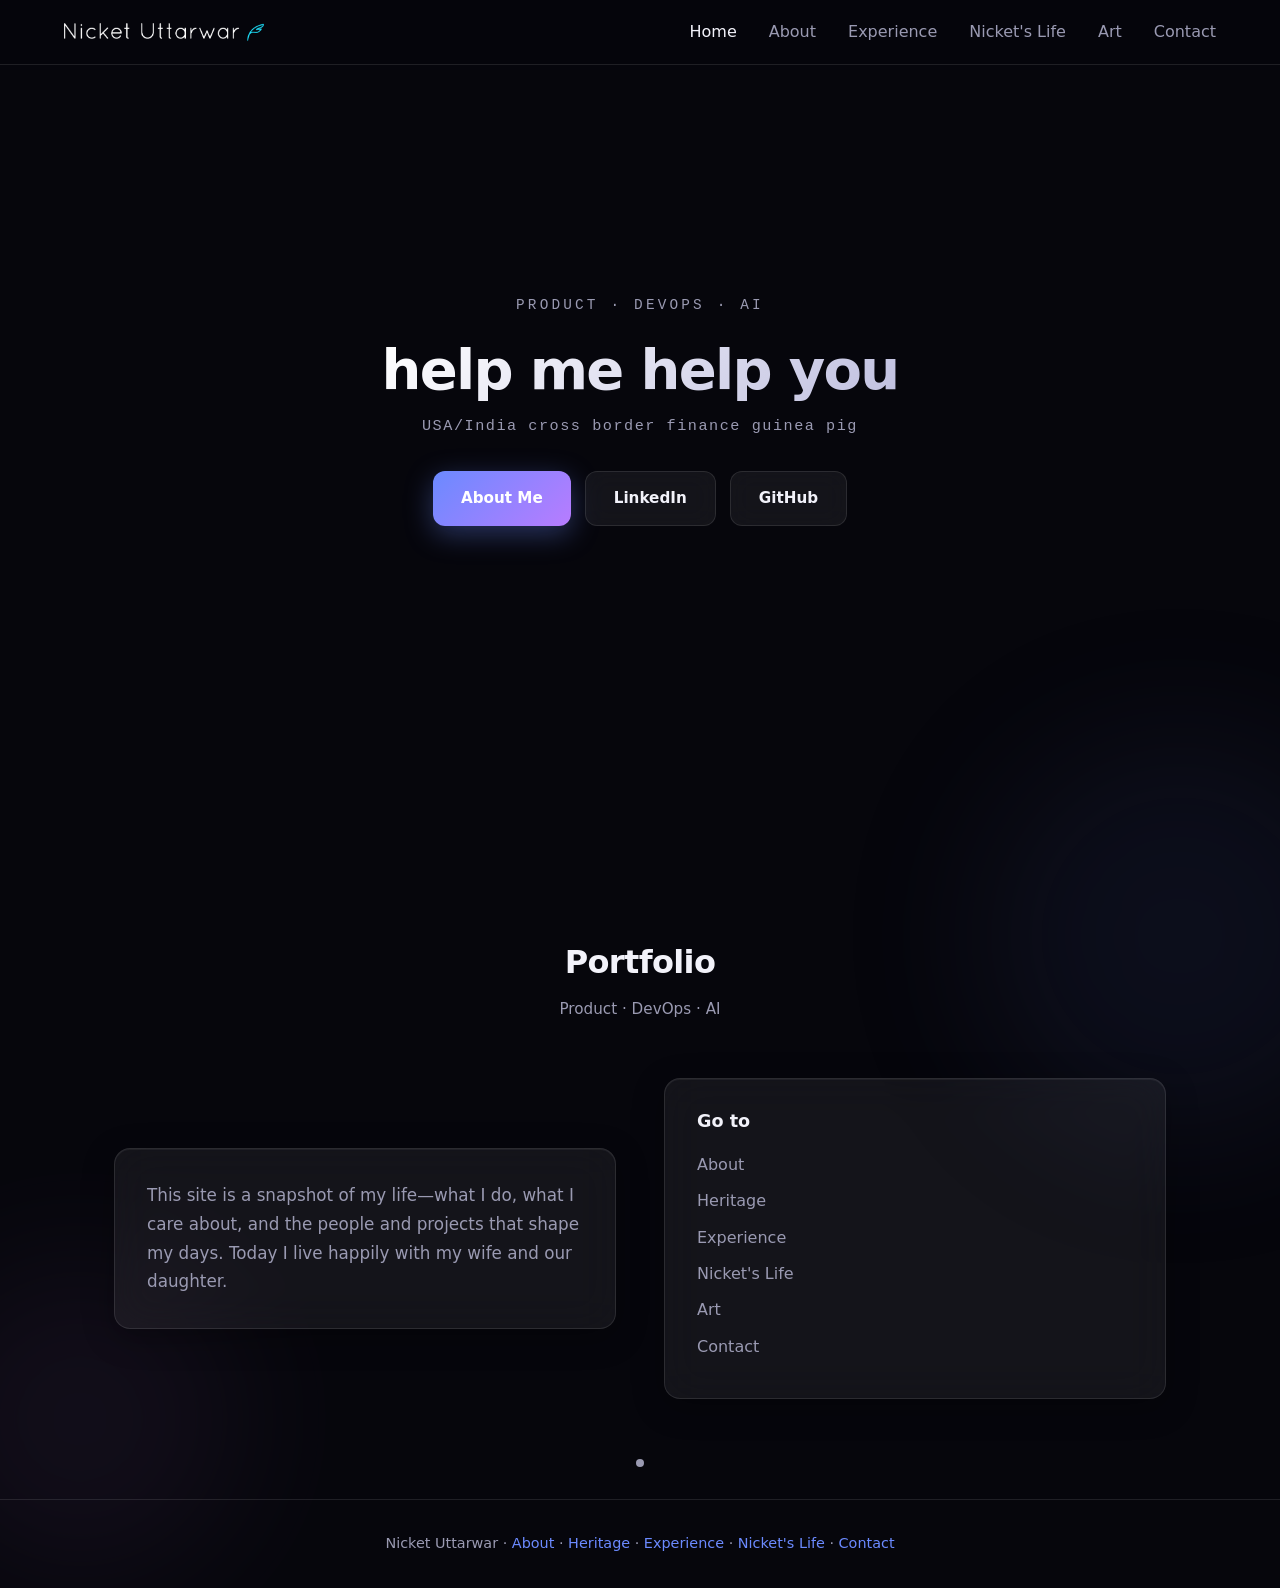
<file: combined/index.html>
<!DOCTYPE html>
<html lang="en">
<head>
	<meta charset="utf-8">
	<meta name="viewport" content="width=device-width, initial-scale=1, viewport-fit=cover">
	<meta name="theme-color" content="#06060c">
	<meta name="description" content="Nicket Uttarwar — Product, DevOps, AI. Head of Sales at PIAS. Portfolio.">
	<meta name="robots" content="index, follow, max-image-preview:large">
	<link rel="canonical" href="https://nicketuttarwar.com/">
	<meta property="og:type" content="website">
	<meta property="og:url" content="https://nicketuttarwar.com/">
	<meta property="og:title" content="Nicket Uttarwar — Product · DevOps · AI">
	<meta property="og:description" content="Nicket Uttarwar — Product, DevOps, AI. Head of Sales at PIAS. Portfolio.">
	<meta property="og:image" content="https://nicketuttarwar.com/images/logo.png">
	<meta property="og:locale" content="en_US">
	<meta name="twitter:card" content="summary">
	<meta name="twitter:title" content="Nicket Uttarwar — Product · DevOps · AI">
	<meta name="twitter:description" content="Nicket Uttarwar — Product, DevOps, AI. Head of Sales at PIAS. Portfolio.">
	<title>Nicket Uttarwar — Product · DevOps · AI</title>
	<link href="css/style.css" rel="stylesheet">
	<script type="application/ld+json">
	{"@context":"https://schema.org","@graph":[{"@type":"WebSite","@id":"https://nicketuttarwar.com/#website","name":"Nicket Uttarwar","url":"https://nicketuttarwar.com/","description":"Personal portfolio: product, DevOps, AI, career, life, and art.","inLanguage":"en-US","publisher":{"@id":"https://nicketuttarwar.com/#person"}},{"@type":"Person","@id":"https://nicketuttarwar.com/#person","name":"Nicket Uttarwar","url":"https://nicketuttarwar.com/","email":"mailto:nicket@uttarwar.com","sameAs":["https://www.linkedin.com/in/nicket-uttarwar/","https://github.com/NicketUttarwar"],"jobTitle":"Head of Sales","worksFor":{"@type":"Organization","name":"PIAS"}}]}
	</script>
</head>
<body>
	<a class="skip-link" href="#main-content">Skip to main content</a>
	<header class="main-nav">
		<nav class="nav-inner">
			<input type="checkbox" id="nav-toggle" class="nav-check" hidden aria-hidden="true">
			<a href="./" class="nav-logo"><img src="images/logo.png" alt="Nicket Uttarwar" class="nav-logo-img"></a>
			<ul class="nav-links">
				<li><a href="./" class="nav-active" aria-current="page">Home</a></li>
				<li><a href="about/">About</a></li>
				<li><a href="experience/">Experience</a></li>
				<li><a href="life/">Nicket's Life</a></li>
				<li><a href="art/">Art</a></li>
				<li><a href="contact/">Contact</a></li>
			</ul>
			<label for="nav-toggle" class="nav-toggle" aria-label="Toggle menu">
				<span></span><span></span><span></span>
			</label>
		</nav>
	</header>

	<main id="main-content" tabindex="-1">
		<section class="hero" id="home">
			<div class="hero-content">
				<p class="hero-label">Product · DevOps · AI</p>
				<h1 class="hero-title">help me help you</h1>
				<p class="hero-subtitle">USA/India cross border finance guinea pig</p>
				<div class="hero-actions">
					<a href="about/" class="btn btn-primary">About Me</a>
					<a href="https://www.linkedin.com/in/nicket-uttarwar/" target="_blank" rel="noopener" class="btn btn-glass">LinkedIn</a>
					<a href="https://github.com/NicketUttarwar" target="_blank" rel="noopener" class="btn btn-glass">GitHub</a>
				</div>
			</div>
			<div class="scroll-hint">
				<span class="scroll-dot"></span>
			</div>
		</section>

		<section class="section intro-section" id="intro">
			<div class="blob blob-1"></div>
			<div class="blob blob-2"></div>
			<div class="container">
				<div class="section-header">
					<h2>Portfolio</h2>
					<p>Product · DevOps · AI</p>
				</div>
				<div class="intro-grid intro-grid--compact">
					<div class="intro-text glass-panel">
						<p>This site is a snapshot of my life—what I do, what I care about, and the people and projects that shape my days. Today I live happily with my wife and our daughter.</p>
					</div>
					<div class="intro-links glass-panel">
						<h3>Go to</h3>
						<ul class="page-links">
							<li><a href="about/">About</a></li>
							<li><a href="about/#heritage">Heritage</a></li>
							<li><a href="experience/">Experience</a></li>
							<li><a href="life/">Nicket's Life</a></li>
							<li><a href="art/">Art</a></li>
							<li><a href="contact/">Contact</a></li>
						</ul>
					</div>
				</div>
			</div>
		</section>
	</main>

	<footer class="main-footer">
		<div class="container">
			<p>Nicket Uttarwar · <a href="about/">About</a> · <a href="about/#heritage">Heritage</a> · <a href="experience/">Experience</a> · <a href="life/">Nicket's Life</a> · <a href="contact/">Contact</a></p>
		</div>
	</footer>
	<script defer src="js/portfolio-images.js"></script>
</body>
</html>
</file>
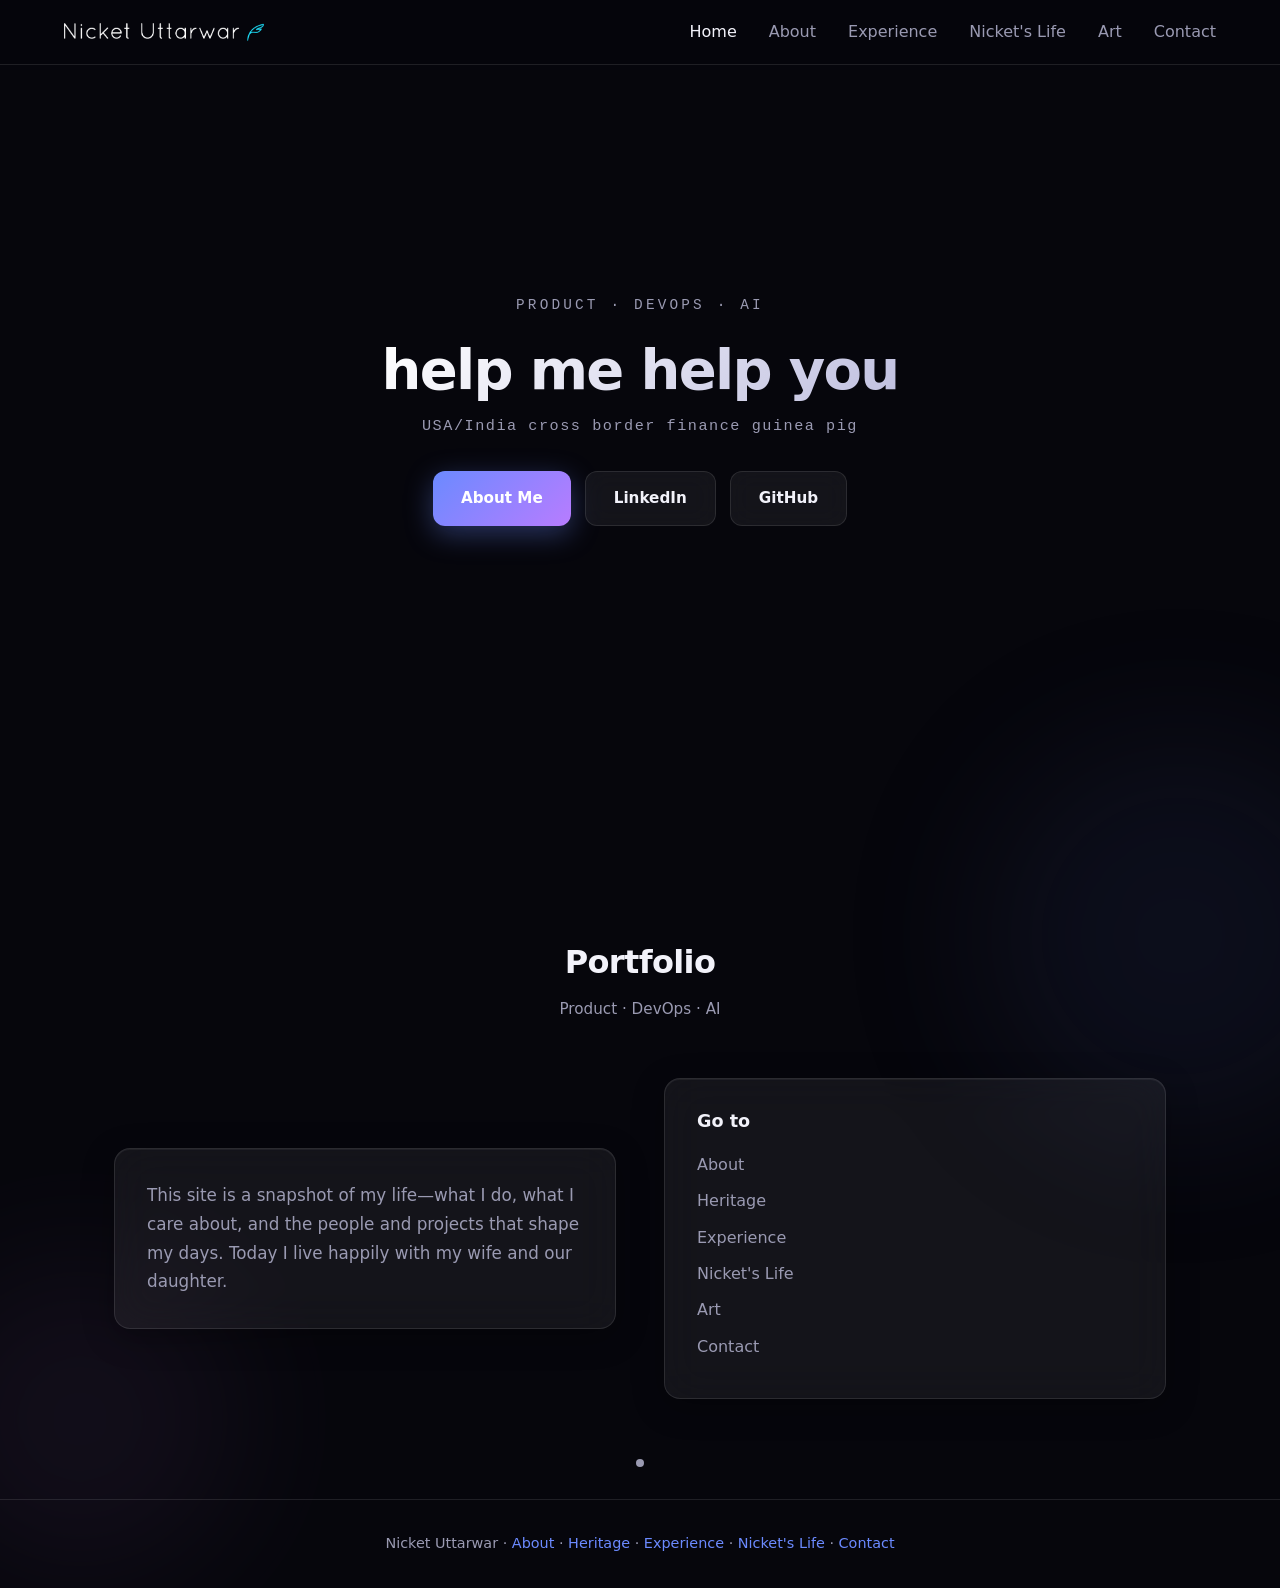
<file: nicketuttarwar.com/index.html>
<!DOCTYPE html>
<html lang="en">
<head>
	<meta charset="utf-8">
	<meta name="viewport" content="width=device-width, initial-scale=1, viewport-fit=cover">
	<meta name="theme-color" content="#06060c">
	<meta name="description" content="Nicket Uttarwar — Product, DevOps, AI. Head of Sales at PIAS. Portfolio.">
	<title>Nicket Uttarwar — Product · DevOps · AI</title>
	<link href="css/style.css" rel="stylesheet">
</head>
<body>
	<header class="main-nav">
		<nav class="nav-inner">
			<input type="checkbox" id="nav-toggle" class="nav-check" hidden aria-hidden="true">
			<a href="./" class="nav-logo"><img src="images/logo.png" alt="Nicket Uttarwar" class="nav-logo-img"></a>
			<ul class="nav-links">
				<li><a href="./" class="nav-active">Home</a></li>
				<li><a href="about/">About</a></li>
				<li><a href="experience/">Experience</a></li>
				<li><a href="life/">Nicket's Life</a></li>
				<li><a href="art/">Art</a></li>
				<li><a href="contact/">Contact</a></li>
			</ul>
			<label for="nav-toggle" class="nav-toggle" aria-label="Toggle menu">
				<span></span><span></span><span></span>
			</label>
		</nav>
	</header>

	<main>
		<section class="hero" id="home">
			<div class="hero-content">
				<p class="hero-label">Product · DevOps · AI</p>
				<h1 class="hero-title">help me help you</h1>
				<p class="hero-subtitle">USA/India cross border finance guinea pig</p>
				<div class="hero-actions">
					<a href="about/" class="btn btn-primary">About Me</a>
					<a href="https://www.linkedin.com/in/nicket-uttarwar/" target="_blank" rel="noopener" class="btn btn-glass">LinkedIn</a>
					<a href="https://github.com/NicketUttarwar" target="_blank" rel="noopener" class="btn btn-glass">GitHub</a>
				</div>
			</div>
			<div class="scroll-hint">
				<span class="scroll-dot"></span>
			</div>
		</section>

		<section class="section intro-section" id="intro">
			<div class="blob blob-1"></div>
			<div class="blob blob-2"></div>
			<div class="container">
				<div class="section-header">
					<h2>Portfolio</h2>
					<p>Product · DevOps · AI</p>
				</div>
				<div class="intro-grid intro-grid--compact">
					<div class="intro-text glass-panel">
						<p>This site is a snapshot of my life—what I do, what I care about, and the people and projects that shape my days. Today I live happily with my wife and our daughter.</p>
					</div>
					<div class="intro-links glass-panel">
						<h3>Go to</h3>
						<ul class="page-links">
							<li><a href="about/">About</a></li>
							<li><a href="about/#heritage">Heritage</a></li>
							<li><a href="experience/">Experience</a></li>
							<li><a href="life/">Nicket's Life</a></li>
							<li><a href="art/">Art</a></li>
							<li><a href="contact/">Contact</a></li>
						</ul>
					</div>
				</div>
			</div>
		</section>
	</main>

	<footer class="main-footer">
		<div class="container">
			<p>Nicket Uttarwar · <a href="about/">About</a> · <a href="about/#heritage">Heritage</a> · <a href="experience/">Experience</a> · <a href="life/">Nicket's Life</a> · <a href="contact/">Contact</a></p>
		</div>
	</footer>
</body>
</html>
</file>
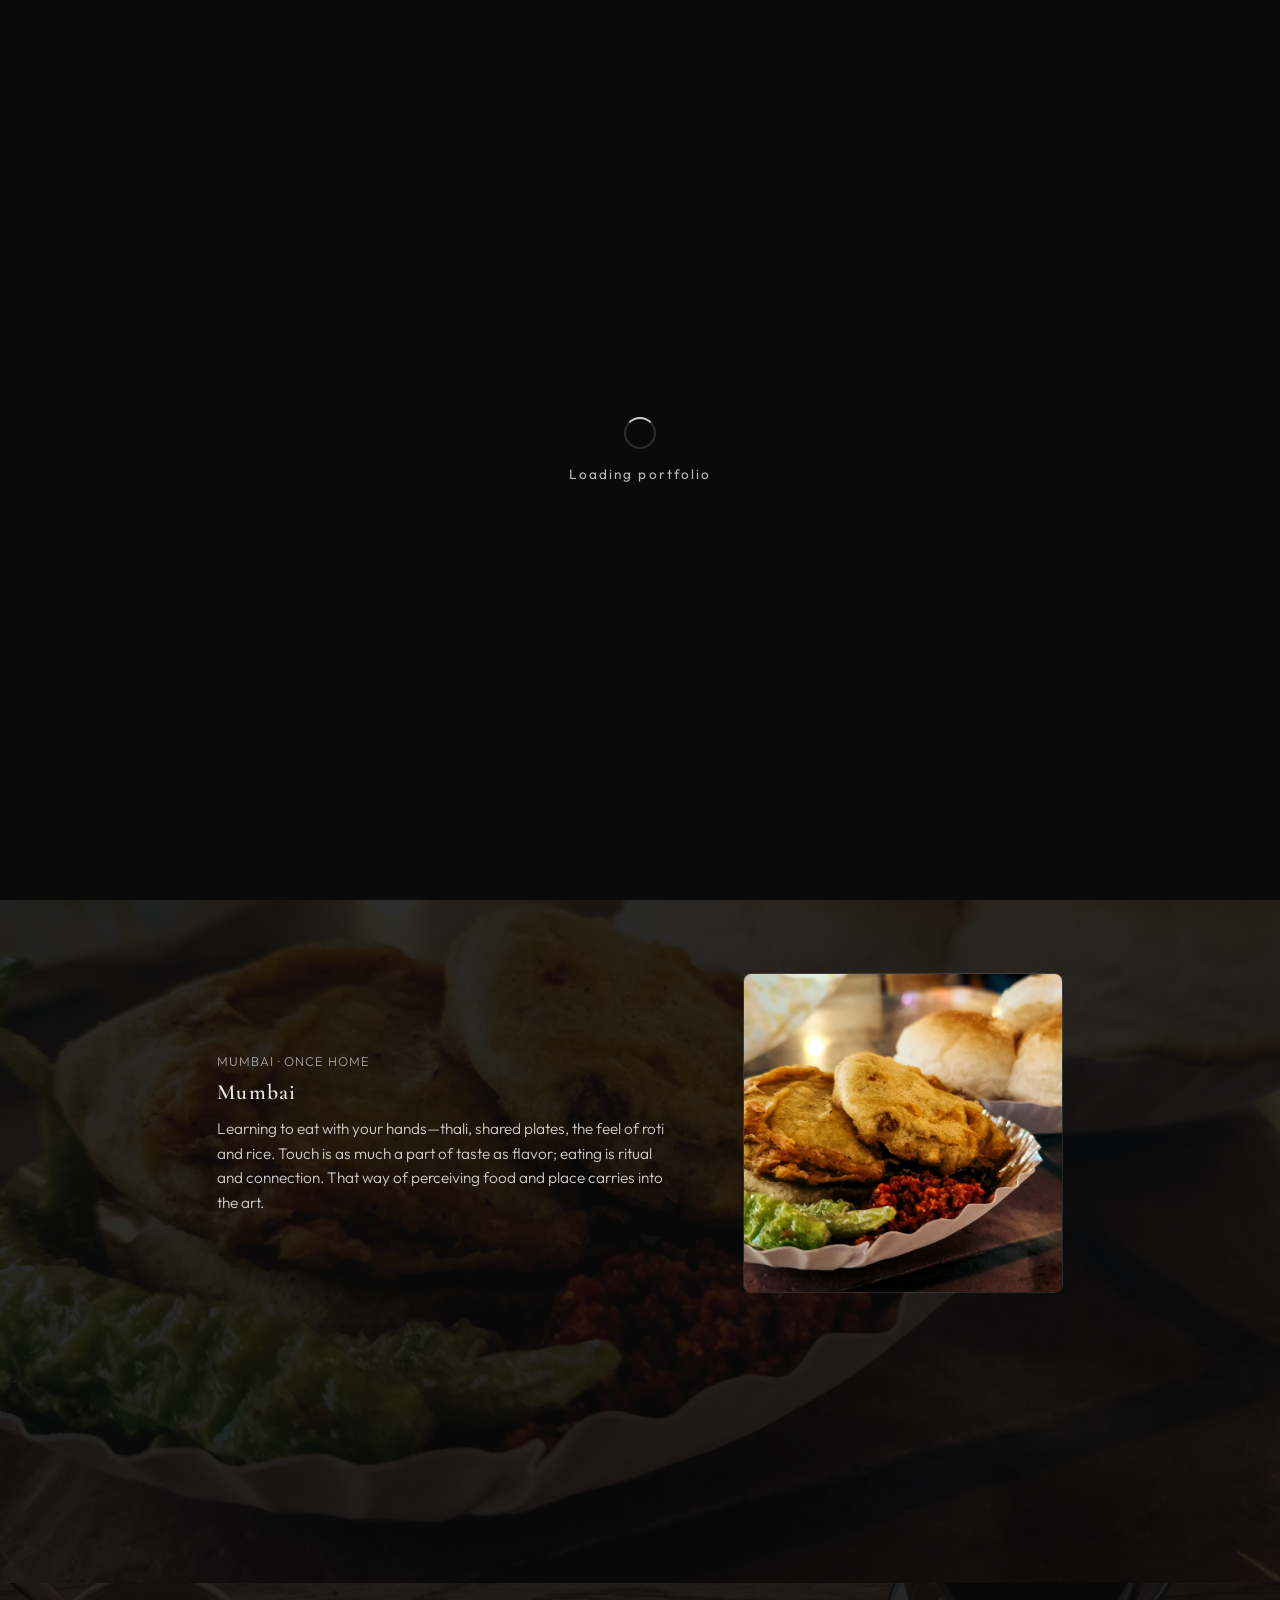
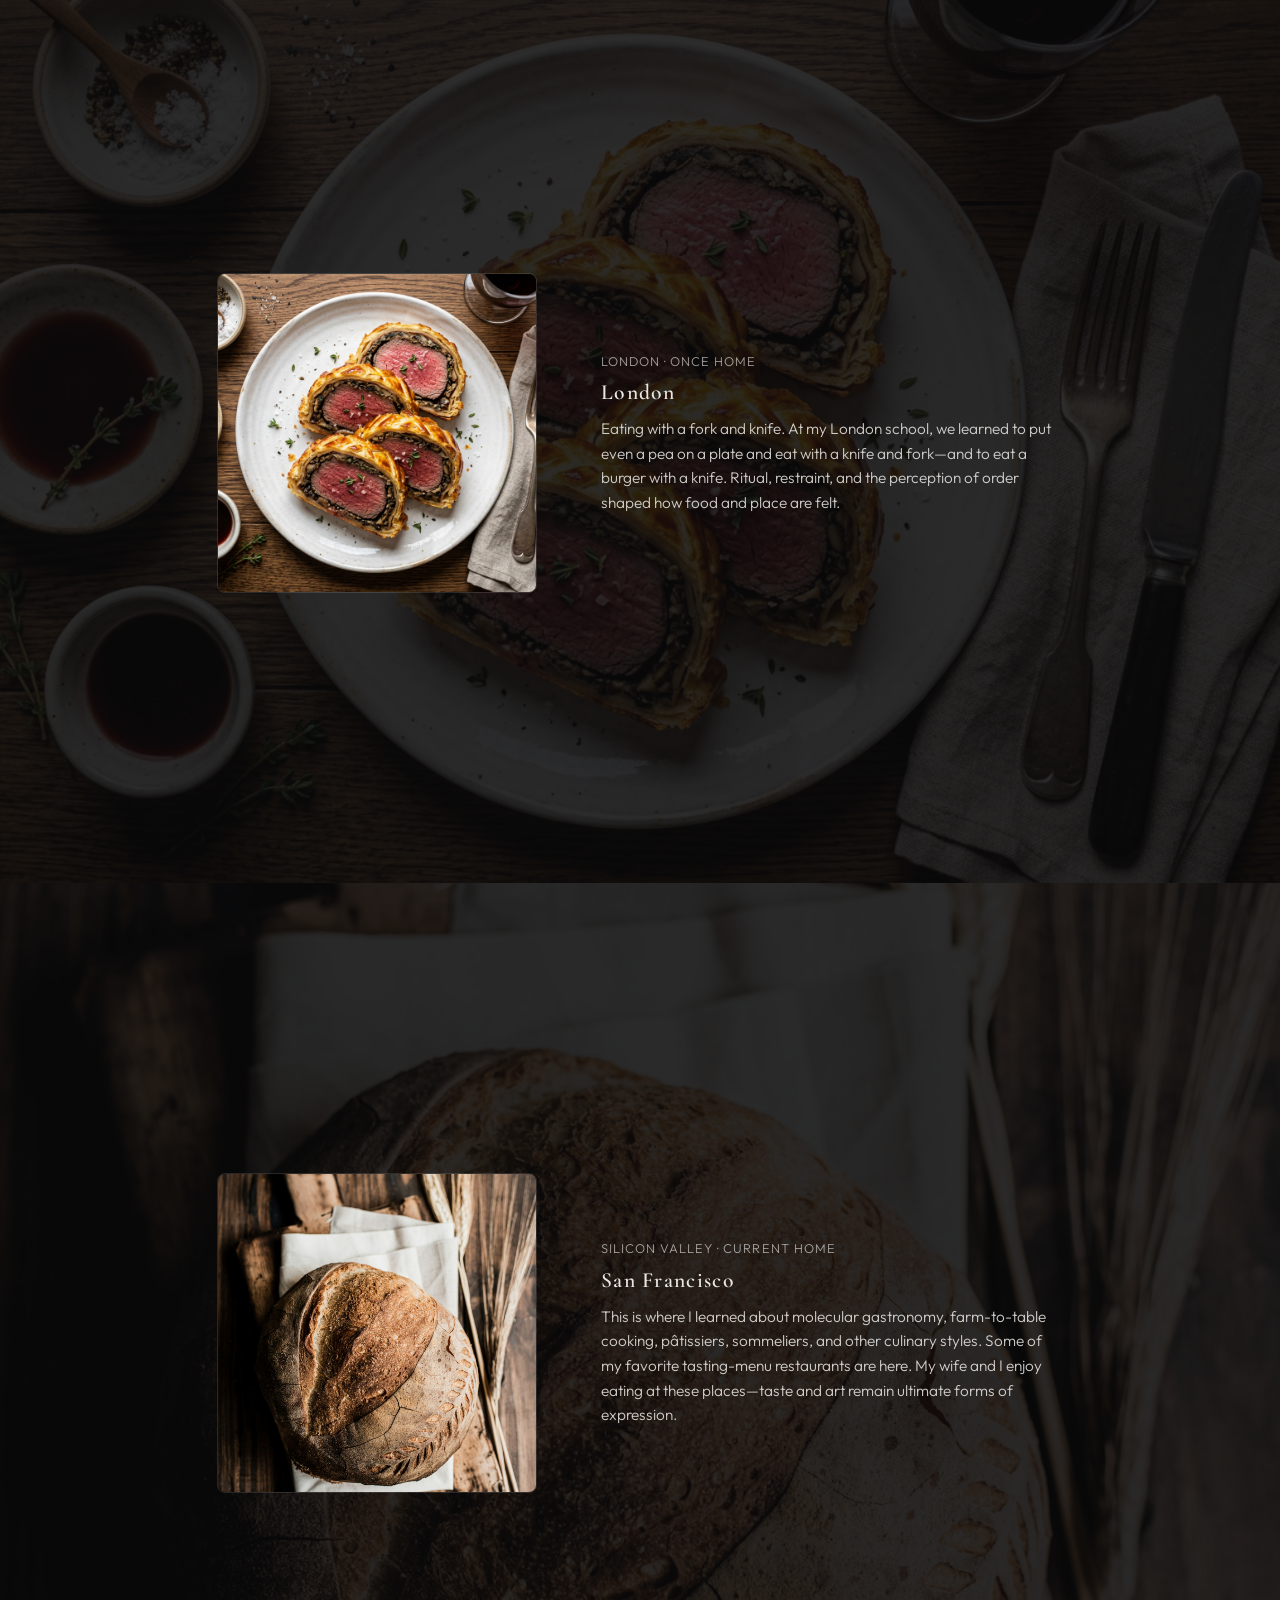
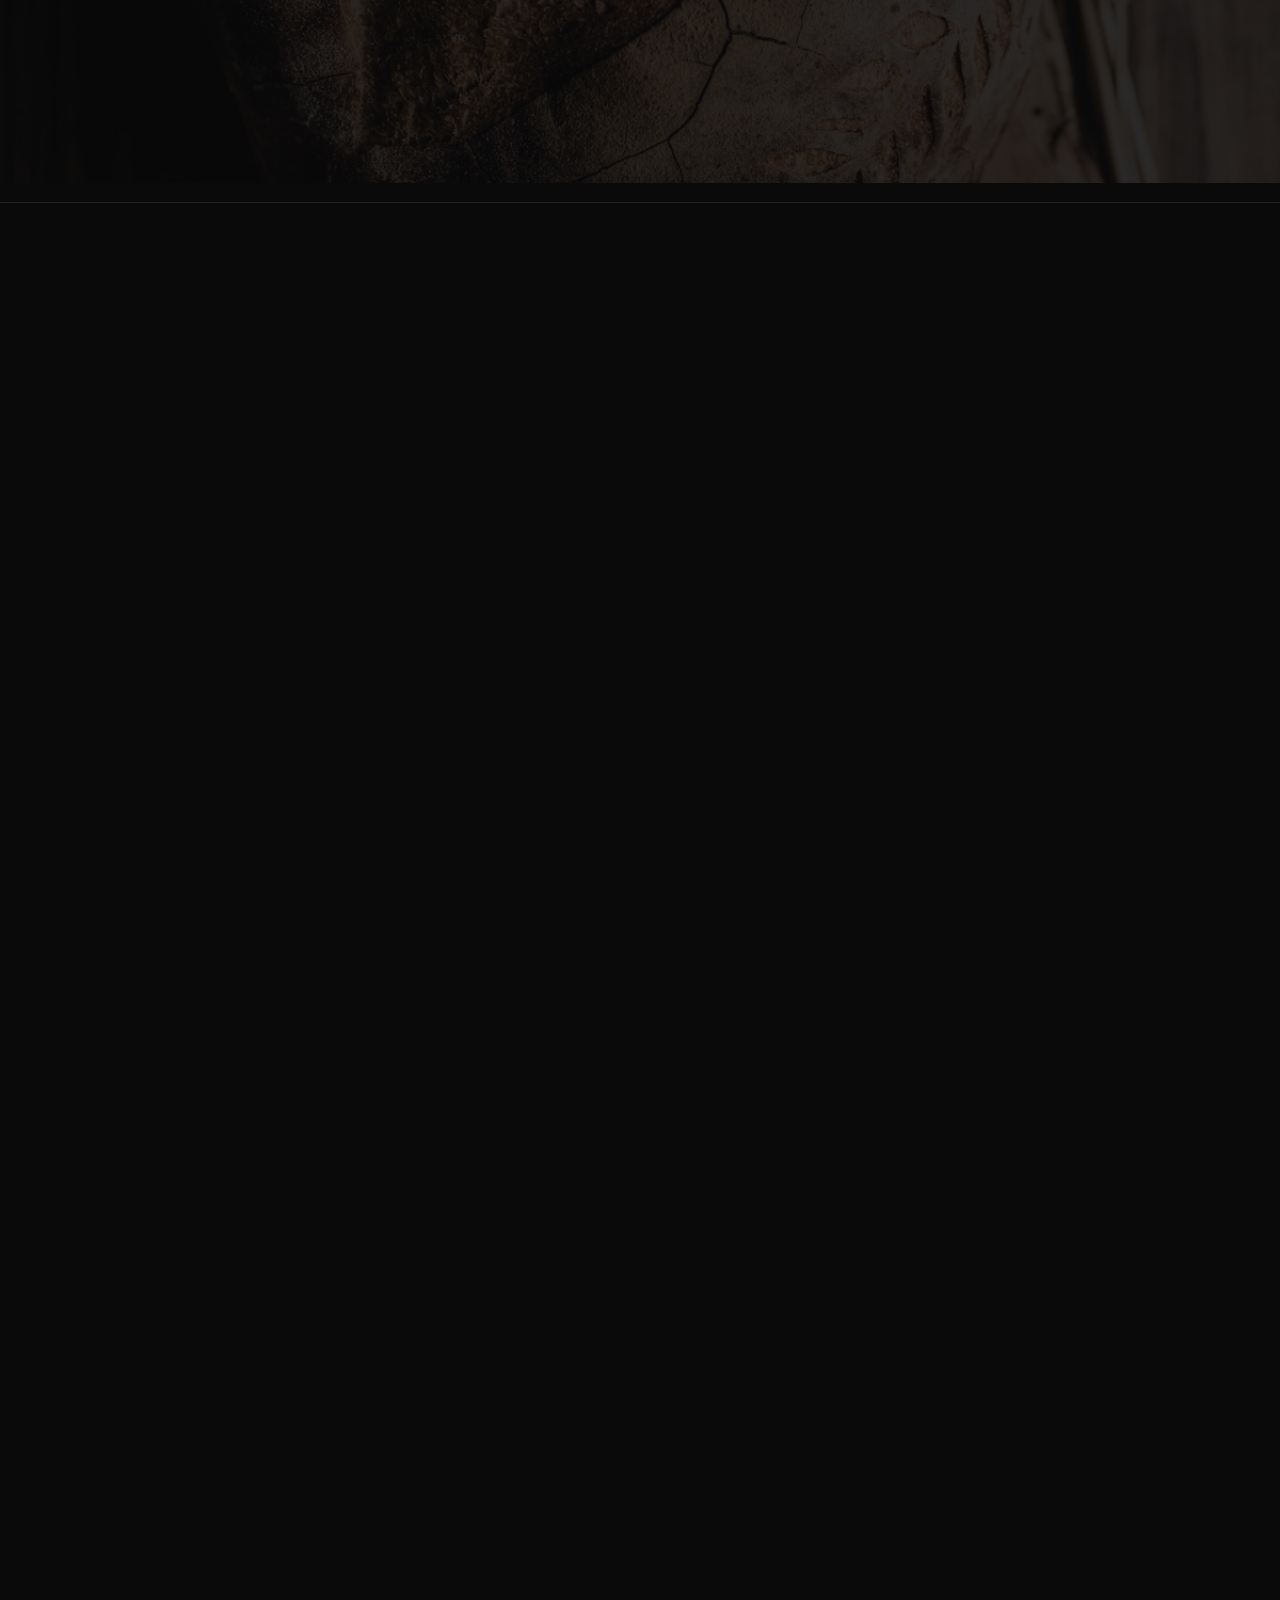
<file: uttarwarart.com/index.html>
<!DOCTYPE html>
<html lang="en">
<head>
  <meta charset="UTF-8" />
  <meta name="viewport" content="width=device-width, initial-scale=1.0" />
  <title>Uttarwar Art — Portfolio</title>
  <link rel="preconnect" href="https://fonts.googleapis.com" />
  <link rel="preconnect" href="https://fonts.gstatic.com" crossorigin />
  <link href="https://fonts.googleapis.com/css2?family=Cormorant+Garamond:ital,wght@0,400;0,600;1,400&family=Outfit:wght@300;500&display=swap" rel="stylesheet" />
  <style>
    * {
      margin: 0;
      padding: 0;
      box-sizing: border-box;
    }
    html {
      scroll-behavior: smooth;
    }
    body {
      font-family: 'Outfit', sans-serif;
      background: #0a0a0b;
      color: #e8e6e3;
      overflow-x: hidden;
    }
    #canvas-wrap {
      position: fixed;
      inset: 0;
      z-index: 0;
    }
    #canvas-wrap canvas {
      display: block;
      width: 100%;
      height: 100%;
    }
    #scroll-spacer {
      height: 300vh;
      pointer-events: none;
      position: relative;
      z-index: 1;
    }
    .title-overlay {
      position: fixed;
      left: 0;
      right: 0;
      top: 0;
      z-index: 2;
      padding: clamp(1rem, 3vw, 2rem) clamp(1.5rem, 5vw, 3rem);
      display: flex;
      justify-content: space-between;
      align-items: center;
      background: linear-gradient(to bottom, rgba(10,10,11,0.85) 0%, transparent 100%);
      pointer-events: none;
    }
    .title-overlay h1 {
      font-family: 'Cormorant Garamond', serif;
      font-weight: 600;
      font-size: clamp(1.25rem, 2.5vw, 1.75rem);
      letter-spacing: 0.12em;
      text-transform: uppercase;
    }
    .title-overlay .hint {
      font-size: 0.75rem;
      font-weight: 300;
      letter-spacing: 0.2em;
      opacity: 0.7;
    }
    .progress-dots {
      display: flex;
      flex-direction: column;
      gap: 0.75rem;
      pointer-events: none;
    }
    .progress-dots {
      transition: opacity 0.4s ease;
    }
    .progress-dots .dot {
      width: 6px;
      height: 6px;
      border-radius: 50%;
      background: rgba(255,255,255,0.25);
      transition: background 0.3s ease, transform 0.3s ease;
    }
    .progress-dots .dot.active {
      background: rgba(255,255,255,0.95);
      transform: scale(1.4);
    }
    /* ——— Right-side scroll section: progress bar + artwork navigation ——— */
    .scroll-progress-wrap {
      position: fixed;
      right: clamp(1rem, 3vw, 2rem);
      top: 50%;
      transform: translateY(-50%);
      z-index: 2;
      display: flex;
      flex-direction: column;
      align-items: center;
      gap: 0.5rem;
      pointer-events: none;
      padding: 1rem 0.75rem;
      background: rgba(10, 10, 11, 0.6);
      border: 1px solid rgba(232, 230, 227, 0.15);
      border-radius: 12px;
      box-shadow: 0 4px 24px rgba(0, 0, 0, 0.3);
    }
    .scroll-progress-wrap .scroll-section-label {
      font-size: 0.55rem;
      font-weight: 500;
      letter-spacing: 0.25em;
      text-transform: uppercase;
      color: rgba(232, 230, 227, 0.45);
      margin-bottom: 0.25rem;
    }
    .scroll-progress-wrap .scroll-section-dots {
      display: flex;
      flex-direction: column;
      align-items: center;
      gap: 0.35rem;
    }
    .scroll-progress-wrap .scroll-progress-about,
    .scroll-progress-wrap .scroll-progress-artworks {
      font-size: 0.6rem;
      font-weight: 500;
      letter-spacing: 0.15em;
      text-transform: uppercase;
      opacity: 0.6;
    }
    .scroll-progress-wrap .progress-dots {
      margin-top: 0;
    }
    /* Current artwork label (updates when scrolling through artworks) */
    .piece-label-wrap {
      position: fixed;
      bottom: clamp(1rem, 3vw, 2rem);
      left: clamp(1.5rem, 5vw, 3rem);
      z-index: 2;
      pointer-events: none;
    }
    .piece-label-wrap .piece-label-doc {
      font-size: 0.55rem;
      font-weight: 500;
      letter-spacing: 0.2em;
      text-transform: uppercase;
      color: rgba(232, 230, 227, 0.5);
      margin-bottom: 0.2rem;
    }
    .piece-label {
      transition: opacity 0.4s ease;
      font-family: 'Cormorant Garamond', serif;
      font-size: clamp(0.9rem, 1.5vw, 1.1rem);
      font-weight: 400;
      letter-spacing: 0.08em;
      opacity: 0.85;
    }
    #loading {
      position: fixed;
      inset: 0;
      z-index: 10;
      background: #0a0a0b;
      display: flex;
      align-items: center;
      justify-content: center;
      flex-direction: column;
      gap: 1rem;
      transition: opacity 0.5s ease;
    }
    #loading.hidden {
      opacity: 0;
      pointer-events: none;
    }
    #loading .spinner {
      width: 32px;
      height: 32px;
      border: 2px solid rgba(255,255,255,0.15);
      border-top-color: rgba(255,255,255,0.8);
      border-radius: 50%;
      animation: spin 0.8s linear infinite;
    }
    @keyframes spin { to { transform: rotate(360deg); } }
    #loading .text { font-size: 0.85rem; letter-spacing: 0.15em; opacity: 0.8; }

    /* ——— Culinary carousel: edge-to-edge, continuous scroll ——— */
    #culinary-carousel {
      position: relative;
      z-index: 1;
      padding-top: clamp(4.5rem, 14vh, 7rem);
      padding-bottom: clamp(1.5rem, 4vw, 2.5rem);
      padding-left: 0;
      padding-right: 0;
      width: 100vw;
      margin-left: calc(-50vw + 50%);
      background: linear-gradient(to bottom, rgba(10,10,11,0.4) 0%, rgba(10,10,11,0.75) 100%);
      border-bottom: 1px solid rgba(232, 230, 227, 0.1);
      overflow: hidden;
    }
    #culinary-carousel .carousel-inner {
      width: 100%;
      max-width: none;
      overflow: hidden;
    }
    #culinary-carousel .carousel-track {
      display: flex;
      width: 200%;
      animation: culinary-scroll 60s linear infinite;
    }
    @keyframes culinary-scroll {
      0% { transform: translateX(0); }
      100% { transform: translateX(-50%); }
    }
    #culinary-carousel .carousel-slide {
      flex: 0 0 8.333%;
      position: relative;
      height: 100px;
    }
    #culinary-carousel .carousel-slide .slide-icon {
      position: absolute;
      inset: 0;
      display: flex;
      align-items: center;
      justify-content: center;
      padding: 1.5rem;
    }
    #culinary-carousel .carousel-slide .slide-icon svg {
      width: 100%;
      height: 100%;
      object-fit: contain;
      display: block;
    }
    #culinary-carousel .carousel-slide .slide-caption {
      position: absolute;
      bottom: 0;
      left: 0;
      right: 0;
      padding: 1rem 1.25rem;
      background: linear-gradient(to top, rgba(0,0,0,0.85), transparent);
      font-size: 0.7rem;
      font-weight: 500;
      letter-spacing: 0.2em;
      text-transform: uppercase;
      color: rgba(232, 230, 227, 0.9);
    }

    /* About section: intro (50vh) + 3 culture blocks (100vh each) = 350vh */
    /* ——— Above section: About (intro + culture blocks) ——— */
    #about {
      min-height: 350vh;
      position: relative;
      z-index: 1;
      border-bottom: 1px solid rgba(232, 230, 227, 0.12);
    }
    #about .section-badge {
      position: sticky;
      top: clamp(4rem, 12vh, 6rem);
      left: clamp(1.5rem, 5vw, 3rem);
      z-index: 2;
      font-size: 0.6rem;
      font-weight: 500;
      letter-spacing: 0.2em;
      text-transform: uppercase;
      color: rgba(232, 230, 227, 0.5);
      margin-bottom: -2rem;
      pointer-events: none;
    }
    #about .about-intro {
      min-height: 50vh;
      display: flex;
      flex-direction: column;
      align-items: center;
      justify-content: center;
      text-align: center;
      padding: clamp(2rem, 6vw, 4rem) clamp(1.5rem, 5vw, 3rem);
    }
    #about .about-heading {
      font-family: 'Cormorant Garamond', serif;
      font-weight: 600;
      font-size: clamp(1.5rem, 3vw, 2rem);
      letter-spacing: 0.06em;
      color: #e8e6e3;
      margin-bottom: clamp(1rem, 2vw, 1.5rem);
    }
    #about .about-text {
      font-size: clamp(0.9rem, 1.4vw, 1.05rem);
      font-weight: 300;
      line-height: 1.65;
      color: rgba(232, 230, 227, 0.9);
      max-width: 48ch;
    }
    #about .culture-block {
      min-height: 100vh;
      display: flex;
      align-items: center;
      justify-content: center;
      gap: clamp(2rem, 5vw, 4rem);
      padding: clamp(2rem, 5vw, 3rem) clamp(1.5rem, 5vw, 3rem);
      position: relative;
      overflow: hidden;
    }
    #about .culture-block::before {
      content: '';
      position: absolute;
      inset: 0;
      background-image: var(--bg-image);
      background-size: cover;
      background-position: center;
      opacity: 0.14;
      z-index: 0;
    }
    #about .culture-block > * {
      position: relative;
      z-index: 1;
    }
    #about .culture-block:nth-child(2) { flex-direction: row; }
    #about .culture-block:nth-child(3) { flex-direction: row-reverse; }
    #about .culture-block:nth-child(4) { flex-direction: row; }
    #about .culture-image-wrap {
      flex-shrink: 0;
      will-change: transform;
    }
    #about .culture-image-wrap img {
      width: clamp(180px, 28vw, 320px);
      height: clamp(180px, 28vw, 320px);
      object-fit: cover;
      border-radius: 8px;
      border: 1px solid rgba(255,255,255,0.12);
      display: block;
    }
    #about .culture-text {
      max-width: 42ch;
    }
    #about .culture-text h3 {
      font-family: 'Cormorant Garamond', serif;
      font-weight: 600;
      font-size: clamp(1.1rem, 2vw, 1.35rem);
      letter-spacing: 0.06em;
      margin-bottom: 0.75rem;
      color: #e8e6e3;
    }
    #about .culture-text p {
      font-size: clamp(0.85rem, 1.2vw, 1rem);
      font-weight: 300;
      line-height: 1.6;
      color: rgba(232, 230, 227, 0.88);
    }
    #about .culture-text .home-note {
      font-size: clamp(0.75rem, 1vw, 0.85rem);
      letter-spacing: 0.08em;
      text-transform: uppercase;
      opacity: 0.75;
      margin-bottom: 0.5rem;
    }
  </style>
</head>
<body>
  <div id="loading">
    <div class="spinner" aria-hidden="true"></div>
    <span class="text">Loading portfolio</span>
  </div>

  <section id="culinary-carousel" aria-label="Culinary journey: kitchen tools">
    <div class="carousel-inner">
      <div class="carousel-track" id="carousel-track">
        <div class="carousel-slide">
          <div class="slide-icon" aria-hidden="true"><svg viewBox="0 0 64 64" fill="none" xmlns="http://www.w3.org/2000/svg" stroke="rgba(232,230,227,0.9)" stroke-width="1.5" stroke-linecap="round" stroke-linejoin="round"><path d="M32 8v48M28 12h8M26 20h12M24 28h16M22 36h20M24 44h16"/><ellipse cx="32" cy="54" rx="6" ry="2"/></svg></div>
          <span class="slide-caption">Whisk</span>
        </div>
        <div class="carousel-slide">
          <div class="slide-icon" aria-hidden="true"><svg viewBox="0 0 64 64" fill="none" xmlns="http://www.w3.org/2000/svg" stroke="rgba(232,230,227,0.9)" stroke-width="1.5" stroke-linecap="round" stroke-linejoin="round"><rect x="20" y="44" width="24" height="4" rx="1"/><path d="M32 44V28M28 28h8"/><path d="M32 28l-4-8h8l-4 8"/><circle cx="32" cy="16" r="4"/><path d="M20 20h24M18 24h28"/><ellipse cx="32" cy="22" rx="8" ry="3"/></svg></div>
          <span class="slide-caption">Weight scale</span>
        </div>
        <div class="carousel-slide">
          <div class="slide-icon" aria-hidden="true"><svg viewBox="0 0 64 64" fill="none" xmlns="http://www.w3.org/2000/svg" stroke="rgba(232,230,227,0.9)" stroke-width="1.5" stroke-linecap="round" stroke-linejoin="round"><rect x="18" y="12" width="28" height="36" rx="2"/><path d="M32 12v-4M28 8h8"/><path d="M24 52h16M28 56h8"/><circle cx="32" cy="28" r="4"/></svg></div>
          <span class="slide-caption">Blender</span>
        </div>
        <div class="carousel-slide">
          <div class="slide-icon" aria-hidden="true"><svg viewBox="0 0 64 64" fill="none" xmlns="http://www.w3.org/2000/svg" stroke="rgba(232,230,227,0.9)" stroke-width="1.5" stroke-linecap="round" stroke-linejoin="round"><path d="M20 20v24M44 20v24M20 32c0 6 5 10 12 10s12-4 12-10M32 42v6M28 48h8"/></svg></div>
          <span class="slide-caption">Tongs</span>
        </div>
        <div class="carousel-slide">
          <div class="slide-icon" aria-hidden="true"><svg viewBox="0 0 64 64" fill="none" xmlns="http://www.w3.org/2000/svg" stroke="rgba(232,230,227,0.9)" stroke-width="1.5" stroke-linecap="round" stroke-linejoin="round"><path d="M18 18h28l-4 28H22L18 18z"/><path d="M22 18V14a4 4 0 0 1 4-4h12a4 4 0 0 1 4 4v4"/></svg></div>
          <span class="slide-caption">Spatula</span>
        </div>
        <div class="carousel-slide">
          <div class="slide-icon" aria-hidden="true"><svg viewBox="0 0 64 64" fill="none" xmlns="http://www.w3.org/2000/svg" stroke="rgba(232,230,227,0.9)" stroke-width="1.5" stroke-linecap="round" stroke-linejoin="round"><circle cx="32" cy="32" r="12"/><path d="M32 20v24M26 26h12M26 32h12M26 38h12"/><path d="M20 32c0-2 1-4 2-5M44 32c0 2-1 4-2 5"/></svg></div>
          <span class="slide-caption">Kitchen scissors</span>
        </div>
        <div class="carousel-slide">
          <div class="slide-icon" aria-hidden="true"><svg viewBox="0 0 64 64" fill="none" xmlns="http://www.w3.org/2000/svg" stroke="rgba(232,230,227,0.9)" stroke-width="1.5" stroke-linecap="round" stroke-linejoin="round"><path d="M32 8l4 44H28L32 8z"/><path d="M20 52h24M28 20l-8 32M36 20l8 32"/></svg></div>
          <span class="slide-caption">Knife</span>
        </div>
        <div class="carousel-slide">
          <div class="slide-icon" aria-hidden="true"><svg viewBox="0 0 64 64" fill="none" xmlns="http://www.w3.org/2000/svg" stroke="rgba(232,230,227,0.9)" stroke-width="1.5" stroke-linecap="round" stroke-linejoin="round"><path d="M28 14c-4 0-8 4-8 10v24h24V24c0-6-4-10-8-10M32 48v4M28 52h8"/><path d="M36 20l-4 20M32 24l-4 16"/></svg></div>
          <span class="slide-caption">Ladle & wooden spoon</span>
        </div>
        <div class="carousel-slide">
          <div class="slide-icon" aria-hidden="true"><svg viewBox="0 0 64 64" fill="none" xmlns="http://www.w3.org/2000/svg" stroke="rgba(232,230,227,0.9)" stroke-width="1.5" stroke-linecap="round" stroke-linejoin="round"><path d="M24 16h6l18 36H24L24 16z"/><path d="M30 16V12a3 3 0 0 1 6 0v4"/><path d="M26 24h14M24 32h18"/></svg></div>
          <span class="slide-caption">Peeler</span>
        </div>
        <div class="carousel-slide">
          <div class="slide-icon" aria-hidden="true"><svg viewBox="0 0 64 64" fill="none" xmlns="http://www.w3.org/2000/svg" stroke="rgba(232,230,227,0.9)" stroke-width="1.5" stroke-linecap="round" stroke-linejoin="round"><rect x="18" y="14" width="28" height="36" rx="1"/><path d="M22 22h4M22 28h4M22 34h4M22 40h4M34 22h4M34 28h4M34 34h4M34 40h4M26 22h4M26 28h4M26 34h4M26 40h4"/></svg></div>
          <span class="slide-caption">Grater</span>
        </div>
        <div class="carousel-slide">
          <div class="slide-icon" aria-hidden="true"><svg viewBox="0 0 64 64" fill="none" xmlns="http://www.w3.org/2000/svg" stroke="rgba(232,230,227,0.9)" stroke-width="1.5" stroke-linecap="round" stroke-linejoin="round"><ellipse cx="32" cy="32" rx="20" ry="8"/><path d="M12 32h40"/><path d="M20 24v16M44 24v16"/></svg></div>
          <span class="slide-caption">Rolling pin</span>
        </div>
        <div class="carousel-slide">
          <div class="slide-icon" aria-hidden="true"><svg viewBox="0 0 64 64" fill="none" xmlns="http://www.w3.org/2000/svg" stroke="rgba(232,230,227,0.9)" stroke-width="1.5" stroke-linecap="round" stroke-linejoin="round"><path d="M22 20h20l-2 32H24L22 20z"/><path d="M26 28h12M26 34h12M26 40h12"/><path d="M28 16V12M36 16V12"/></svg></div>
          <span class="slide-caption">Measuring cups</span>
        </div>
        <!-- Duplicated set for seamless infinite scroll -->
        <div class="carousel-slide">
          <div class="slide-icon" aria-hidden="true"><svg viewBox="0 0 64 64" fill="none" xmlns="http://www.w3.org/2000/svg" stroke="rgba(232,230,227,0.9)" stroke-width="1.5" stroke-linecap="round" stroke-linejoin="round"><path d="M32 8v48M28 12h8M26 20h12M24 28h16M22 36h20M24 44h16"/><ellipse cx="32" cy="54" rx="6" ry="2"/></svg></div>
          <span class="slide-caption">Whisk</span>
        </div>
        <div class="carousel-slide">
          <div class="slide-icon" aria-hidden="true"><svg viewBox="0 0 64 64" fill="none" xmlns="http://www.w3.org/2000/svg" stroke="rgba(232,230,227,0.9)" stroke-width="1.5" stroke-linecap="round" stroke-linejoin="round"><rect x="20" y="44" width="24" height="4" rx="1"/><path d="M32 44V28M28 28h8"/><path d="M32 28l-4-8h8l-4 8"/><circle cx="32" cy="16" r="4"/><path d="M20 20h24M18 24h28"/><ellipse cx="32" cy="22" rx="8" ry="3"/></svg></div>
          <span class="slide-caption">Weight scale</span>
        </div>
        <div class="carousel-slide">
          <div class="slide-icon" aria-hidden="true"><svg viewBox="0 0 64 64" fill="none" xmlns="http://www.w3.org/2000/svg" stroke="rgba(232,230,227,0.9)" stroke-width="1.5" stroke-linecap="round" stroke-linejoin="round"><rect x="18" y="12" width="28" height="36" rx="2"/><path d="M32 12v-4M28 8h8"/><path d="M24 52h16M28 56h8"/><circle cx="32" cy="28" r="4"/></svg></div>
          <span class="slide-caption">Blender</span>
        </div>
        <div class="carousel-slide">
          <div class="slide-icon" aria-hidden="true"><svg viewBox="0 0 64 64" fill="none" xmlns="http://www.w3.org/2000/svg" stroke="rgba(232,230,227,0.9)" stroke-width="1.5" stroke-linecap="round" stroke-linejoin="round"><path d="M20 20v24M44 20v24M20 32c0 6 5 10 12 10s12-4 12-10M32 42v6M28 48h8"/></svg></div>
          <span class="slide-caption">Tongs</span>
        </div>
        <div class="carousel-slide">
          <div class="slide-icon" aria-hidden="true"><svg viewBox="0 0 64 64" fill="none" xmlns="http://www.w3.org/2000/svg" stroke="rgba(232,230,227,0.9)" stroke-width="1.5" stroke-linecap="round" stroke-linejoin="round"><path d="M18 18h28l-4 28H22L18 18z"/><path d="M22 18V14a4 4 0 0 1 4-4h12a4 4 0 0 1 4 4v4"/></svg></div>
          <span class="slide-caption">Spatula</span>
        </div>
        <div class="carousel-slide">
          <div class="slide-icon" aria-hidden="true"><svg viewBox="0 0 64 64" fill="none" xmlns="http://www.w3.org/2000/svg" stroke="rgba(232,230,227,0.9)" stroke-width="1.5" stroke-linecap="round" stroke-linejoin="round"><circle cx="32" cy="32" r="12"/><path d="M32 20v24M26 26h12M26 32h12M26 38h12"/><path d="M20 32c0-2 1-4 2-5M44 32c0 2-1 4-2 5"/></svg></div>
          <span class="slide-caption">Kitchen scissors</span>
        </div>
        <div class="carousel-slide">
          <div class="slide-icon" aria-hidden="true"><svg viewBox="0 0 64 64" fill="none" xmlns="http://www.w3.org/2000/svg" stroke="rgba(232,230,227,0.9)" stroke-width="1.5" stroke-linecap="round" stroke-linejoin="round"><path d="M32 8l4 44H28L32 8z"/><path d="M20 52h24M28 20l-8 32M36 20l8 32"/></svg></div>
          <span class="slide-caption">Knife</span>
        </div>
        <div class="carousel-slide">
          <div class="slide-icon" aria-hidden="true"><svg viewBox="0 0 64 64" fill="none" xmlns="http://www.w3.org/2000/svg" stroke="rgba(232,230,227,0.9)" stroke-width="1.5" stroke-linecap="round" stroke-linejoin="round"><path d="M28 14c-4 0-8 4-8 10v24h24V24c0-6-4-10-8-10M32 48v4M28 52h8"/><path d="M36 20l-4 20M32 24l-4 16"/></svg></div>
          <span class="slide-caption">Ladle & wooden spoon</span>
        </div>
        <div class="carousel-slide">
          <div class="slide-icon" aria-hidden="true"><svg viewBox="0 0 64 64" fill="none" xmlns="http://www.w3.org/2000/svg" stroke="rgba(232,230,227,0.9)" stroke-width="1.5" stroke-linecap="round" stroke-linejoin="round"><path d="M24 16h6l18 36H24L24 16z"/><path d="M30 16V12a3 3 0 0 1 6 0v4"/><path d="M26 24h14M24 32h18"/></svg></div>
          <span class="slide-caption">Peeler</span>
        </div>
        <div class="carousel-slide">
          <div class="slide-icon" aria-hidden="true"><svg viewBox="0 0 64 64" fill="none" xmlns="http://www.w3.org/2000/svg" stroke="rgba(232,230,227,0.9)" stroke-width="1.5" stroke-linecap="round" stroke-linejoin="round"><rect x="18" y="14" width="28" height="36" rx="1"/><path d="M22 22h4M22 28h4M22 34h4M22 40h4M34 22h4M34 28h4M34 34h4M34 40h4M26 22h4M26 28h4M26 34h4M26 40h4"/></svg></div>
          <span class="slide-caption">Grater</span>
        </div>
        <div class="carousel-slide">
          <div class="slide-icon" aria-hidden="true"><svg viewBox="0 0 64 64" fill="none" xmlns="http://www.w3.org/2000/svg" stroke="rgba(232,230,227,0.9)" stroke-width="1.5" stroke-linecap="round" stroke-linejoin="round"><ellipse cx="32" cy="32" rx="20" ry="8"/><path d="M12 32h40"/><path d="M20 24v16M44 24v16"/></svg></div>
          <span class="slide-caption">Rolling pin</span>
        </div>
        <div class="carousel-slide">
          <div class="slide-icon" aria-hidden="true"><svg viewBox="0 0 64 64" fill="none" xmlns="http://www.w3.org/2000/svg" stroke="rgba(232,230,227,0.9)" stroke-width="1.5" stroke-linecap="round" stroke-linejoin="round"><path d="M22 20h20l-2 32H24L22 20z"/><path d="M26 28h12M26 34h12M26 40h12"/><path d="M28 16V12M36 16V12"/></svg></div>
          <span class="slide-caption">Measuring cups</span>
        </div>
      </div>
    </div>
  </section>

  <section id="about" aria-label="Culinary journey and the artist">
    <p class="section-badge" aria-hidden="true">Above: Culinary journey</p>
    <div class="about-intro">
      <h2 class="about-heading">Taste, flavor, perception</h2>
      <p class="about-text">
        The culinary journey above and the artwork below are one practice. Nicket’s life is grounded in food, ritual, and a holistic way of being—taste and flavor, street and ceremony, tradition and experiment, all felt through the senses and through spirit. That same attention—how we perceive place, memory, and the body—flows into the art and design you see here. Mumbai and London were once home; Silicon Valley is home now. This site is the bridge between that inner life and the work it makes visible.
      </p>
    </div>
    <div class="culture-block culture-block-mumbai" data-culture="0" style="--bg-image: url('data/static/vada-pav.jpg');">
      <div class="culture-image-wrap" id="about-img-mumbai" data-fly="left">
        <img src="data/static/vada-pav.jpg" alt="Vada pav — Mumbai street food" width="320" height="320" />
      </div>
      <div class="culture-text">
        <p class="home-note">Mumbai · once home</p>
        <h3>Mumbai</h3>
        <p>Learning to eat with your hands—thali, shared plates, the feel of roti and rice. Touch is as much a part of taste as flavor; eating is ritual and connection. That way of perceiving food and place carries into the art.</p>
      </div>
    </div>
    <div class="culture-block culture-block-london" data-culture="1" style="--bg-image: url('data/static/beef-wellington.jpg');">
      <div class="culture-image-wrap" id="about-img-london" data-fly="right">
        <img src="data/static/beef-wellington.jpg" alt="Beef Wellington — London" width="320" height="320" />
      </div>
      <div class="culture-text">
        <p class="home-note">London · once home</p>
        <h3>London</h3>
        <p>Eating with a fork and knife. At my London school, we learned to put even a pea on a plate and eat with a knife and fork—and to eat a burger with a knife. Ritual, restraint, and the perception of order shaped how food and place are felt.</p>
      </div>
    </div>
    <div class="culture-block culture-block-sf" data-culture="2" style="--bg-image: url('data/static/sourdough.jpg');">
      <div class="culture-image-wrap" id="about-img-sf" data-fly="left">
        <img src="data/static/sourdough.jpg" alt="Sourdough bread — San Francisco" width="320" height="320" />
      </div>
      <div class="culture-text">
        <p class="home-note">Silicon Valley · current home</p>
        <h3>San Francisco</h3>
        <p>This is where I learned about molecular gastronomy, farm-to-table cooking, pâtissiers, sommeliers, and other culinary styles. Some of my favorite tasting-menu restaurants are here. My wife and I enjoy eating at these places—taste and art remain ultimate forms of expression.</p>
      </div>
    </div>
  </section>

  <div id="canvas-wrap"></div>
  <div class="title-overlay">
    <h1>Uttarwar Art</h1>
    <span class="hint">Scroll</span>
  </div>
  <div class="scroll-progress-wrap" aria-label="Scroll position: About and Artworks">
    <span class="scroll-section-label">Scroll</span>
    <div class="scroll-section-dots">
      <span class="scroll-progress-about">About</span>
      <div class="progress-dots progress-dots-about" id="progress-dots-about" aria-hidden="true"></div>
    </div>
    <div class="scroll-section-dots">
      <span class="scroll-progress-artworks">Artworks</span>
      <div class="progress-dots progress-dots-artworks" id="progress-dots-artworks" aria-hidden="true"></div>
    </div>
  </div>
  <div class="piece-label-wrap">
    <p class="piece-label-doc">Current artwork</p>
    <div class="piece-label" id="piece-label"></div>
  </div>
  <div id="scroll-spacer"></div>

  <script type="importmap">
    {
      "imports": {
        "three": "https://esm.sh/three@0.160.0"
      }
    }
  </script>
  <script type="module" src="js/main.js"></script>
</body>
</html>
</file>
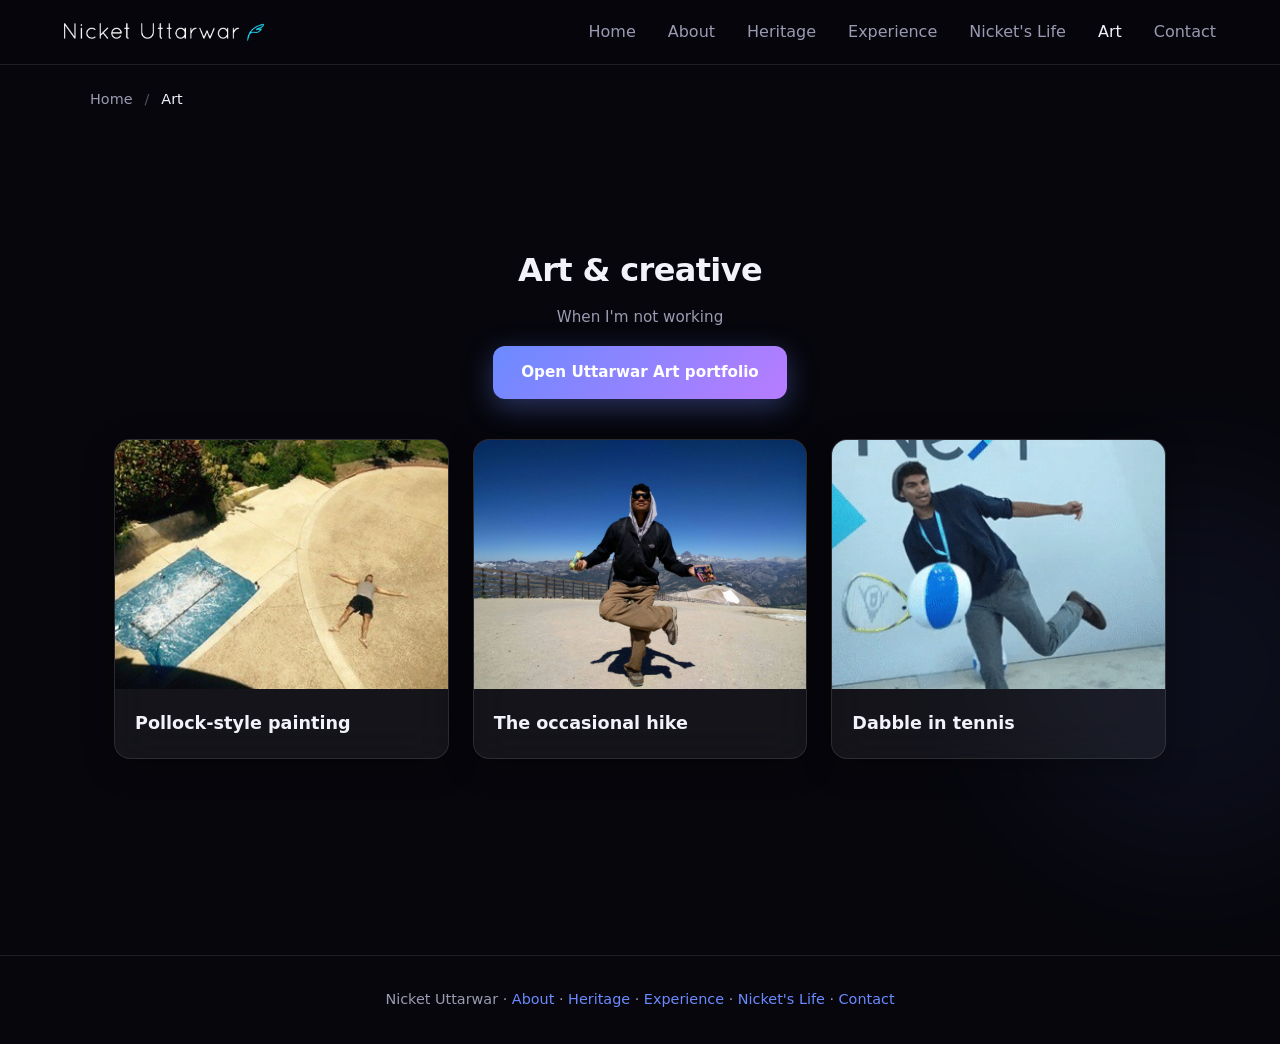
<file: combined/art/index.html>
<!DOCTYPE html>
<html lang="en">
<head>
	<meta charset="utf-8">
	<meta name="viewport" content="width=device-width, initial-scale=1, viewport-fit=cover">
	<meta name="theme-color" content="#06060c">
	<meta name="description" content="Nicket Uttarwar — Art and creative work.">
	<meta name="robots" content="index, follow, max-image-preview:large">
	<link rel="canonical" href="https://nicketuttarwar.com/art/">
	<meta property="og:type" content="website">
	<meta property="og:url" content="https://nicketuttarwar.com/art/">
	<meta property="og:title" content="Art — Nicket Uttarwar">
	<meta property="og:description" content="Nicket Uttarwar — Art and creative work.">
	<meta property="og:image" content="https://nicketuttarwar.com/images/logo.png">
	<meta property="og:locale" content="en_US">
	<meta name="twitter:card" content="summary">
	<meta name="twitter:title" content="Art — Nicket Uttarwar">
	<meta name="twitter:description" content="Nicket Uttarwar — Art and creative work.">
	<title>Art — Nicket Uttarwar</title>
	<link href="../css/style.css" rel="stylesheet">
	<script type="application/ld+json">
	{"@context":"https://schema.org","@type":"WebPage","name":"Art — Nicket Uttarwar","url":"https://nicketuttarwar.com/art/","description":"Nicket Uttarwar — Art and creative work.","isPartOf":{"@id":"https://nicketuttarwar.com/#website"},"about":{"@id":"https://nicketuttarwar.com/#person"},"breadcrumb":{"@type":"BreadcrumbList","itemListElement":[{"@type":"ListItem","position":1,"name":"Home","item":"https://nicketuttarwar.com/"},{"@type":"ListItem","position":2,"name":"Art","item":"https://nicketuttarwar.com/art/"}]}}
	</script>
</head>
<body class="page-inner">
	<a class="skip-link" href="#main-content">Skip to main content</a>
	<header class="main-nav">
		<nav class="nav-inner">
			<input type="checkbox" id="nav-toggle" class="nav-check" hidden aria-hidden="true">
			<a href="../" class="nav-logo"><img src="../images/logo.png" alt="Nicket Uttarwar" class="nav-logo-img"></a>
			<ul class="nav-links">
				<li><a href="../">Home</a></li>
				<li><a href="../about/">About</a></li>
				<li><a href="../about/#heritage">Heritage</a></li>
				<li><a href="../experience/">Experience</a></li>
				<li><a href="../life/">Nicket's Life</a></li>
				<li><a href="../art/" class="nav-active" aria-current="page">Art</a></li>
				<li><a href="../contact/">Contact</a></li>
			</ul>
			<label for="nav-toggle" class="nav-toggle" aria-label="Toggle menu">
				<span></span><span></span><span></span>
			</label>
		</nav>
	</header>

	<main id="main-content" tabindex="-1">
		<nav class="breadcrumb-wrap" aria-label="Breadcrumb">
			<div class="breadcrumb">
				<a href="../">Home</a>
				<span class="breadcrumb-sep">/</span>
				<span class="breadcrumb-current">Art</span>
			</div>
		</nav>

		<div class="page-content">
			<div class="blob blob-4"></div>

			<section class="section">
				<div class="section-header">
					<h1>Art &amp; creative</h1>
					<p>When I'm not working</p>
				</div>
				<p class="art-site-link">
					<a href="../uttarwarart/" class="btn btn-primary">Open Uttarwar Art portfolio</a>
				</p>
				<div class="art-grid">
					<article class="art-card glass-panel">
						<div class="art-card-image">
							<img src="../images/picofmepainting.jpg" alt="Painting" loading="lazy" onerror="this.parentElement.classList.add('no-img')">
						</div>
						<div class="art-card-body">
							<h3>Pollock-style painting</h3>
						</div>
					</article>
					<article class="art-card glass-panel">
						<div class="art-card-image">
							<img src="../images/picofme.jpg" alt="Hiking" loading="lazy" onerror="this.parentElement.classList.add('no-img')">
						</div>
						<div class="art-card-body">
							<h3>The occasional hike</h3>
						</div>
					</article>
					<article class="art-card glass-panel">
						<div class="art-card-image">
							<img src="../images/spin.gif" alt="Tennis" loading="lazy" onerror="this.parentElement.classList.add('no-img')">
						</div>
						<div class="art-card-body">
							<h3>Dabble in tennis</h3>
						</div>
					</article>
				</div>
			</section>
		</div>
	</main>

	<footer class="main-footer">
		<div class="container">
			<p>Nicket Uttarwar · <a href="../about/">About</a> · <a href="../about/#heritage">Heritage</a> · <a href="../experience/">Experience</a> · <a href="../life/">Nicket's Life</a> · <a href="../contact/">Contact</a></p>
		</div>
	</footer>
	<script defer src="../js/portfolio-images.js"></script>

</body>
</html>
</file>
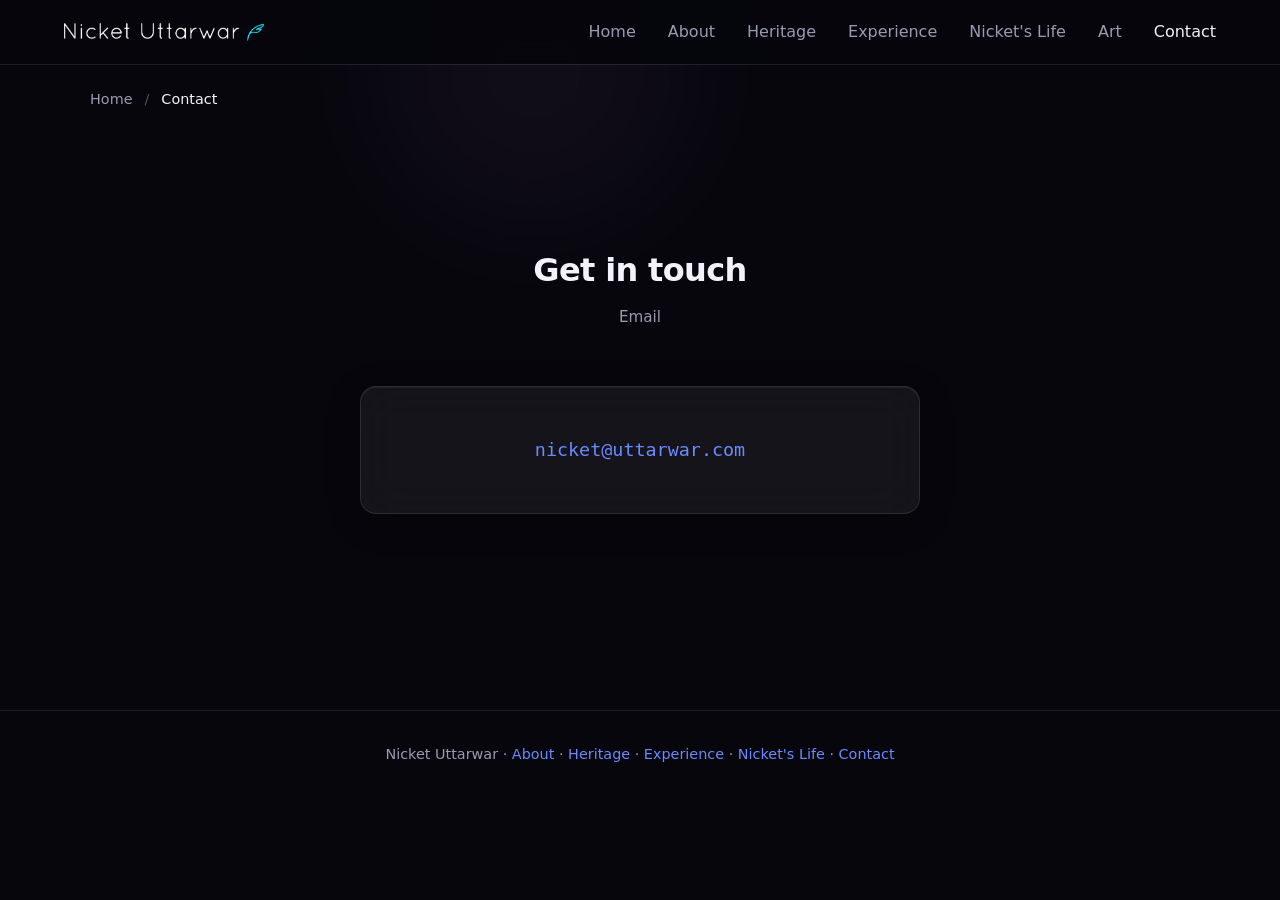
<file: combined/contact/index.html>
<!DOCTYPE html>
<html lang="en">
<head>
	<meta charset="utf-8">
	<meta name="viewport" content="width=device-width, initial-scale=1, viewport-fit=cover">
	<meta name="theme-color" content="#06060c">
	<meta name="description" content="Get in touch with Nicket Uttarwar — email.">
	<meta name="robots" content="index, follow, max-image-preview:large">
	<link rel="canonical" href="https://nicketuttarwar.com/contact/">
	<meta property="og:type" content="website">
	<meta property="og:url" content="https://nicketuttarwar.com/contact/">
	<meta property="og:title" content="Contact — Nicket Uttarwar">
	<meta property="og:description" content="Get in touch with Nicket Uttarwar — email.">
	<meta property="og:image" content="https://nicketuttarwar.com/images/logo.png">
	<meta property="og:locale" content="en_US">
	<meta name="twitter:card" content="summary">
	<meta name="twitter:title" content="Contact — Nicket Uttarwar">
	<meta name="twitter:description" content="Get in touch with Nicket Uttarwar — email.">
	<title>Contact — Nicket Uttarwar</title>
	<link href="../css/style.css" rel="stylesheet">
	<script type="application/ld+json">
	{"@context":"https://schema.org","@type":"ContactPage","name":"Contact — Nicket Uttarwar","url":"https://nicketuttarwar.com/contact/","description":"Get in touch with Nicket Uttarwar — email.","isPartOf":{"@id":"https://nicketuttarwar.com/#website"},"about":{"@id":"https://nicketuttarwar.com/#person"},"breadcrumb":{"@type":"BreadcrumbList","itemListElement":[{"@type":"ListItem","position":1,"name":"Home","item":"https://nicketuttarwar.com/"},{"@type":"ListItem","position":2,"name":"Contact","item":"https://nicketuttarwar.com/contact/"}]}}
	</script>
</head>
<body class="page-inner">
	<a class="skip-link" href="#main-content">Skip to main content</a>
	<header class="main-nav">
		<nav class="nav-inner">
			<input type="checkbox" id="nav-toggle" class="nav-check" hidden aria-hidden="true">
			<a href="../" class="nav-logo"><img src="../images/logo.png" alt="Nicket Uttarwar" class="nav-logo-img"></a>
			<ul class="nav-links">
				<li><a href="../">Home</a></li>
				<li><a href="../about/">About</a></li>
				<li><a href="../about/#heritage">Heritage</a></li>
				<li><a href="../experience/">Experience</a></li>
				<li><a href="../life/">Nicket's Life</a></li>
				<li><a href="../art/">Art</a></li>
				<li><a href="../contact/" class="nav-active" aria-current="page">Contact</a></li>
			</ul>
			<label for="nav-toggle" class="nav-toggle" aria-label="Toggle menu">
				<span></span><span></span><span></span>
			</label>
		</nav>
	</header>

	<main id="main-content" tabindex="-1">
		<nav class="breadcrumb-wrap" aria-label="Breadcrumb">
			<div class="breadcrumb">
				<a href="../">Home</a>
				<span class="breadcrumb-sep">/</span>
				<span class="breadcrumb-current">Contact</span>
			</div>
		</nav>

		<div class="page-content">
			<div class="blob blob-5"></div>

			<section class="section contact-section">
				<div class="section-header">
					<h1>Get in touch</h1>
					<p>Email</p>
				</div>
				<div class="contact-block glass-panel">
					<p class="contact-detail">
						<a href="mailto:nicket@uttarwar.com" class="contact-email">nicket@uttarwar.com</a>
					</p>
				</div>
			</section>
		</div>
	</main>

	<footer class="main-footer">
		<div class="container">
			<p>Nicket Uttarwar · <a href="../about/">About</a> · <a href="../about/#heritage">Heritage</a> · <a href="../experience/">Experience</a> · <a href="../life/">Nicket's Life</a> · <a href="../contact/">Contact</a></p>
		</div>
	</footer>
	<script defer src="../js/portfolio-images.js"></script>

</body>
</html>
</file>
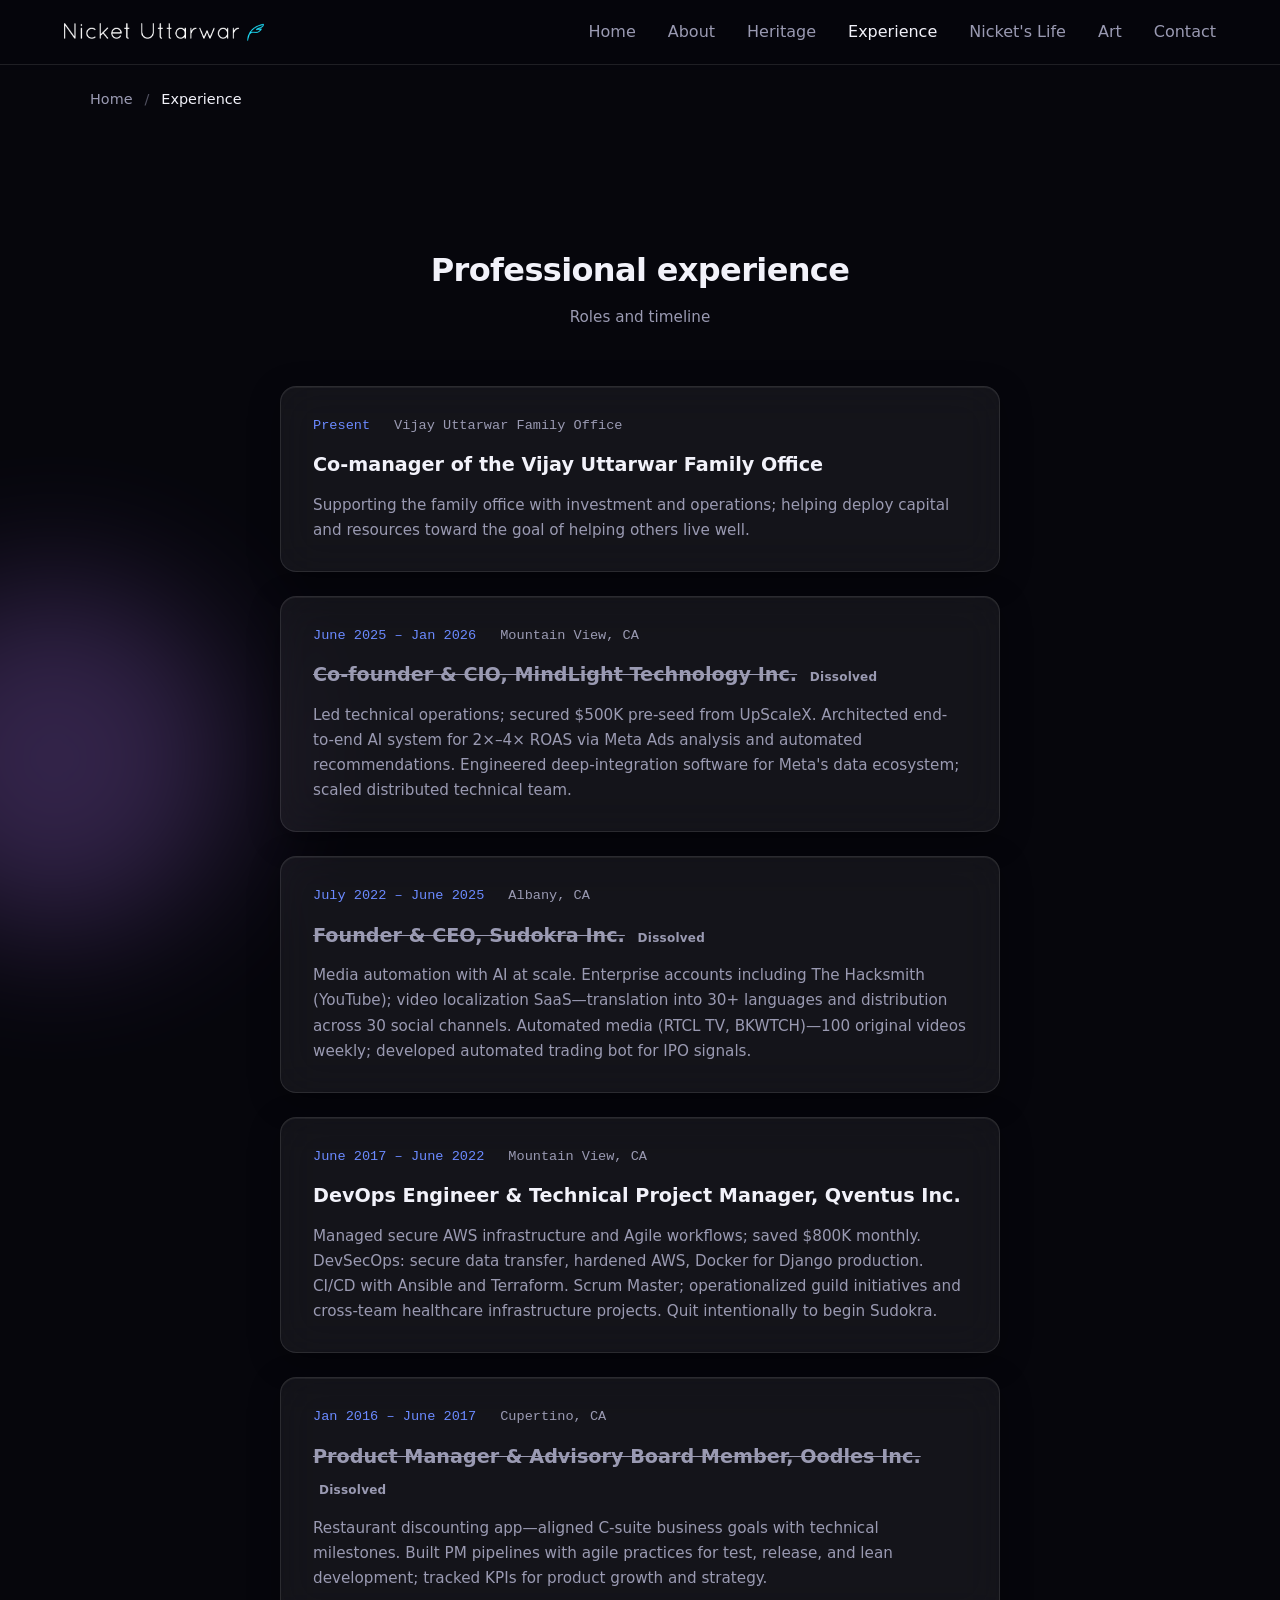
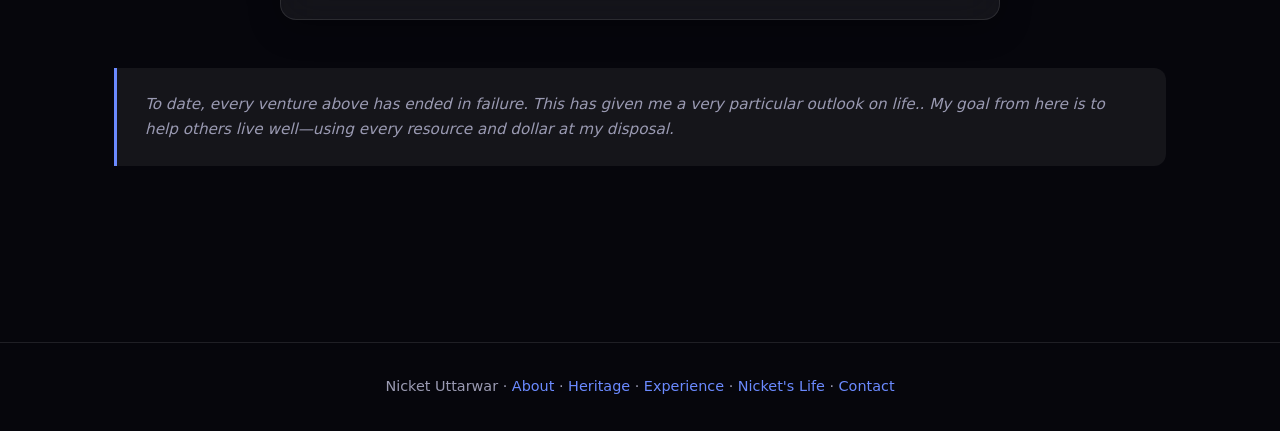
<file: combined/experience/index.html>
<!DOCTYPE html>
<html lang="en">
<head>
	<meta charset="utf-8">
	<meta name="viewport" content="width=device-width, initial-scale=1, viewport-fit=cover">
	<meta name="theme-color" content="#06060c">
	<meta name="description" content="Nicket Uttarwar — Professional experience: MindLight, Sudokra, Qventus, Oodles.">
	<meta name="robots" content="index, follow, max-image-preview:large">
	<link rel="canonical" href="https://nicketuttarwar.com/experience/">
	<meta property="og:type" content="website">
	<meta property="og:url" content="https://nicketuttarwar.com/experience/">
	<meta property="og:title" content="Experience — Nicket Uttarwar">
	<meta property="og:description" content="Nicket Uttarwar — Professional experience: MindLight, Sudokra, Qventus, Oodles.">
	<meta property="og:image" content="https://nicketuttarwar.com/images/logo.png">
	<meta property="og:locale" content="en_US">
	<meta name="twitter:card" content="summary">
	<meta name="twitter:title" content="Experience — Nicket Uttarwar">
	<meta name="twitter:description" content="Nicket Uttarwar — Professional experience: MindLight, Sudokra, Qventus, Oodles.">
	<title>Experience — Nicket Uttarwar</title>
	<link href="../css/style.css" rel="stylesheet">
	<script type="application/ld+json">
	{"@context":"https://schema.org","@type":"WebPage","name":"Experience — Nicket Uttarwar","url":"https://nicketuttarwar.com/experience/","description":"Nicket Uttarwar — Professional experience: MindLight, Sudokra, Qventus, Oodles.","isPartOf":{"@id":"https://nicketuttarwar.com/#website"},"about":{"@id":"https://nicketuttarwar.com/#person"},"breadcrumb":{"@type":"BreadcrumbList","itemListElement":[{"@type":"ListItem","position":1,"name":"Home","item":"https://nicketuttarwar.com/"},{"@type":"ListItem","position":2,"name":"Experience","item":"https://nicketuttarwar.com/experience/"}]}}
	</script>
</head>
<body class="page-inner">
	<a class="skip-link" href="#main-content">Skip to main content</a>
	<header class="main-nav">
		<nav class="nav-inner">
			<input type="checkbox" id="nav-toggle" class="nav-check" hidden aria-hidden="true">
			<a href="../" class="nav-logo"><img src="../images/logo.png" alt="Nicket Uttarwar" class="nav-logo-img"></a>
			<ul class="nav-links">
				<li><a href="../">Home</a></li>
				<li><a href="../about/">About</a></li>
				<li><a href="../about/#heritage">Heritage</a></li>
				<li><a href="../experience/" class="nav-active" aria-current="page">Experience</a></li>
				<li><a href="../life/">Nicket's Life</a></li>
				<li><a href="../art/">Art</a></li>
				<li><a href="../contact/">Contact</a></li>
			</ul>
			<label for="nav-toggle" class="nav-toggle" aria-label="Toggle menu">
				<span></span><span></span><span></span>
			</label>
		</nav>
	</header>

	<main id="main-content" tabindex="-1">
		<nav class="breadcrumb-wrap" aria-label="Breadcrumb">
			<div class="breadcrumb">
				<a href="../">Home</a>
				<span class="breadcrumb-sep">/</span>
				<span class="breadcrumb-current">Experience</span>
			</div>
		</nav>

		<div class="page-content">
			<div class="blob blob-3"></div>

			<section class="section experience-section">
				<div class="section-header">
					<h1>Professional experience</h1>
					<p>Roles and timeline</p>
				</div>
				<div class="timeline">
					<article class="timeline-item glass-panel">
						<div class="timeline-meta">
							<span class="timeline-date">Present</span>
							<span class="timeline-loc">Vijay Uttarwar Family Office</span>
						</div>
						<h3>Co-manager of the Vijay Uttarwar Family Office</h3>
						<p>Supporting the family office with investment and operations; helping deploy capital and resources toward the goal of helping others live well.</p>
					</article>
					<article class="timeline-item glass-panel dissolved">
						<div class="timeline-meta">
							<span class="timeline-date">June 2025 – Jan 2026</span>
							<span class="timeline-loc">Mountain View, CA</span>
						</div>
						<h3><span class="timeline-item-title">Co-founder &amp; CIO, MindLight Technology Inc.</span> <span class="dissolved-badge">Dissolved</span></h3>
						<p>Led technical operations; secured $500K pre-seed from UpScaleX. Architected end-to-end AI system for 2×–4× ROAS via Meta Ads analysis and automated recommendations. Engineered deep-integration software for Meta's data ecosystem; scaled distributed technical team.</p>
					</article>
					<article class="timeline-item glass-panel dissolved">
						<div class="timeline-meta">
							<span class="timeline-date">July 2022 – June 2025</span>
							<span class="timeline-loc">Albany, CA</span>
						</div>
						<h3><span class="timeline-item-title">Founder &amp; CEO, Sudokra Inc.</span> <span class="dissolved-badge">Dissolved</span></h3>
						<p>Media automation with AI at scale. Enterprise accounts including The Hacksmith (YouTube); video localization SaaS—translation into 30+ languages and distribution across 30 social channels. Automated media (RTCL TV, BKWTCH)—100 original videos weekly; developed automated trading bot for IPO signals.</p>
					</article>
					<article class="timeline-item glass-panel">
						<div class="timeline-meta">
							<span class="timeline-date">June 2017 – June 2022</span>
							<span class="timeline-loc">Mountain View, CA</span>
						</div>
						<h3>DevOps Engineer &amp; Technical Project Manager, Qventus Inc.</h3>
						<p>Managed secure AWS infrastructure and Agile workflows; saved $800K monthly. DevSecOps: secure data transfer, hardened AWS, Docker for Django production. CI/CD with Ansible and Terraform. Scrum Master; operationalized guild initiatives and cross-team healthcare infrastructure projects. Quit intentionally to begin Sudokra.</p>
					</article>
					<article class="timeline-item glass-panel dissolved">
						<div class="timeline-meta">
							<span class="timeline-date">Jan 2016 – June 2017</span>
							<span class="timeline-loc">Cupertino, CA</span>
						</div>
						<h3><span class="timeline-item-title">Product Manager &amp; Advisory Board Member, Oodles Inc.</span> <span class="dissolved-badge">Dissolved</span></h3>
						<p>Restaurant discounting app—aligned C-suite business goals with technical milestones. Built PM pipelines with agile practices for test, release, and lean development; tracked KPIs for product growth and strategy.</p>
					</article>
				</div>
				<div class="experience-note">
					<p>To date, every venture above has ended in failure. This has given me a very particular outlook on life.. My goal from here is to help others live well—using every resource and dollar at my disposal.</p>
				</div>
			</section>
		</div>
	</main>

	<footer class="main-footer">
		<div class="container">
			<p>Nicket Uttarwar · <a href="../about/">About</a> · <a href="../about/#heritage">Heritage</a> · <a href="../experience/">Experience</a> · <a href="../life/">Nicket's Life</a> · <a href="../contact/">Contact</a></p>
		</div>
	</footer>
	<script defer src="../js/portfolio-images.js"></script>

</body>
</html>
</file>
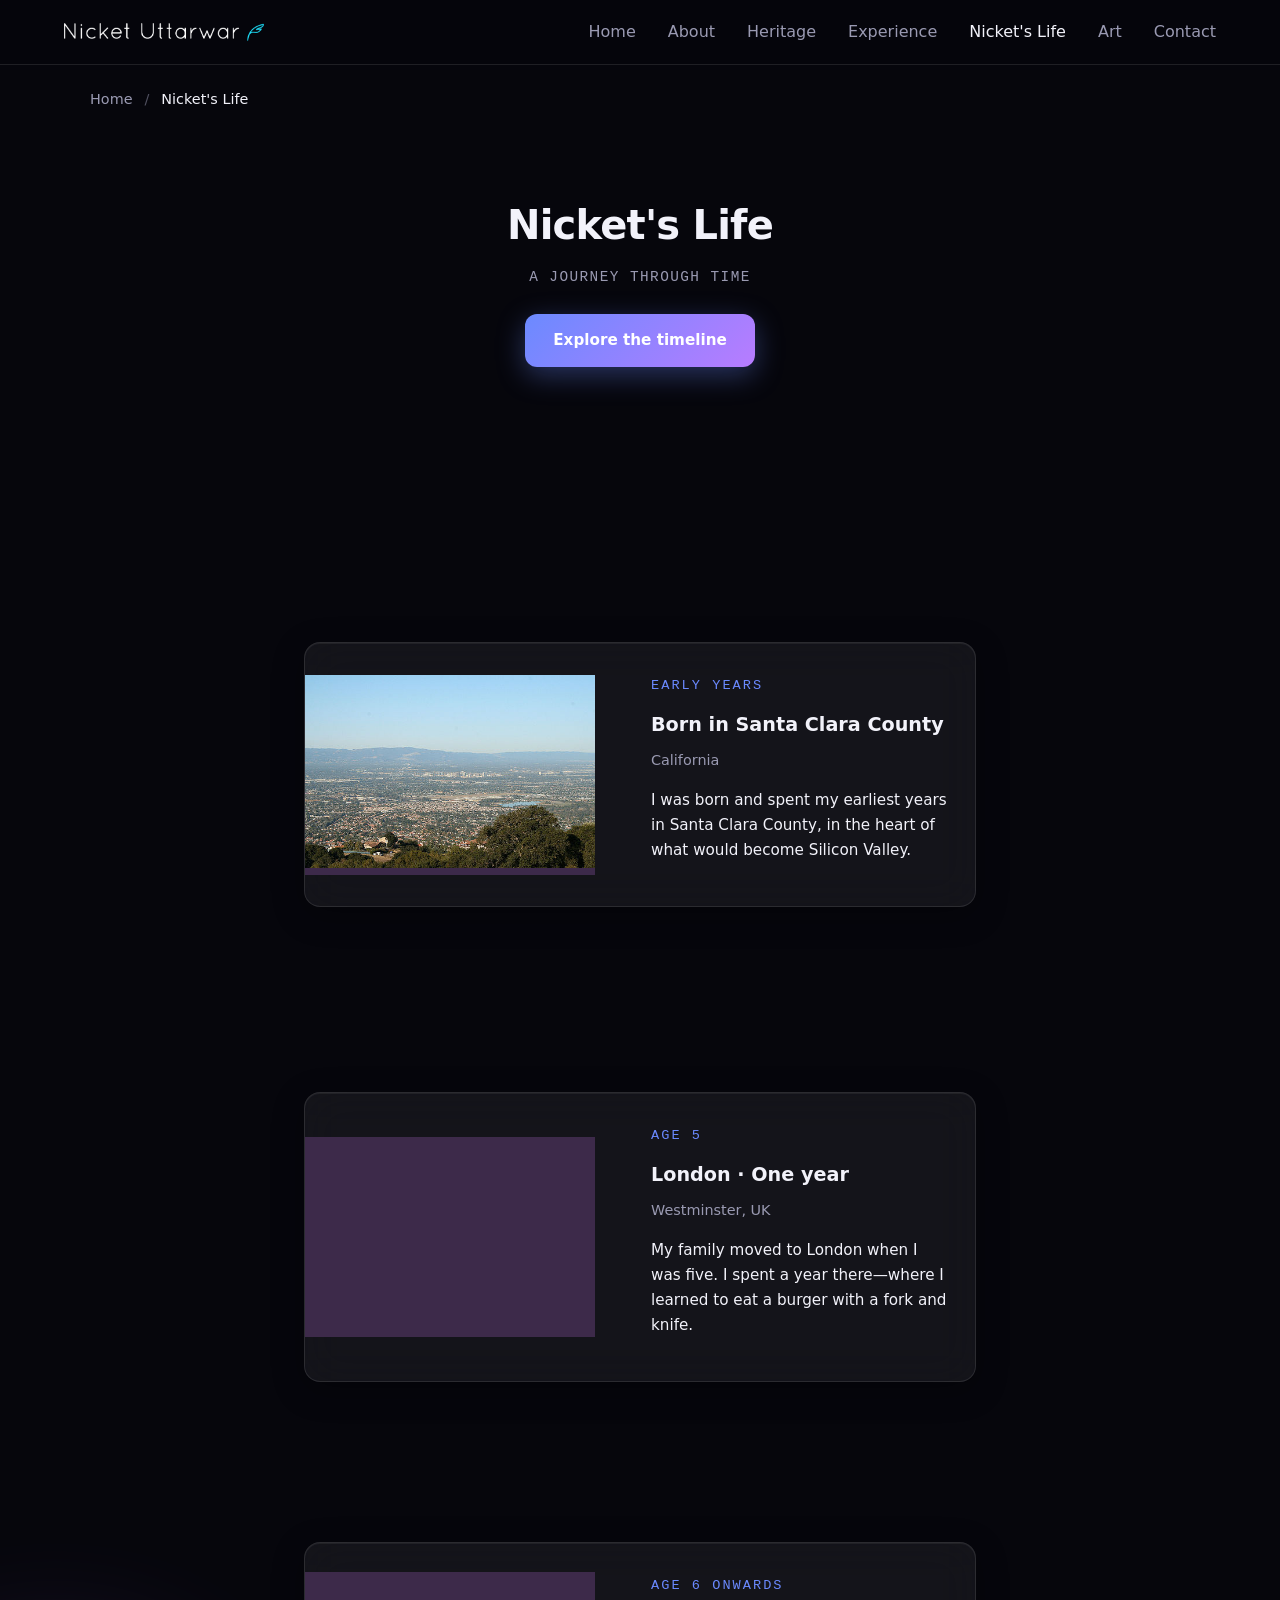
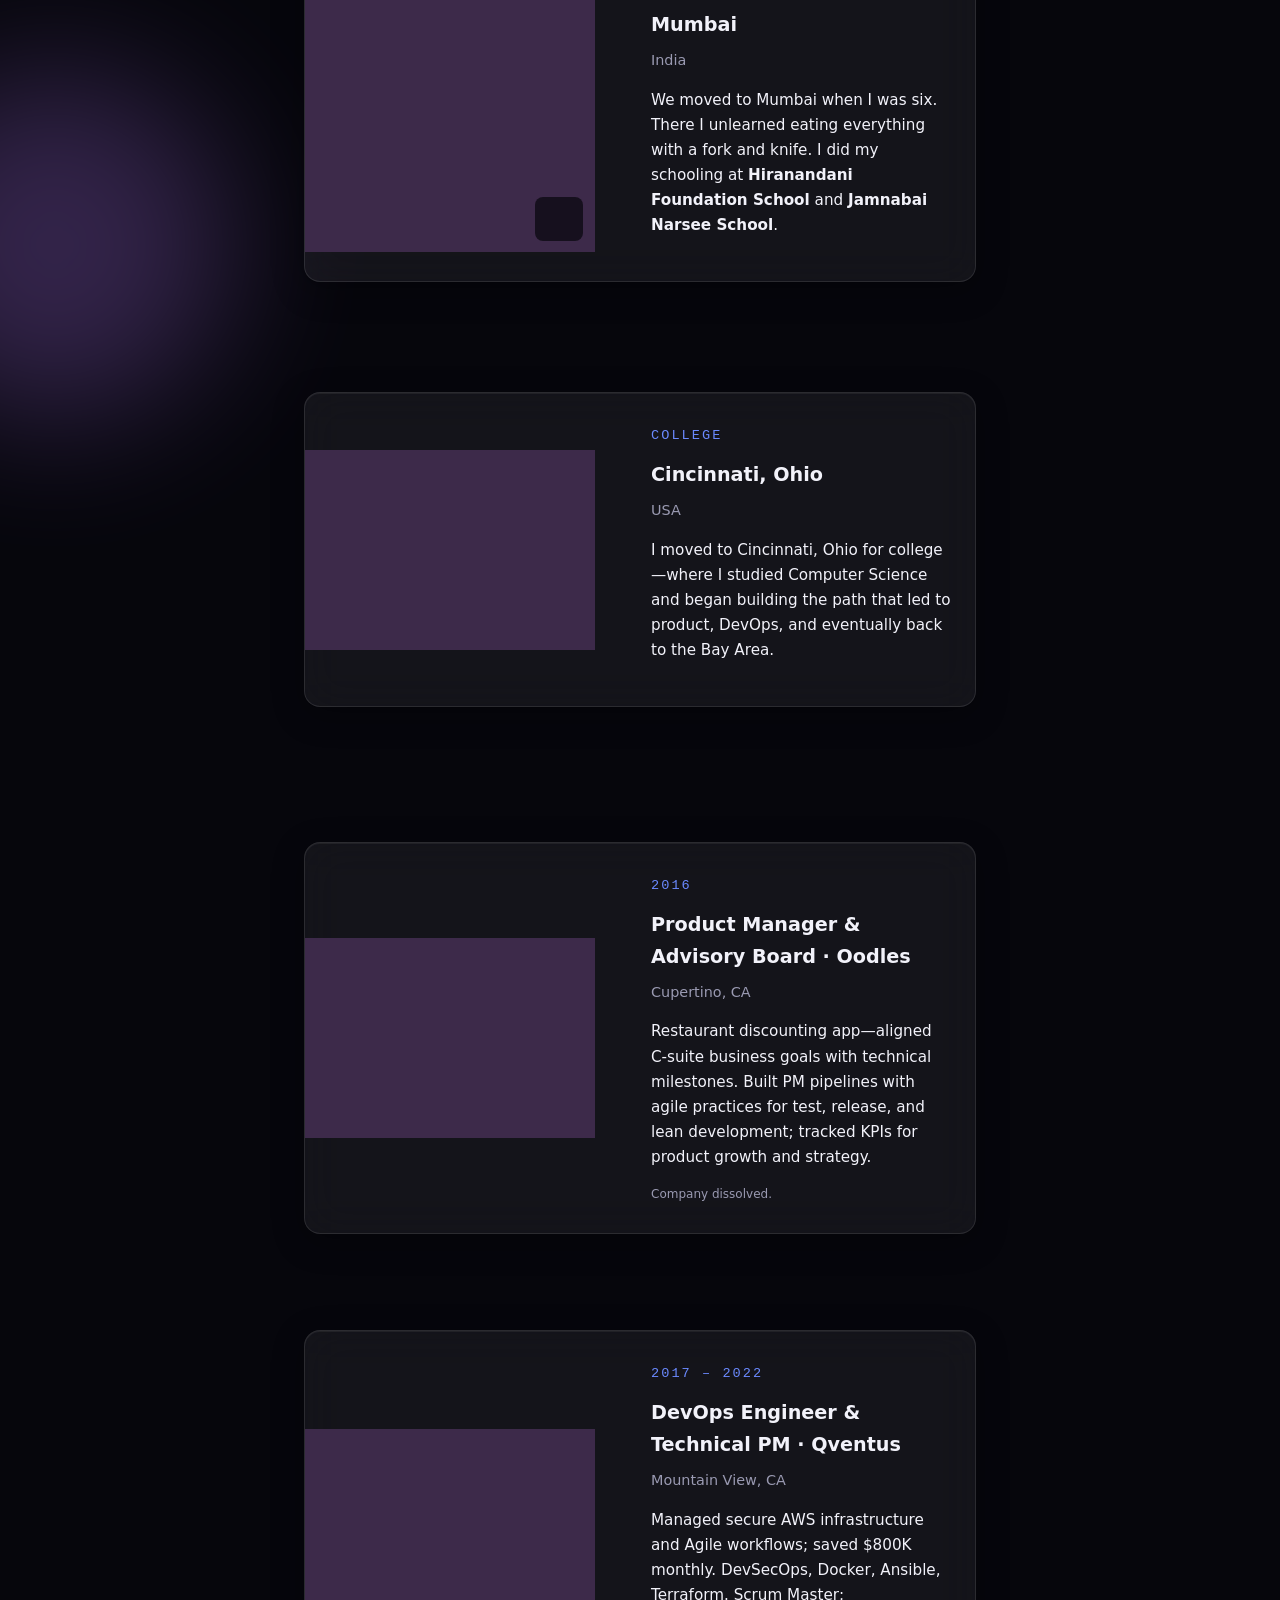
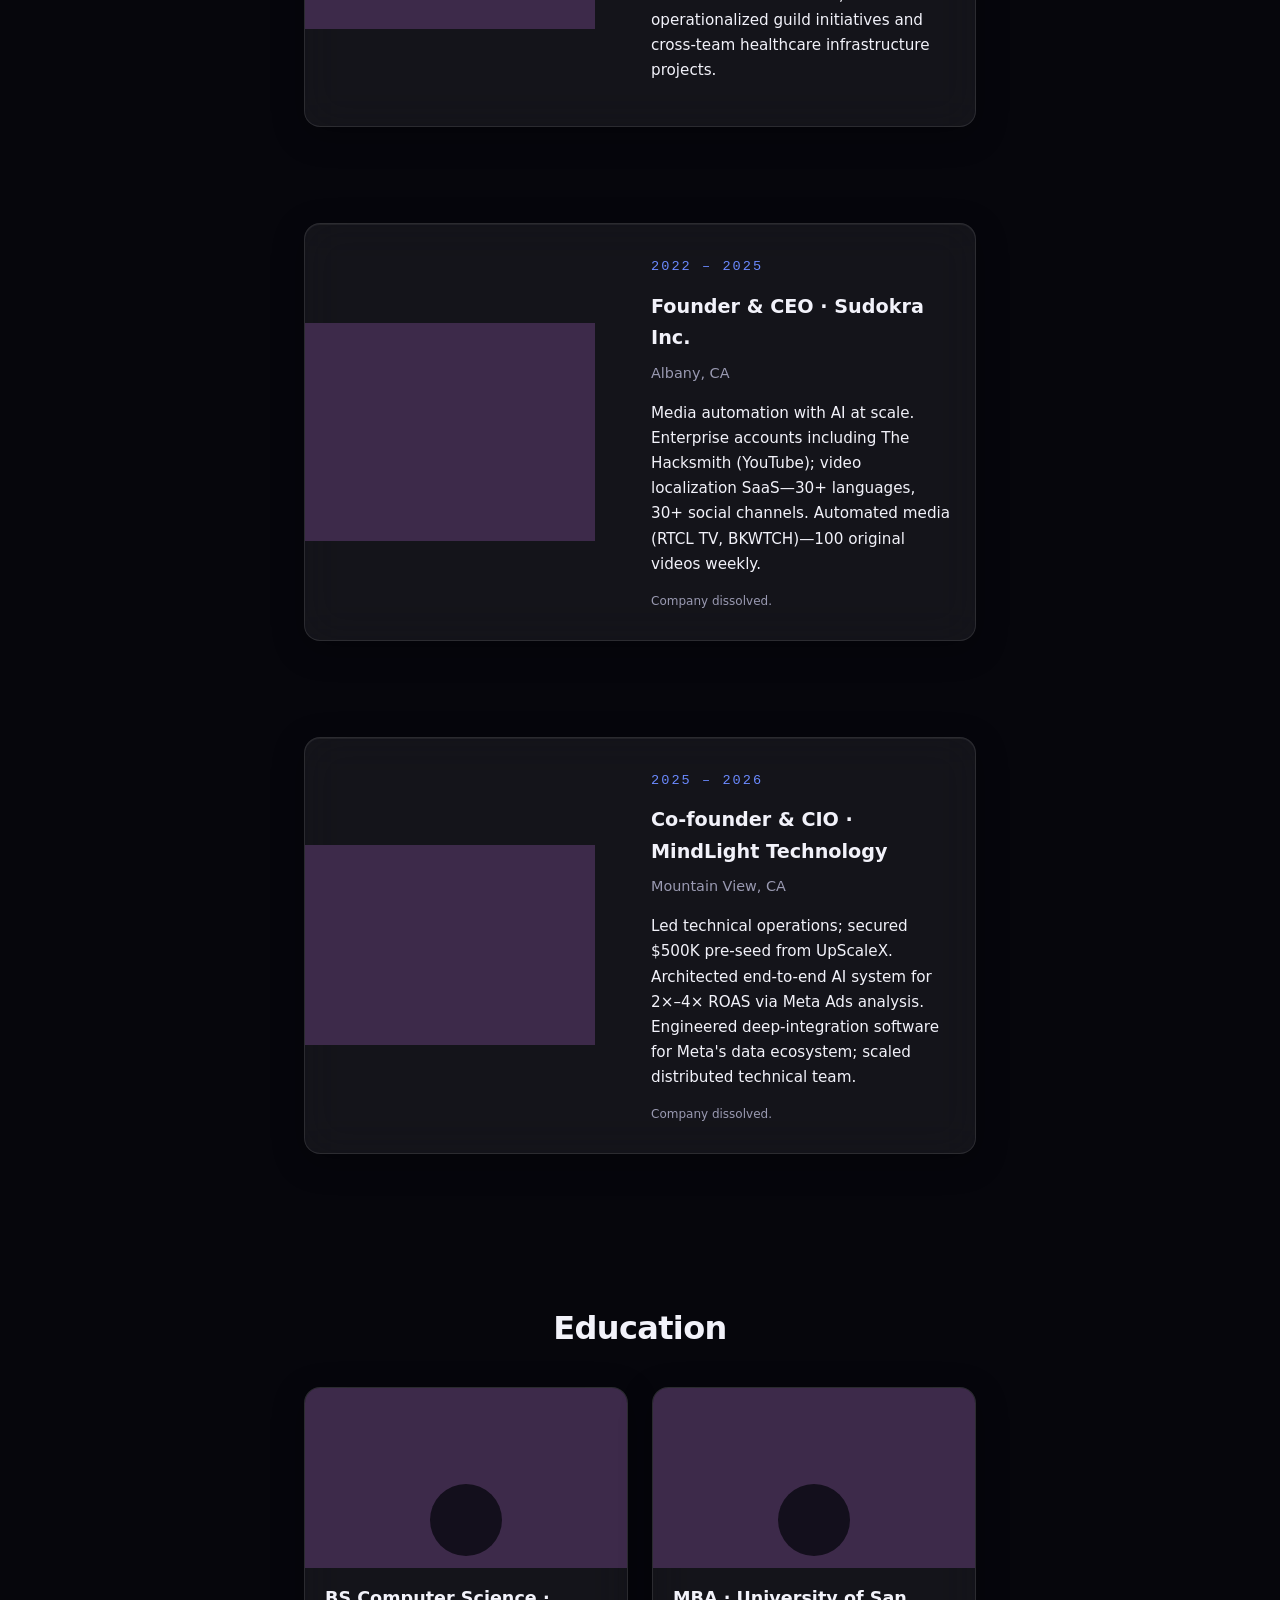
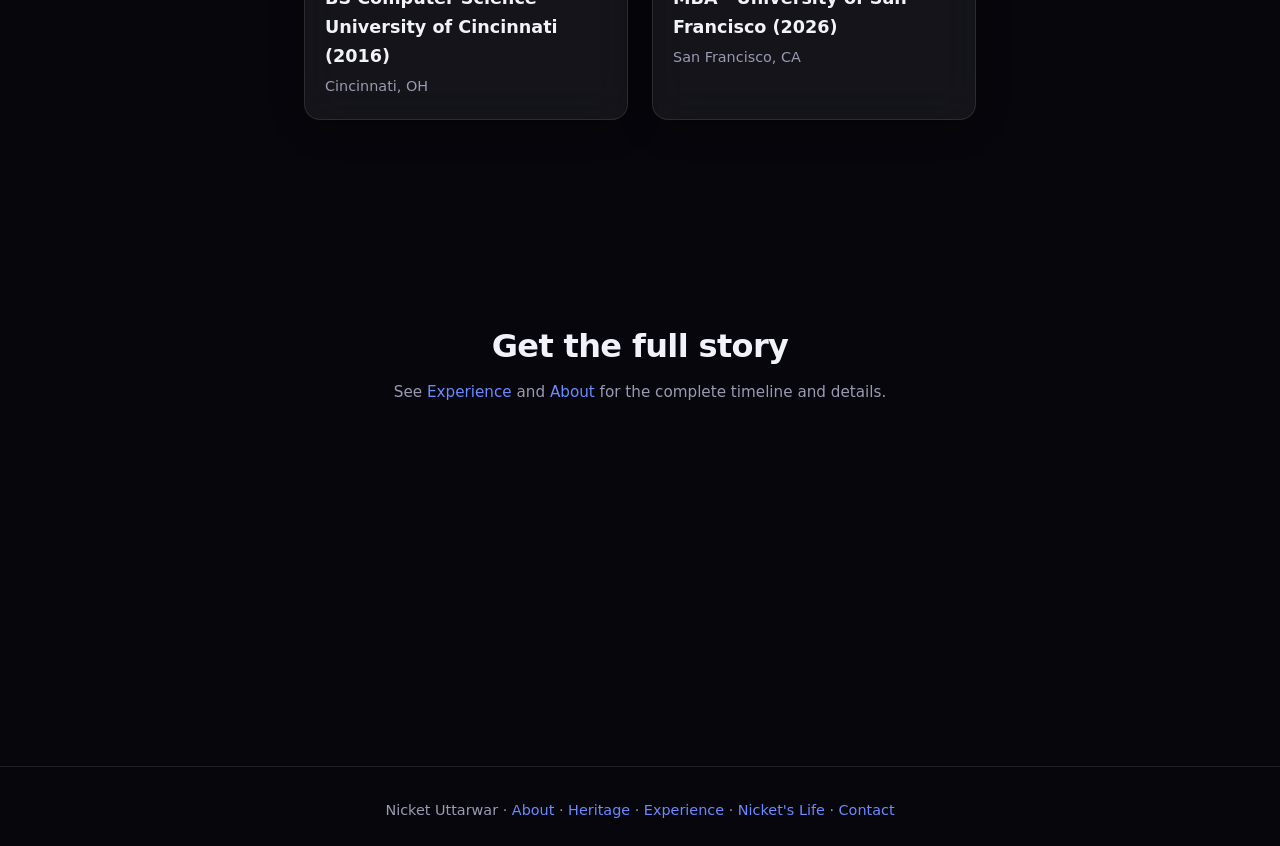
<file: combined/life/index.html>
<!DOCTYPE html>
<html lang="en">
<head>
	<meta charset="utf-8">
	<meta name="viewport" content="width=device-width, initial-scale=1, viewport-fit=cover">
	<meta name="theme-color" content="#06060c">
	<meta name="description" content="Nicket's Life — a journey through career and education.">
	<meta name="robots" content="index, follow, max-image-preview:large">
	<link rel="canonical" href="https://nicketuttarwar.com/life/">
	<meta property="og:type" content="website">
	<meta property="og:url" content="https://nicketuttarwar.com/life/">
	<meta property="og:title" content="Nicket's Life — Nicket Uttarwar">
	<meta property="og:description" content="Nicket's Life — a journey through career and education.">
	<meta property="og:image" content="https://nicketuttarwar.com/images/logo.png">
	<meta property="og:locale" content="en_US">
	<meta name="twitter:card" content="summary">
	<meta name="twitter:title" content="Nicket's Life — Nicket Uttarwar">
	<meta name="twitter:description" content="Nicket's Life — a journey through career and education.">
	<title>Nicket's Life — Nicket Uttarwar</title>
	<link href="../css/style.css" rel="stylesheet">
	<script type="application/ld+json">
	{"@context":"https://schema.org","@type":"WebPage","name":"Nicket's Life — Nicket Uttarwar","url":"https://nicketuttarwar.com/life/","description":"Nicket's Life — a journey through career and education.","isPartOf":{"@id":"https://nicketuttarwar.com/#website"},"about":{"@id":"https://nicketuttarwar.com/#person"},"breadcrumb":{"@type":"BreadcrumbList","itemListElement":[{"@type":"ListItem","position":1,"name":"Home","item":"https://nicketuttarwar.com/"},{"@type":"ListItem","position":2,"name":"Nicket's Life","item":"https://nicketuttarwar.com/life/"}]}}
	</script>
</head>
<body class="page-inner life-page">
	<a class="skip-link" href="#main-content">Skip to main content</a>
	<header class="main-nav">
		<nav class="nav-inner">
			<input type="checkbox" id="nav-toggle" class="nav-check" hidden aria-hidden="true">
			<a href="../" class="nav-logo"><img src="../images/logo.png" alt="Nicket Uttarwar" class="nav-logo-img"></a>
			<ul class="nav-links">
				<li><a href="../">Home</a></li>
				<li><a href="../about/">About</a></li>
				<li><a href="../about/#heritage">Heritage</a></li>
				<li><a href="../experience/">Experience</a></li>
				<li><a href="../life/" class="nav-active" aria-current="page">Nicket's Life</a></li>
				<li><a href="../art/">Art</a></li>
				<li><a href="../contact/">Contact</a></li>
			</ul>
			<label for="nav-toggle" class="nav-toggle" aria-label="Toggle menu">
				<span></span><span></span><span></span>
			</label>
		</nav>
	</header>

	<main id="main-content" class="life-main" tabindex="-1">
		<nav class="breadcrumb-wrap" aria-label="Breadcrumb">
			<div class="breadcrumb">
				<a href="../">Home</a>
				<span class="breadcrumb-sep">/</span>
				<span class="breadcrumb-current">Nicket's Life</span>
			</div>
		</nav>

		<div class="page-content">
			<div class="blob blob-3"></div>

			<section class="section life-hero-simple">
				<div class="section-header">
					<h1 class="life-title">Nicket's Life</h1>
					<p class="life-subtitle">A journey through time</p>
					<a href="#life-california" class="btn btn-primary">Explore the timeline</a>
				</div>
			</section>

			<section class="section life-timeline-section" id="life-california">
				<div class="life-block glass-panel">
					<div class="life-block-img">
						<img src="../images/loc-santa-clara.jpg" alt="Santa Clara County / Silicon Valley" loading="lazy" width="500" height="333">
					</div>
					<div class="life-block-body">
						<span class="life-year">Early years</span>
						<h2>Born in Santa Clara County</h2>
						<p class="life-loc">California</p>
						<p class="life-desc">I was born and spent my earliest years in Santa Clara County, in the heart of what would become Silicon Valley.</p>
					</div>
				</div>
			</section>

			<section class="section life-timeline-section" id="life-london">
				<div class="life-block glass-panel">
					<div class="life-block-img">
						<img src="../images/loc-london.jpg" alt="Westminster, London" loading="lazy" width="500" height="197">
					</div>
					<div class="life-block-body">
						<span class="life-year">Age 5</span>
						<h2>London · One year</h2>
						<p class="life-loc">Westminster, UK</p>
						<p class="life-desc">My family moved to London when I was five. I spent a year there—where I learned to eat a burger with a fork and knife.</p>
					</div>
				</div>
			</section>

			<section class="section life-timeline-section" id="life-mumbai">
				<div class="life-block glass-panel">
					<div class="life-block-img">
						<img src="../images/loc-mumbai.jpg" alt="Powai, Mumbai" loading="lazy" width="428" height="572">
						<img src="../images/logo-jns.png" alt="Jamnabai Narsee School" class="life-school-logo" loading="lazy" width="80" height="71">
					</div>
					<div class="life-block-body">
						<span class="life-year">Age 6 onwards</span>
						<h2>Mumbai</h2>
						<p class="life-loc">India</p>
						<p class="life-desc">We moved to Mumbai when I was six. There I unlearned eating everything with a fork and knife. I did my schooling at <strong>Hiranandani Foundation School</strong> and <strong>Jamnabai Narsee School</strong>.</p>
					</div>
				</div>
			</section>

			<section class="section life-timeline-section" id="life-cincinnati">
				<div class="life-block glass-panel">
					<div class="life-block-img">
						<img src="../images/loc-cincinnati.jpg" alt="Cincinnati Zoo, Ohio" loading="lazy" width="500" height="334">
					</div>
					<div class="life-block-body">
						<span class="life-year">College</span>
						<h2>Cincinnati, Ohio</h2>
						<p class="life-loc">USA</p>
						<p class="life-desc">I moved to Cincinnati, Ohio for college—where I studied Computer Science and began building the path that led to product, DevOps, and eventually back to the Bay Area.</p>
					</div>
				</div>
			</section>

			<section class="section life-timeline-section" id="life-2016">
				<div class="life-block glass-panel">
					<div class="life-block-img">
						<img src="../images/loc-santa-clara.jpg" alt="Bay Area / Cupertino" loading="lazy" width="500" height="333">
					</div>
					<div class="life-block-body">
						<span class="life-year">2016</span>
						<h2>Product Manager &amp; Advisory Board · Oodles</h2>
						<p class="life-loc">Cupertino, CA</p>
						<p class="life-desc">Restaurant discounting app—aligned C-suite business goals with technical milestones. Built PM pipelines with agile practices for test, release, and lean development; tracked KPIs for product growth and strategy.</p>
						<p class="life-company-status">Company dissolved.</p>
					</div>
				</div>
			</section>

			<section class="section life-timeline-section" id="life-2017">
				<div class="life-block glass-panel">
					<div class="life-block-img">
						<img src="../images/loc-santa-clara.jpg" alt="Mountain View, Bay Area" loading="lazy" width="500" height="333">
					</div>
					<div class="life-block-body">
						<span class="life-year">2017 – 2022</span>
						<h2>DevOps Engineer &amp; Technical PM · Qventus</h2>
						<p class="life-loc">Mountain View, CA</p>
						<p class="life-desc">Managed secure AWS infrastructure and Agile workflows; saved $800K monthly. DevSecOps, Docker, Ansible, Terraform. Scrum Master; operationalized guild initiatives and cross-team healthcare infrastructure projects.</p>
					</div>
				</div>
			</section>

			<section class="section life-timeline-section" id="life-2022">
				<div class="life-block glass-panel">
					<div class="life-block-img">
						<img src="../images/loc-san-francisco.jpg" alt="Bay Area / Albany" loading="lazy" width="500" height="375">
					</div>
					<div class="life-block-body">
						<span class="life-year">2022 – 2025</span>
						<h2>Founder &amp; CEO · Sudokra Inc.</h2>
						<p class="life-loc">Albany, CA</p>
						<p class="life-desc">Media automation with AI at scale. Enterprise accounts including The Hacksmith (YouTube); video localization SaaS—30+ languages, 30+ social channels. Automated media (RTCL TV, BKWTCH)—100 original videos weekly.</p>
						<p class="life-company-status">Company dissolved.</p>
					</div>
				</div>
			</section>

			<section class="section life-timeline-section" id="life-2025">
				<div class="life-block glass-panel">
					<div class="life-block-img">
						<img src="../images/loc-santa-clara.jpg" alt="Mountain View, Bay Area" loading="lazy" width="500" height="333">
					</div>
					<div class="life-block-body">
						<span class="life-year">2025 – 2026</span>
						<h2>Co-founder &amp; CIO · MindLight Technology</h2>
						<p class="life-loc">Mountain View, CA</p>
						<p class="life-desc">Led technical operations; secured $500K pre-seed from UpScaleX. Architected end-to-end AI system for 2×–4× ROAS via Meta Ads analysis. Engineered deep-integration software for Meta's data ecosystem; scaled distributed technical team.</p>
						<p class="life-company-status">Company dissolved.</p>
					</div>
				</div>
			</section>

			<section class="section life-education-section" id="life-education">
				<div class="section-header">
					<h2>Education</h2>
				</div>
				<div class="life-edu-blocks">
					<div class="life-edu-block glass-panel">
						<div class="life-edu-img-wrap">
							<img src="../images/loc-cincinnati.jpg" alt="Cincinnati Zoo" loading="lazy" width="500" height="334">
							<img src="../images/logo-ucincinnati.svg" alt="University of Cincinnati" class="life-edu-logo" loading="lazy" width="120" height="120">
						</div>
						<h3>BS Computer Science · University of Cincinnati (2016)</h3>
						<p class="life-loc">Cincinnati, OH</p>
					</div>
					<div class="life-edu-block glass-panel">
						<div class="life-edu-img-wrap">
							<img src="../images/loc-san-francisco.jpg" alt="San Francisco" loading="lazy" width="500" height="375">
							<img src="../images/logo-usf.png" alt="University of San Francisco" class="life-edu-logo" loading="lazy" width="120" height="120">
						</div>
						<h3>MBA · University of San Francisco (2026)</h3>
						<p class="life-loc">San Francisco, CA</p>
					</div>
				</div>
			</section>

			<section class="section life-cta-section">
				<div class="section-header">
					<h2>Get the full story</h2>
					<p class="life-desc">See <a href="../experience/">Experience</a> and <a href="../about/">About</a> for the complete timeline and details.</p>
				</div>
			</section>
		</div>
	</main>

	<footer class="main-footer">
		<div class="container">
			<p>Nicket Uttarwar · <a href="../about/">About</a> · <a href="../about/#heritage">Heritage</a> · <a href="../experience/">Experience</a> · <a href="../life/">Nicket's Life</a> · <a href="../contact/">Contact</a></p>
		</div>
	</footer>
	<script defer src="../js/portfolio-images.js"></script>

</body>
</html>
</file>
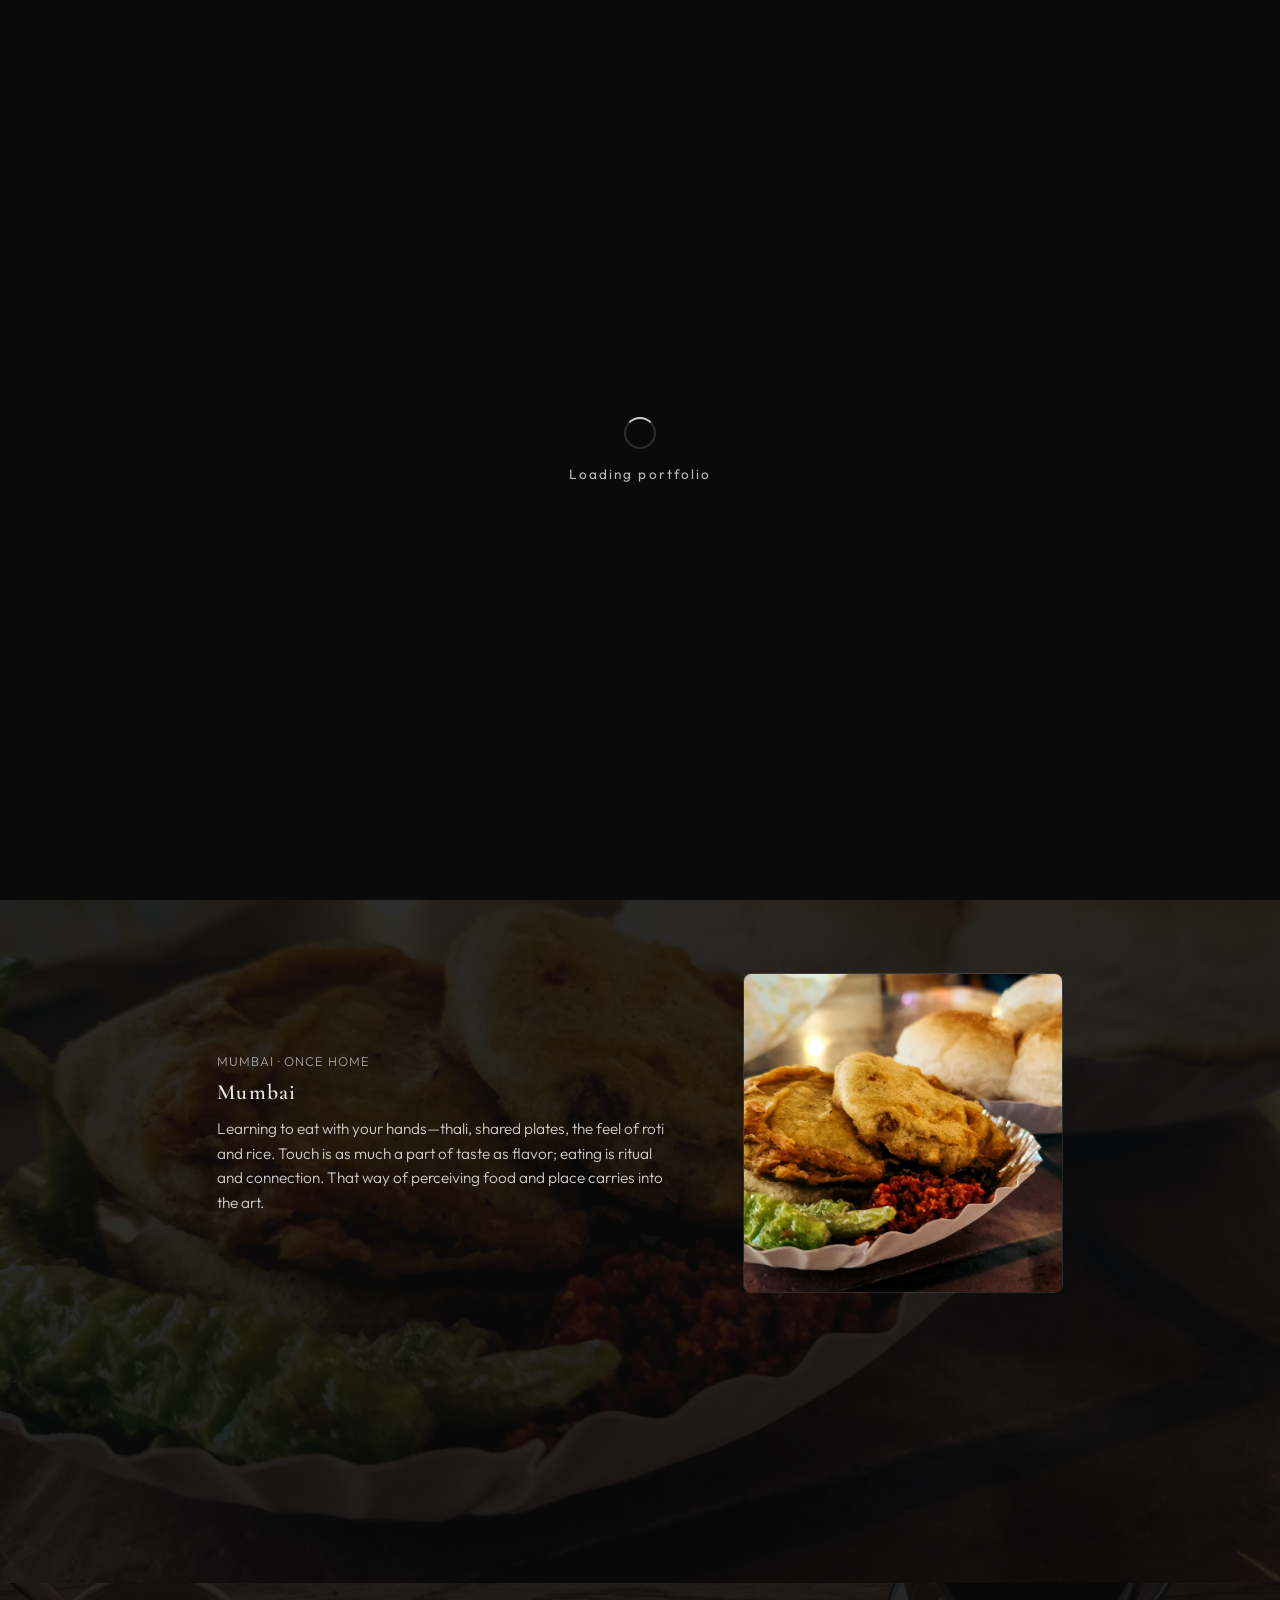
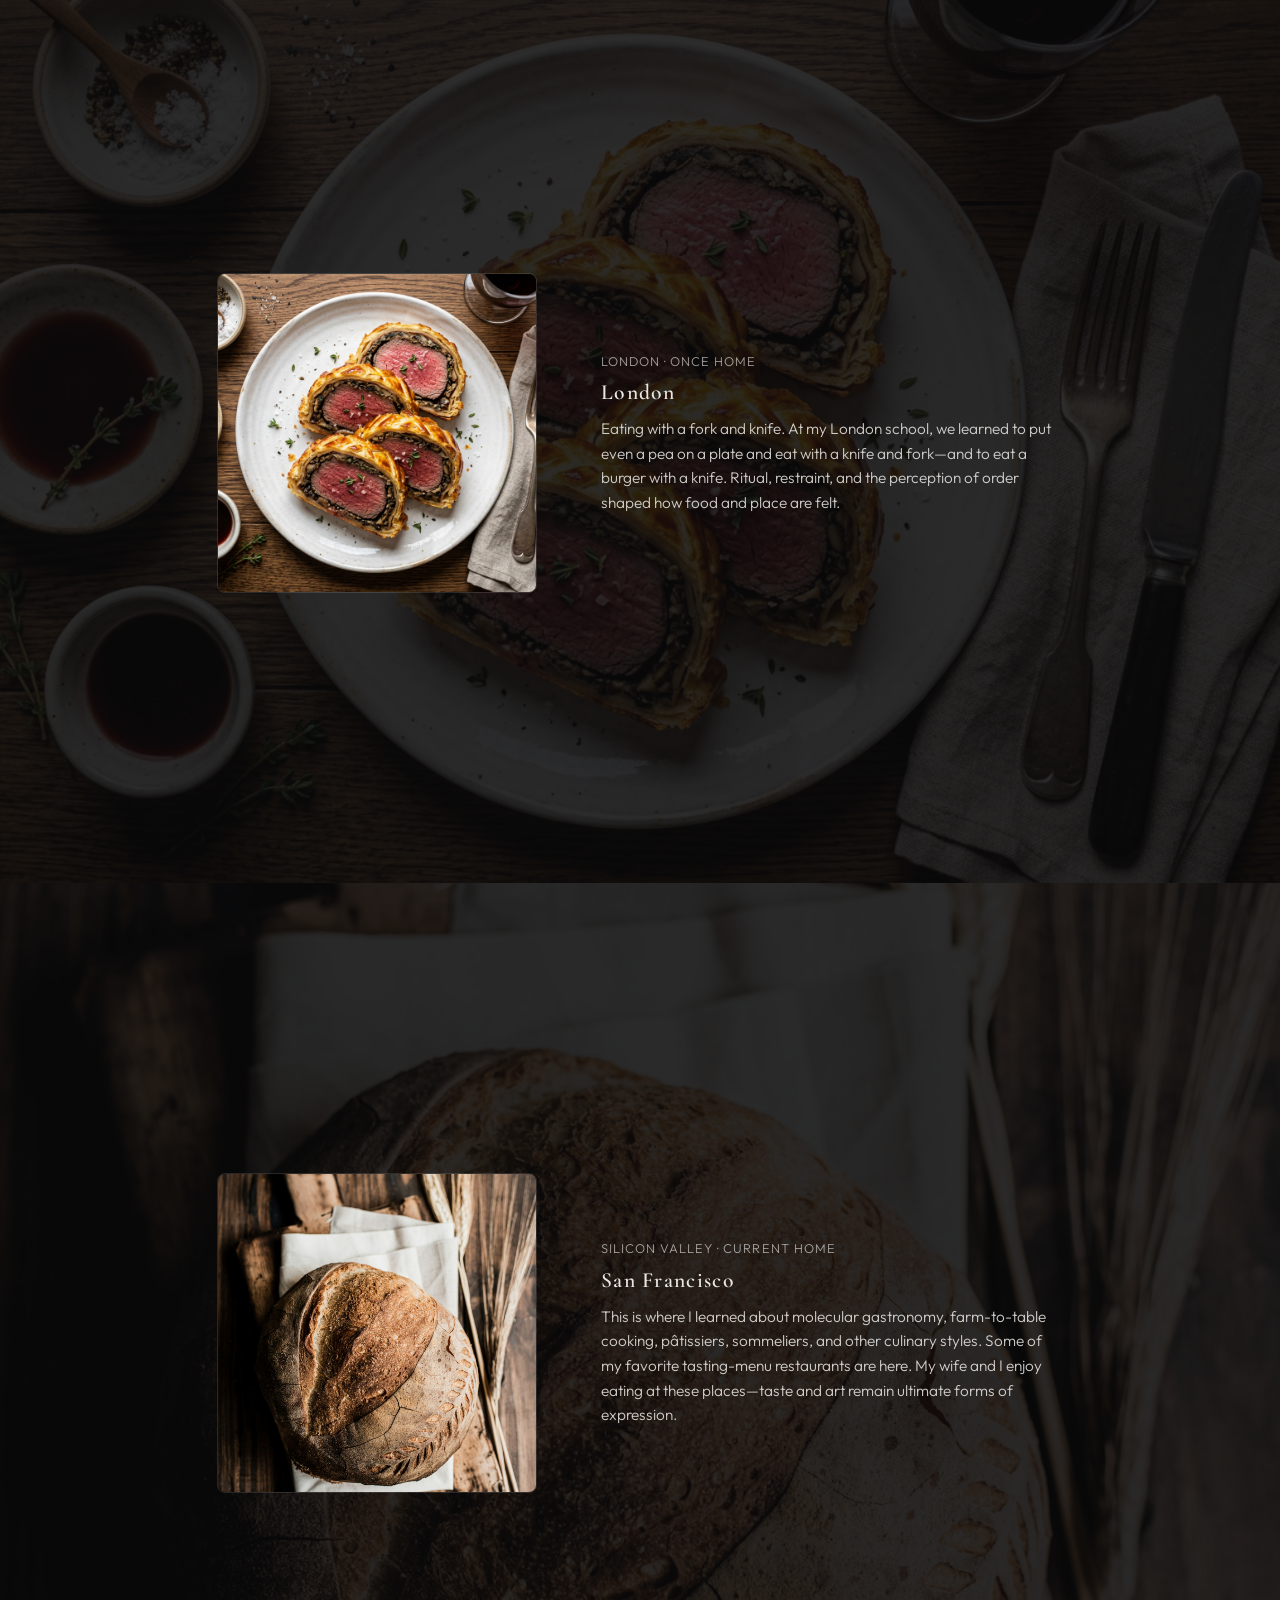
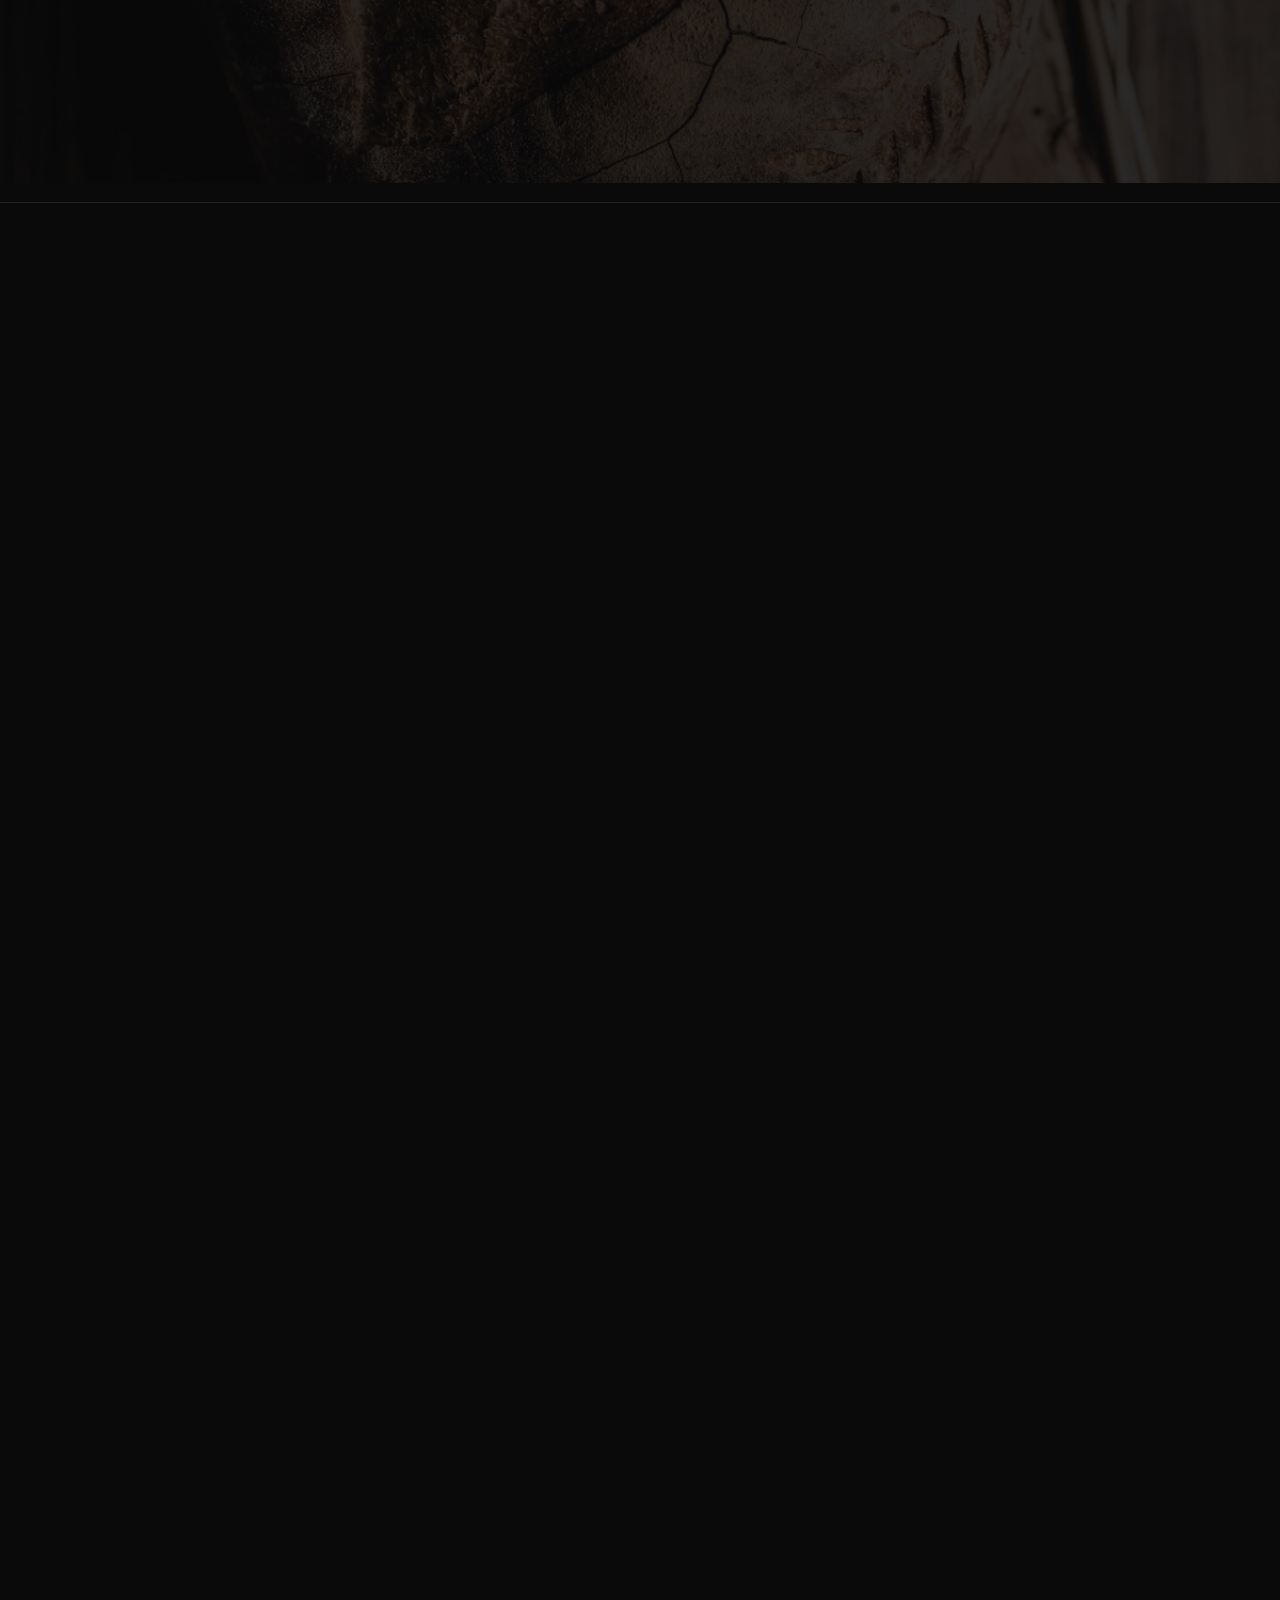
<file: combined/uttarwarart/index.html>
<!DOCTYPE html>
<html lang="en">
<head>
  <meta charset="UTF-8" />
  <meta name="viewport" content="width=device-width, initial-scale=1.0" />
  <meta name="description" content="Uttarwar Art — interactive 3D portfolio of culinary-inspired artwork by Nicket Uttarwar. Scroll experience; JSON index available for tools." />
  <meta name="robots" content="index, follow, max-image-preview:large" />
  <link rel="canonical" href="https://nicketuttarwar.com/uttarwarart/" />
  <link rel="alternate" type="application/json" title="Artwork index (JSON)" href="data/art-index.json" />
  <meta property="og:type" content="website" />
  <meta property="og:url" content="https://nicketuttarwar.com/uttarwarart/" />
  <meta property="og:title" content="Uttarwar Art — Portfolio" />
  <meta property="og:description" content="Interactive 3D art portfolio — culinary journey and artworks by Nicket Uttarwar." />
  <meta property="og:locale" content="en_US" />
  <meta name="twitter:card" content="summary_large_image" />
  <meta name="twitter:title" content="Uttarwar Art — Portfolio" />
  <meta name="twitter:description" content="Interactive 3D art portfolio — culinary journey and artworks by Nicket Uttarwar." />
  <title>Uttarwar Art — Portfolio</title>
  <script type="application/ld+json">
  {"@context":"https://schema.org","@type":"WebPage","name":"Uttarwar Art — Portfolio","url":"https://nicketuttarwar.com/uttarwarart/","description":"Interactive 3D portfolio of culinary-inspired artwork. Artwork metadata: /uttarwarart/data/art-index.json","inLanguage":"en-US","isPartOf":{"@id":"https://nicketuttarwar.com/#website"},"author":{"@id":"https://nicketuttarwar.com/#person"},"isAccessibleForFree":true}
  </script>
  <link rel="preconnect" href="https://fonts.googleapis.com" />
  <link rel="preconnect" href="https://fonts.gstatic.com" crossorigin />
  <link href="https://fonts.googleapis.com/css2?family=Cormorant+Garamond:ital,wght@0,400;0,600;1,400&family=Outfit:wght@300;500&display=swap" rel="stylesheet" />
  <style>
    * {
      margin: 0;
      padding: 0;
      box-sizing: border-box;
    }
    html {
      scroll-behavior: smooth;
    }
    body {
      font-family: 'Outfit', sans-serif;
      background: #0a0a0b;
      color: #e8e6e3;
      overflow-x: hidden;
    }
    .skip-link {
      position: absolute;
      left: -9999px;
      top: 0;
      z-index: 10000;
      padding: 0.75rem 1.25rem;
      background: #12121a;
      color: #e8e6e3;
      border: 2px solid rgba(180, 140, 255, 0.85);
      border-radius: 12px;
      font-weight: 600;
      text-decoration: none;
      font-family: 'Outfit', sans-serif;
    }
    .skip-link:focus {
      left: 0.75rem;
      top: 0.75rem;
      position: fixed;
    }
    #canvas-wrap {
      position: fixed;
      inset: 0;
      z-index: 0;
    }
    #canvas-wrap canvas {
      display: block;
      width: 100%;
      height: 100%;
    }
    #scroll-spacer {
      height: 300vh;
      pointer-events: none;
      position: relative;
      z-index: 1;
    }
    .title-overlay {
      position: fixed;
      left: 0;
      right: 0;
      top: 0;
      z-index: 2;
      padding: clamp(1rem, 3vw, 2rem) clamp(1.5rem, 5vw, 3rem);
      display: flex;
      justify-content: space-between;
      align-items: center;
      flex-wrap: wrap;
      gap: 0.75rem 1rem;
      background: linear-gradient(to bottom, rgba(10,10,11,0.85) 0%, transparent 100%);
      pointer-events: none;
    }
    .title-overlay h1 {
      font-family: 'Cormorant Garamond', serif;
      font-weight: 600;
      font-size: clamp(1.25rem, 2.5vw, 1.75rem);
      letter-spacing: 0.12em;
      text-transform: uppercase;
    }
    .title-overlay .hint {
      font-size: 0.75rem;
      font-weight: 300;
      letter-spacing: 0.2em;
      opacity: 0.7;
    }
    .title-overlay .back-to-main {
      pointer-events: auto;
      display: inline-flex;
      align-items: center;
      gap: 0.65rem;
      font-family: 'Outfit', sans-serif;
      color: rgba(232, 230, 227, 0.95);
      border: 1px solid rgba(196, 181, 253, 0.45);
      background: rgba(18, 18, 26, 0.75);
      padding: 0.5rem 0.85rem 0.5rem 0.65rem;
      border-radius: 999px;
      text-decoration: none;
      transition: background 0.25s ease, border-color 0.25s ease, box-shadow 0.25s ease;
      flex-shrink: 0;
      box-shadow: 0 0 0 1px rgba(0, 0, 0, 0.35);
    }
    .title-overlay .back-to-main:hover {
      background: rgba(255, 255, 255, 0.08);
      border-color: rgba(196, 181, 253, 0.65);
      box-shadow: 0 4px 20px rgba(0, 0, 0, 0.35);
    }
    .title-overlay .back-to-main-indicator {
      display: flex;
      align-items: center;
      justify-content: center;
      width: 1.75rem;
      height: 1.75rem;
      border-radius: 50%;
      background: rgba(196, 181, 253, 0.18);
      border: 1px solid rgba(196, 181, 253, 0.4);
      font-size: 0.95rem;
      line-height: 1;
      flex-shrink: 0;
    }
    .title-overlay .back-to-main-text {
      display: flex;
      flex-direction: column;
      align-items: flex-start;
      gap: 0.15rem;
      min-width: 0;
    }
    .title-overlay .back-to-main-name {
      font-size: 0.62rem;
      font-weight: 600;
      letter-spacing: 0.16em;
      text-transform: uppercase;
    }
    .title-overlay .back-to-main-sub {
      font-size: 0.55rem;
      font-weight: 400;
      letter-spacing: 0.06em;
      text-transform: none;
      color: rgba(232, 230, 227, 0.72);
      line-height: 1.25;
      max-width: 16rem;
    }
    .progress-dots {
      display: flex;
      flex-direction: column;
      gap: 0.75rem;
      pointer-events: none;
    }
    .progress-dots {
      transition: opacity 0.4s ease;
    }
    .progress-dots .dot {
      width: 6px;
      height: 6px;
      border-radius: 50%;
      background: rgba(255,255,255,0.25);
      transition: background 0.3s ease, transform 0.3s ease;
    }
    .progress-dots .dot.active {
      background: rgba(255,255,255,0.95);
      transform: scale(1.4);
    }
    /* ——— Right-side scroll section: progress bar + artwork navigation ——— */
    .scroll-progress-wrap {
      position: fixed;
      right: clamp(1rem, 3vw, 2rem);
      top: 50%;
      transform: translateY(-50%);
      z-index: 2;
      display: flex;
      flex-direction: column;
      align-items: center;
      gap: 0.5rem;
      pointer-events: none;
      padding: 1rem 0.75rem;
      background: rgba(10, 10, 11, 0.6);
      border: 1px solid rgba(232, 230, 227, 0.15);
      border-radius: 12px;
      box-shadow: 0 4px 24px rgba(0, 0, 0, 0.3);
    }
    .scroll-progress-wrap .scroll-section-label {
      font-size: 0.55rem;
      font-weight: 500;
      letter-spacing: 0.25em;
      text-transform: uppercase;
      color: rgba(232, 230, 227, 0.45);
      margin-bottom: 0.25rem;
    }
    .scroll-progress-wrap .scroll-section-dots {
      display: flex;
      flex-direction: column;
      align-items: center;
      gap: 0.35rem;
    }
    .scroll-progress-wrap .scroll-progress-about,
    .scroll-progress-wrap .scroll-progress-artworks {
      font-size: 0.6rem;
      font-weight: 500;
      letter-spacing: 0.15em;
      text-transform: uppercase;
      opacity: 0.6;
    }
    .scroll-progress-wrap .progress-dots {
      margin-top: 0;
    }
    /* Current artwork label (updates when scrolling through artworks) */
    .piece-label-wrap {
      position: fixed;
      bottom: clamp(1rem, 3vw, 2rem);
      left: clamp(1.5rem, 5vw, 3rem);
      z-index: 2;
      pointer-events: none;
    }
    .piece-label-wrap .piece-label-doc {
      font-size: 0.55rem;
      font-weight: 500;
      letter-spacing: 0.2em;
      text-transform: uppercase;
      color: rgba(232, 230, 227, 0.5);
      margin-bottom: 0.2rem;
    }
    .piece-label-row {
      display: flex;
      flex-wrap: wrap;
      align-items: baseline;
      gap: 0.5rem 1.25rem;
      max-width: min(92vw, 56rem);
    }
    .piece-label {
      transition: opacity 0.4s ease;
      font-family: 'Cormorant Garamond', serif;
      font-size: clamp(0.9rem, 1.5vw, 1.1rem);
      font-weight: 400;
      letter-spacing: 0.08em;
      opacity: 0.85;
    }
    .piece-label-note {
      font-family: 'Outfit', sans-serif;
      font-size: clamp(0.62rem, 1.1vw, 0.72rem);
      font-weight: 300;
      font-style: italic;
      letter-spacing: 0.04em;
      line-height: 1.45;
      color: rgba(232, 230, 227, 0.62);
      max-width: 28rem;
      margin: 0;
      padding: 0;
      border-left: 2px solid rgba(196, 181, 253, 0.35);
      padding-left: 0.75rem;
      opacity: 0;
      visibility: hidden;
      transition: opacity 0.35s ease;
    }
    .piece-label-note.is-visible {
      font-style: italic;
      opacity: 1;
      visibility: visible;
    }
    #loading {
      position: fixed;
      inset: 0;
      z-index: 10;
      background: #0a0a0b;
      display: flex;
      align-items: center;
      justify-content: center;
      flex-direction: column;
      gap: 1rem;
      transition: opacity 0.5s ease;
    }
    #loading.hidden {
      opacity: 0;
      pointer-events: none;
    }
    #loading .spinner {
      width: 32px;
      height: 32px;
      border: 2px solid rgba(255,255,255,0.15);
      border-top-color: rgba(255,255,255,0.8);
      border-radius: 50%;
      animation: spin 0.8s linear infinite;
    }
    @keyframes spin { to { transform: rotate(360deg); } }
    #loading .text { font-size: 0.85rem; letter-spacing: 0.15em; opacity: 0.8; }

    /* ——— Culinary carousel: edge-to-edge, continuous scroll ——— */
    #culinary-carousel {
      position: relative;
      z-index: 1;
      padding-top: clamp(4.5rem, 14vh, 7rem);
      padding-bottom: clamp(1.5rem, 4vw, 2.5rem);
      padding-left: 0;
      padding-right: 0;
      width: 100vw;
      margin-left: calc(-50vw + 50%);
      background: linear-gradient(to bottom, rgba(10,10,11,0.4) 0%, rgba(10,10,11,0.75) 100%);
      border-bottom: 1px solid rgba(232, 230, 227, 0.1);
      overflow: hidden;
    }
    #culinary-carousel .carousel-inner {
      width: 100%;
      max-width: none;
      overflow: hidden;
    }
    #culinary-carousel .carousel-track {
      display: flex;
      width: 200%;
      animation: culinary-scroll 60s linear infinite;
    }
    @keyframes culinary-scroll {
      0% { transform: translateX(0); }
      100% { transform: translateX(-50%); }
    }
    #culinary-carousel .carousel-slide {
      flex: 0 0 8.333%;
      position: relative;
      height: 100px;
    }
    #culinary-carousel .carousel-slide .slide-icon {
      position: absolute;
      inset: 0;
      display: flex;
      align-items: center;
      justify-content: center;
      padding: 1.5rem;
    }
    #culinary-carousel .carousel-slide .slide-icon svg {
      width: 100%;
      height: 100%;
      object-fit: contain;
      display: block;
    }
    #culinary-carousel .carousel-slide .slide-caption {
      position: absolute;
      bottom: 0;
      left: 0;
      right: 0;
      padding: 1rem 1.25rem;
      background: linear-gradient(to top, rgba(0,0,0,0.85), transparent);
      font-size: 0.7rem;
      font-weight: 500;
      letter-spacing: 0.2em;
      text-transform: uppercase;
      color: rgba(232, 230, 227, 0.9);
    }

    /* About section: intro (50vh) + 3 culture blocks (100vh each) = 350vh */
    /* ——— Above section: About (intro + culture blocks) ——— */
    #about {
      min-height: 350vh;
      position: relative;
      z-index: 1;
      border-bottom: 1px solid rgba(232, 230, 227, 0.12);
    }
    #about .section-badge {
      position: sticky;
      top: clamp(4rem, 12vh, 6rem);
      left: clamp(1.5rem, 5vw, 3rem);
      z-index: 2;
      font-size: 0.6rem;
      font-weight: 500;
      letter-spacing: 0.2em;
      text-transform: uppercase;
      color: rgba(232, 230, 227, 0.5);
      margin-bottom: -2rem;
      pointer-events: none;
    }
    #about .about-intro {
      min-height: 50vh;
      display: flex;
      flex-direction: column;
      align-items: center;
      justify-content: center;
      text-align: center;
      padding: clamp(2rem, 6vw, 4rem) clamp(1.5rem, 5vw, 3rem);
    }
    #about .about-heading {
      font-family: 'Cormorant Garamond', serif;
      font-weight: 600;
      font-size: clamp(1.5rem, 3vw, 2rem);
      letter-spacing: 0.06em;
      color: #e8e6e3;
      margin-bottom: clamp(1rem, 2vw, 1.5rem);
    }
    #about .about-text {
      font-size: clamp(0.9rem, 1.4vw, 1.05rem);
      font-weight: 300;
      line-height: 1.65;
      color: rgba(232, 230, 227, 0.9);
      max-width: 48ch;
    }
    #about .culture-block {
      min-height: 100vh;
      display: flex;
      align-items: center;
      justify-content: center;
      gap: clamp(2rem, 5vw, 4rem);
      padding: clamp(2rem, 5vw, 3rem) clamp(1.5rem, 5vw, 3rem);
      position: relative;
      overflow: hidden;
    }
    #about .culture-block::before {
      content: '';
      position: absolute;
      inset: 0;
      background-image: var(--bg-image);
      background-size: cover;
      background-position: center;
      opacity: 0.14;
      z-index: 0;
    }
    #about .culture-block > * {
      position: relative;
      z-index: 1;
    }
    #about .culture-block:nth-child(2) { flex-direction: row; }
    #about .culture-block:nth-child(3) { flex-direction: row-reverse; }
    #about .culture-block:nth-child(4) { flex-direction: row; }
    #about .culture-image-wrap {
      flex-shrink: 0;
      will-change: transform;
    }
    #about .culture-image-wrap img {
      width: clamp(180px, 28vw, 320px);
      height: clamp(180px, 28vw, 320px);
      object-fit: cover;
      border-radius: 8px;
      border: 1px solid rgba(255,255,255,0.12);
      display: block;
    }
    #about .culture-text {
      max-width: 42ch;
    }
    #about .culture-text h3 {
      font-family: 'Cormorant Garamond', serif;
      font-weight: 600;
      font-size: clamp(1.1rem, 2vw, 1.35rem);
      letter-spacing: 0.06em;
      margin-bottom: 0.75rem;
      color: #e8e6e3;
    }
    #about .culture-text p {
      font-size: clamp(0.85rem, 1.2vw, 1rem);
      font-weight: 300;
      line-height: 1.6;
      color: rgba(232, 230, 227, 0.88);
    }
    #about .culture-text .home-note {
      font-size: clamp(0.75rem, 1vw, 0.85rem);
      letter-spacing: 0.08em;
      text-transform: uppercase;
      opacity: 0.75;
      margin-bottom: 0.5rem;
    }
  </style>
</head>
<body>
  <a class="skip-link" href="#culinary-carousel">Skip to main content</a>
  <noscript>
    <p style="padding:1rem 1.5rem;background:#12121a;color:#e8e6e3;font-family:'Outfit',sans-serif;line-height:1.6;max-width:52ch;margin:0 auto;">Uttarwar Art is an interactive portfolio; full experience uses JavaScript. For machine-readable artwork titles, food pairings, and file structure, use <a href="data/art-index.json" style="color:#c4b5fd;">art-index.json</a>. Return to <a href="../" style="color:#c4b5fd;">Nicket Uttarwar — main site</a>.</p>
  </noscript>
  <div id="loading">
    <div class="spinner" aria-hidden="true"></div>
    <span class="text">Loading portfolio</span>
  </div>

  <section id="culinary-carousel" tabindex="-1" aria-label="Culinary journey: kitchen tools">
    <div class="carousel-inner">
      <div class="carousel-track" id="carousel-track">
        <div class="carousel-slide">
          <div class="slide-icon" aria-hidden="true"><svg viewBox="0 0 64 64" fill="none" xmlns="http://www.w3.org/2000/svg" stroke="rgba(232,230,227,0.9)" stroke-width="1.5" stroke-linecap="round" stroke-linejoin="round"><path d="M32 8v48M28 12h8M26 20h12M24 28h16M22 36h20M24 44h16"/><ellipse cx="32" cy="54" rx="6" ry="2"/></svg></div>
          <span class="slide-caption">Whisk</span>
        </div>
        <div class="carousel-slide">
          <div class="slide-icon" aria-hidden="true"><svg viewBox="0 0 64 64" fill="none" xmlns="http://www.w3.org/2000/svg" stroke="rgba(232,230,227,0.9)" stroke-width="1.5" stroke-linecap="round" stroke-linejoin="round"><rect x="20" y="44" width="24" height="4" rx="1"/><path d="M32 44V28M28 28h8"/><path d="M32 28l-4-8h8l-4 8"/><circle cx="32" cy="16" r="4"/><path d="M20 20h24M18 24h28"/><ellipse cx="32" cy="22" rx="8" ry="3"/></svg></div>
          <span class="slide-caption">Weight scale</span>
        </div>
        <div class="carousel-slide">
          <div class="slide-icon" aria-hidden="true"><svg viewBox="0 0 64 64" fill="none" xmlns="http://www.w3.org/2000/svg" stroke="rgba(232,230,227,0.9)" stroke-width="1.5" stroke-linecap="round" stroke-linejoin="round"><rect x="18" y="12" width="28" height="36" rx="2"/><path d="M32 12v-4M28 8h8"/><path d="M24 52h16M28 56h8"/><circle cx="32" cy="28" r="4"/></svg></div>
          <span class="slide-caption">Blender</span>
        </div>
        <div class="carousel-slide">
          <div class="slide-icon" aria-hidden="true"><svg viewBox="0 0 64 64" fill="none" xmlns="http://www.w3.org/2000/svg" stroke="rgba(232,230,227,0.9)" stroke-width="1.5" stroke-linecap="round" stroke-linejoin="round"><path d="M20 20v24M44 20v24M20 32c0 6 5 10 12 10s12-4 12-10M32 42v6M28 48h8"/></svg></div>
          <span class="slide-caption">Tongs</span>
        </div>
        <div class="carousel-slide">
          <div class="slide-icon" aria-hidden="true"><svg viewBox="0 0 64 64" fill="none" xmlns="http://www.w3.org/2000/svg" stroke="rgba(232,230,227,0.9)" stroke-width="1.5" stroke-linecap="round" stroke-linejoin="round"><path d="M18 18h28l-4 28H22L18 18z"/><path d="M22 18V14a4 4 0 0 1 4-4h12a4 4 0 0 1 4 4v4"/></svg></div>
          <span class="slide-caption">Spatula</span>
        </div>
        <div class="carousel-slide">
          <div class="slide-icon" aria-hidden="true"><svg viewBox="0 0 64 64" fill="none" xmlns="http://www.w3.org/2000/svg" stroke="rgba(232,230,227,0.9)" stroke-width="1.5" stroke-linecap="round" stroke-linejoin="round"><circle cx="32" cy="32" r="12"/><path d="M32 20v24M26 26h12M26 32h12M26 38h12"/><path d="M20 32c0-2 1-4 2-5M44 32c0 2-1 4-2 5"/></svg></div>
          <span class="slide-caption">Kitchen scissors</span>
        </div>
        <div class="carousel-slide">
          <div class="slide-icon" aria-hidden="true"><svg viewBox="0 0 64 64" fill="none" xmlns="http://www.w3.org/2000/svg" stroke="rgba(232,230,227,0.9)" stroke-width="1.5" stroke-linecap="round" stroke-linejoin="round"><path d="M32 8l4 44H28L32 8z"/><path d="M20 52h24M28 20l-8 32M36 20l8 32"/></svg></div>
          <span class="slide-caption">Knife</span>
        </div>
        <div class="carousel-slide">
          <div class="slide-icon" aria-hidden="true"><svg viewBox="0 0 64 64" fill="none" xmlns="http://www.w3.org/2000/svg" stroke="rgba(232,230,227,0.9)" stroke-width="1.5" stroke-linecap="round" stroke-linejoin="round"><path d="M28 14c-4 0-8 4-8 10v24h24V24c0-6-4-10-8-10M32 48v4M28 52h8"/><path d="M36 20l-4 20M32 24l-4 16"/></svg></div>
          <span class="slide-caption">Ladle & wooden spoon</span>
        </div>
        <div class="carousel-slide">
          <div class="slide-icon" aria-hidden="true"><svg viewBox="0 0 64 64" fill="none" xmlns="http://www.w3.org/2000/svg" stroke="rgba(232,230,227,0.9)" stroke-width="1.5" stroke-linecap="round" stroke-linejoin="round"><path d="M24 16h6l18 36H24L24 16z"/><path d="M30 16V12a3 3 0 0 1 6 0v4"/><path d="M26 24h14M24 32h18"/></svg></div>
          <span class="slide-caption">Peeler</span>
        </div>
        <div class="carousel-slide">
          <div class="slide-icon" aria-hidden="true"><svg viewBox="0 0 64 64" fill="none" xmlns="http://www.w3.org/2000/svg" stroke="rgba(232,230,227,0.9)" stroke-width="1.5" stroke-linecap="round" stroke-linejoin="round"><rect x="18" y="14" width="28" height="36" rx="1"/><path d="M22 22h4M22 28h4M22 34h4M22 40h4M34 22h4M34 28h4M34 34h4M34 40h4M26 22h4M26 28h4M26 34h4M26 40h4"/></svg></div>
          <span class="slide-caption">Grater</span>
        </div>
        <div class="carousel-slide">
          <div class="slide-icon" aria-hidden="true"><svg viewBox="0 0 64 64" fill="none" xmlns="http://www.w3.org/2000/svg" stroke="rgba(232,230,227,0.9)" stroke-width="1.5" stroke-linecap="round" stroke-linejoin="round"><ellipse cx="32" cy="32" rx="20" ry="8"/><path d="M12 32h40"/><path d="M20 24v16M44 24v16"/></svg></div>
          <span class="slide-caption">Rolling pin</span>
        </div>
        <div class="carousel-slide">
          <div class="slide-icon" aria-hidden="true"><svg viewBox="0 0 64 64" fill="none" xmlns="http://www.w3.org/2000/svg" stroke="rgba(232,230,227,0.9)" stroke-width="1.5" stroke-linecap="round" stroke-linejoin="round"><path d="M22 20h20l-2 32H24L22 20z"/><path d="M26 28h12M26 34h12M26 40h12"/><path d="M28 16V12M36 16V12"/></svg></div>
          <span class="slide-caption">Measuring cups</span>
        </div>
        <!-- Duplicated set for seamless infinite scroll -->
        <div class="carousel-slide">
          <div class="slide-icon" aria-hidden="true"><svg viewBox="0 0 64 64" fill="none" xmlns="http://www.w3.org/2000/svg" stroke="rgba(232,230,227,0.9)" stroke-width="1.5" stroke-linecap="round" stroke-linejoin="round"><path d="M32 8v48M28 12h8M26 20h12M24 28h16M22 36h20M24 44h16"/><ellipse cx="32" cy="54" rx="6" ry="2"/></svg></div>
          <span class="slide-caption">Whisk</span>
        </div>
        <div class="carousel-slide">
          <div class="slide-icon" aria-hidden="true"><svg viewBox="0 0 64 64" fill="none" xmlns="http://www.w3.org/2000/svg" stroke="rgba(232,230,227,0.9)" stroke-width="1.5" stroke-linecap="round" stroke-linejoin="round"><rect x="20" y="44" width="24" height="4" rx="1"/><path d="M32 44V28M28 28h8"/><path d="M32 28l-4-8h8l-4 8"/><circle cx="32" cy="16" r="4"/><path d="M20 20h24M18 24h28"/><ellipse cx="32" cy="22" rx="8" ry="3"/></svg></div>
          <span class="slide-caption">Weight scale</span>
        </div>
        <div class="carousel-slide">
          <div class="slide-icon" aria-hidden="true"><svg viewBox="0 0 64 64" fill="none" xmlns="http://www.w3.org/2000/svg" stroke="rgba(232,230,227,0.9)" stroke-width="1.5" stroke-linecap="round" stroke-linejoin="round"><rect x="18" y="12" width="28" height="36" rx="2"/><path d="M32 12v-4M28 8h8"/><path d="M24 52h16M28 56h8"/><circle cx="32" cy="28" r="4"/></svg></div>
          <span class="slide-caption">Blender</span>
        </div>
        <div class="carousel-slide">
          <div class="slide-icon" aria-hidden="true"><svg viewBox="0 0 64 64" fill="none" xmlns="http://www.w3.org/2000/svg" stroke="rgba(232,230,227,0.9)" stroke-width="1.5" stroke-linecap="round" stroke-linejoin="round"><path d="M20 20v24M44 20v24M20 32c0 6 5 10 12 10s12-4 12-10M32 42v6M28 48h8"/></svg></div>
          <span class="slide-caption">Tongs</span>
        </div>
        <div class="carousel-slide">
          <div class="slide-icon" aria-hidden="true"><svg viewBox="0 0 64 64" fill="none" xmlns="http://www.w3.org/2000/svg" stroke="rgba(232,230,227,0.9)" stroke-width="1.5" stroke-linecap="round" stroke-linejoin="round"><path d="M18 18h28l-4 28H22L18 18z"/><path d="M22 18V14a4 4 0 0 1 4-4h12a4 4 0 0 1 4 4v4"/></svg></div>
          <span class="slide-caption">Spatula</span>
        </div>
        <div class="carousel-slide">
          <div class="slide-icon" aria-hidden="true"><svg viewBox="0 0 64 64" fill="none" xmlns="http://www.w3.org/2000/svg" stroke="rgba(232,230,227,0.9)" stroke-width="1.5" stroke-linecap="round" stroke-linejoin="round"><circle cx="32" cy="32" r="12"/><path d="M32 20v24M26 26h12M26 32h12M26 38h12"/><path d="M20 32c0-2 1-4 2-5M44 32c0 2-1 4-2 5"/></svg></div>
          <span class="slide-caption">Kitchen scissors</span>
        </div>
        <div class="carousel-slide">
          <div class="slide-icon" aria-hidden="true"><svg viewBox="0 0 64 64" fill="none" xmlns="http://www.w3.org/2000/svg" stroke="rgba(232,230,227,0.9)" stroke-width="1.5" stroke-linecap="round" stroke-linejoin="round"><path d="M32 8l4 44H28L32 8z"/><path d="M20 52h24M28 20l-8 32M36 20l8 32"/></svg></div>
          <span class="slide-caption">Knife</span>
        </div>
        <div class="carousel-slide">
          <div class="slide-icon" aria-hidden="true"><svg viewBox="0 0 64 64" fill="none" xmlns="http://www.w3.org/2000/svg" stroke="rgba(232,230,227,0.9)" stroke-width="1.5" stroke-linecap="round" stroke-linejoin="round"><path d="M28 14c-4 0-8 4-8 10v24h24V24c0-6-4-10-8-10M32 48v4M28 52h8"/><path d="M36 20l-4 20M32 24l-4 16"/></svg></div>
          <span class="slide-caption">Ladle & wooden spoon</span>
        </div>
        <div class="carousel-slide">
          <div class="slide-icon" aria-hidden="true"><svg viewBox="0 0 64 64" fill="none" xmlns="http://www.w3.org/2000/svg" stroke="rgba(232,230,227,0.9)" stroke-width="1.5" stroke-linecap="round" stroke-linejoin="round"><path d="M24 16h6l18 36H24L24 16z"/><path d="M30 16V12a3 3 0 0 1 6 0v4"/><path d="M26 24h14M24 32h18"/></svg></div>
          <span class="slide-caption">Peeler</span>
        </div>
        <div class="carousel-slide">
          <div class="slide-icon" aria-hidden="true"><svg viewBox="0 0 64 64" fill="none" xmlns="http://www.w3.org/2000/svg" stroke="rgba(232,230,227,0.9)" stroke-width="1.5" stroke-linecap="round" stroke-linejoin="round"><rect x="18" y="14" width="28" height="36" rx="1"/><path d="M22 22h4M22 28h4M22 34h4M22 40h4M34 22h4M34 28h4M34 34h4M34 40h4M26 22h4M26 28h4M26 34h4M26 40h4"/></svg></div>
          <span class="slide-caption">Grater</span>
        </div>
        <div class="carousel-slide">
          <div class="slide-icon" aria-hidden="true"><svg viewBox="0 0 64 64" fill="none" xmlns="http://www.w3.org/2000/svg" stroke="rgba(232,230,227,0.9)" stroke-width="1.5" stroke-linecap="round" stroke-linejoin="round"><ellipse cx="32" cy="32" rx="20" ry="8"/><path d="M12 32h40"/><path d="M20 24v16M44 24v16"/></svg></div>
          <span class="slide-caption">Rolling pin</span>
        </div>
        <div class="carousel-slide">
          <div class="slide-icon" aria-hidden="true"><svg viewBox="0 0 64 64" fill="none" xmlns="http://www.w3.org/2000/svg" stroke="rgba(232,230,227,0.9)" stroke-width="1.5" stroke-linecap="round" stroke-linejoin="round"><path d="M22 20h20l-2 32H24L22 20z"/><path d="M26 28h12M26 34h12M26 40h12"/><path d="M28 16V12M36 16V12"/></svg></div>
          <span class="slide-caption">Measuring cups</span>
        </div>
      </div>
    </div>
  </section>

  <section id="about" aria-label="Culinary journey and the artist">
    <p class="section-badge" aria-hidden="true">Above: Culinary journey</p>
    <div class="about-intro">
      <h2 class="about-heading">Taste, flavor, perception</h2>
      <p class="about-text">
        The culinary journey above and the artwork below are one practice. Nicket’s life is grounded in food, ritual, and a holistic way of being—taste and flavor, street and ceremony, tradition and experiment, all felt through the senses and through spirit. That same attention—how we perceive place, memory, and the body—flows into the art and design you see here. Mumbai and London were once home; Silicon Valley is home now. This site is the bridge between that inner life and the work it makes visible.
      </p>
    </div>
    <div class="culture-block culture-block-mumbai" data-culture="0" style="--bg-image: url('data/static/vada-pav.jpg');">
      <div class="culture-image-wrap" id="about-img-mumbai" data-fly="left">
        <img src="data/static/vada-pav.jpg" alt="Vada pav — Mumbai street food" width="320" height="320" />
      </div>
      <div class="culture-text">
        <p class="home-note">Mumbai · once home</p>
        <h3>Mumbai</h3>
        <p>Learning to eat with your hands—thali, shared plates, the feel of roti and rice. Touch is as much a part of taste as flavor; eating is ritual and connection. That way of perceiving food and place carries into the art.</p>
      </div>
    </div>
    <div class="culture-block culture-block-london" data-culture="1" style="--bg-image: url('data/static/beef-wellington.jpg');">
      <div class="culture-image-wrap" id="about-img-london" data-fly="right">
        <img src="data/static/beef-wellington.jpg" alt="Beef Wellington — London" width="320" height="320" />
      </div>
      <div class="culture-text">
        <p class="home-note">London · once home</p>
        <h3>London</h3>
        <p>Eating with a fork and knife. At my London school, we learned to put even a pea on a plate and eat with a knife and fork—and to eat a burger with a knife. Ritual, restraint, and the perception of order shaped how food and place are felt.</p>
      </div>
    </div>
    <div class="culture-block culture-block-sf" data-culture="2" style="--bg-image: url('data/static/sourdough.jpg');">
      <div class="culture-image-wrap" id="about-img-sf" data-fly="left">
        <img src="data/static/sourdough.jpg" alt="Sourdough bread — San Francisco" width="320" height="320" />
      </div>
      <div class="culture-text">
        <p class="home-note">Silicon Valley · current home</p>
        <h3>San Francisco</h3>
        <p>This is where I learned about molecular gastronomy, farm-to-table cooking, pâtissiers, sommeliers, and other culinary styles. Some of my favorite tasting-menu restaurants are here. My wife and I enjoy eating at these places—taste and art remain ultimate forms of expression.</p>
      </div>
    </div>
  </section>

  <div id="canvas-wrap"></div>
  <div class="title-overlay">
    <a href="../" class="back-to-main" aria-label="Nicket Uttarwar — go to portfolio home site" title="Go to the main portfolio website (home)">
      <span class="back-to-main-indicator" aria-hidden="true">←</span>
      <span class="back-to-main-text">
        <span class="back-to-main-name">Nicket Uttarwar</span>
        <span class="back-to-main-sub">Portfolio home — leave this art experience</span>
      </span>
    </a>
    <h1>Uttarwar Art</h1>
    <span class="hint">Scroll</span>
  </div>
  <div class="scroll-progress-wrap" aria-label="Scroll position: About and Artworks">
    <span class="scroll-section-label">Scroll</span>
    <div class="scroll-section-dots">
      <span class="scroll-progress-about">About</span>
      <div class="progress-dots progress-dots-about" id="progress-dots-about" aria-hidden="true"></div>
    </div>
    <div class="scroll-section-dots">
      <span class="scroll-progress-artworks">Artworks</span>
      <div class="progress-dots progress-dots-artworks" id="progress-dots-artworks" aria-hidden="true"></div>
    </div>
  </div>
  <div class="piece-label-wrap">
    <p class="piece-label-doc">Current artwork</p>
    <div class="piece-label-row">
      <div class="piece-label" id="piece-label"></div>
      <p class="piece-label-note" id="piece-label-note" hidden></p>
    </div>
  </div>
  <div id="scroll-spacer"></div>

  <script type="importmap">
    {
      "imports": {
        "three": "https://esm.sh/three@0.160.0"
      }
    }
  </script>
  <script type="module" src="js/main.js"></script>
</body>
</html>
</file>
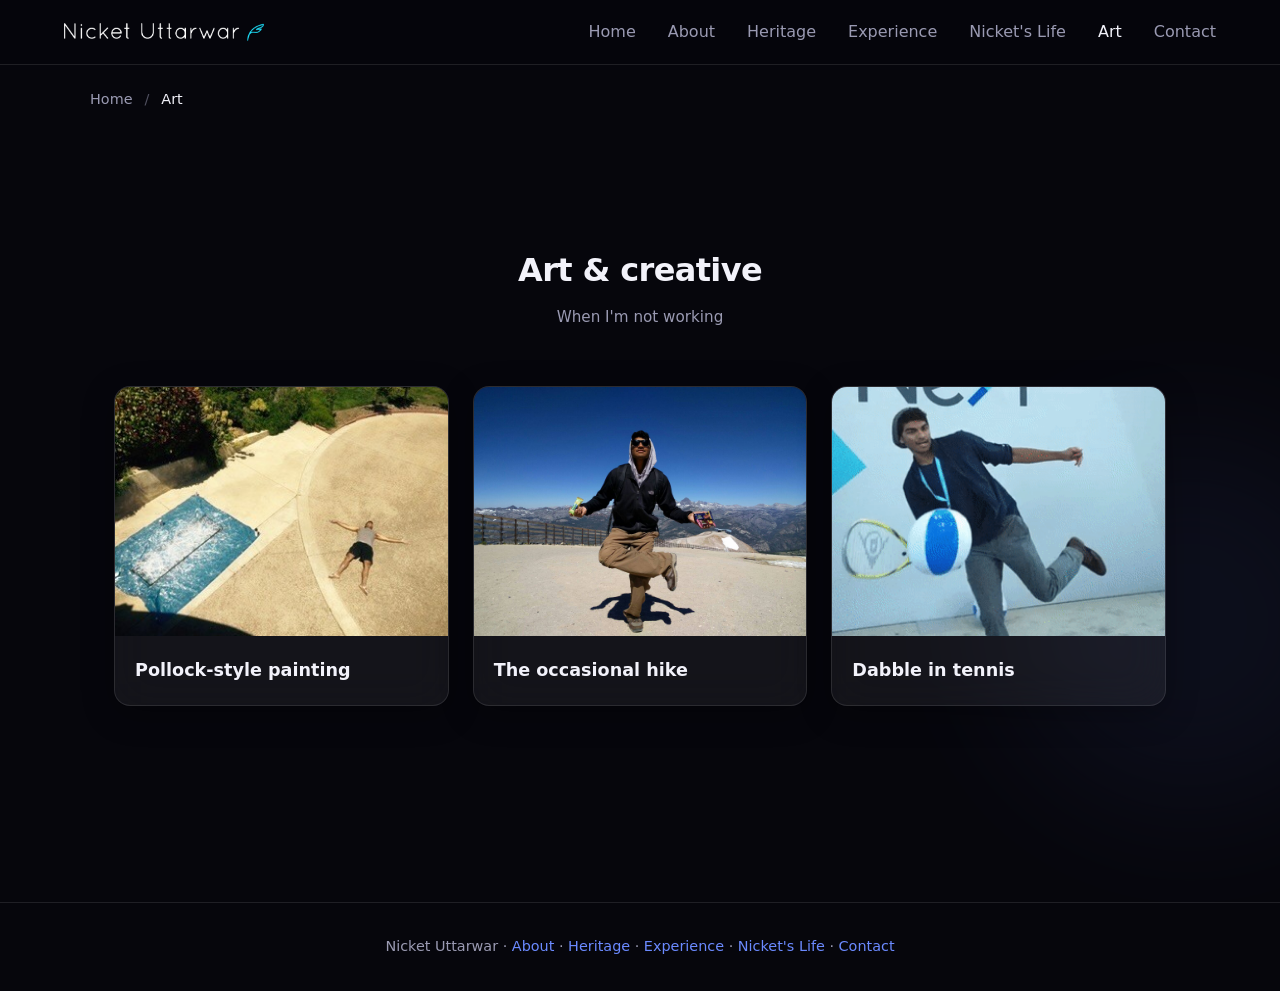
<file: nicketuttarwar.com/art/index.html>
<!DOCTYPE html>
<html lang="en">
<head>
	<meta charset="utf-8">
	<meta name="viewport" content="width=device-width, initial-scale=1, viewport-fit=cover">
	<meta name="theme-color" content="#06060c">
	<meta name="description" content="Nicket Uttarwar — Art and creative work.">
	<title>Art — Nicket Uttarwar</title>
	<link href="../css/style.css" rel="stylesheet">
</head>
<body class="page-inner">
	<header class="main-nav">
		<nav class="nav-inner">
			<input type="checkbox" id="nav-toggle" class="nav-check" hidden aria-hidden="true">
			<a href="../" class="nav-logo"><img src="../images/logo.png" alt="Nicket Uttarwar" class="nav-logo-img"></a>
			<ul class="nav-links">
				<li><a href="../">Home</a></li>
				<li><a href="../about/">About</a></li>
				<li><a href="../about/#heritage">Heritage</a></li>
				<li><a href="../experience/">Experience</a></li>
				<li><a href="../life/">Nicket's Life</a></li>
				<li><a href="../art/" class="nav-active">Art</a></li>
				<li><a href="../contact/">Contact</a></li>
			</ul>
			<label for="nav-toggle" class="nav-toggle" aria-label="Toggle menu">
				<span></span><span></span><span></span>
			</label>
		</nav>
	</header>

	<main>
		<nav class="breadcrumb-wrap" aria-label="Breadcrumb">
			<div class="breadcrumb">
				<a href="../">Home</a>
				<span class="breadcrumb-sep">/</span>
				<span class="breadcrumb-current">Art</span>
			</div>
		</nav>

		<div class="page-content">
			<div class="blob blob-4"></div>

			<section class="section">
				<div class="section-header">
					<h2>Art &amp; creative</h2>
					<p>When I'm not working</p>
				</div>
				<div class="art-grid">
					<article class="art-card glass-panel">
						<div class="art-card-image">
							<img src="../images/picofmepainting.jpg" alt="Painting" loading="lazy" onerror="this.parentElement.classList.add('no-img')">
						</div>
						<div class="art-card-body">
							<h3>Pollock-style painting</h3>
						</div>
					</article>
					<article class="art-card glass-panel">
						<div class="art-card-image">
							<img src="../images/picofme.jpg" alt="Hiking" loading="lazy" onerror="this.parentElement.classList.add('no-img')">
						</div>
						<div class="art-card-body">
							<h3>The occasional hike</h3>
						</div>
					</article>
					<article class="art-card glass-panel">
						<div class="art-card-image">
							<img src="../images/spin.gif" alt="Tennis" loading="lazy" onerror="this.parentElement.classList.add('no-img')">
						</div>
						<div class="art-card-body">
							<h3>Dabble in tennis</h3>
						</div>
					</article>
				</div>
			</section>
		</div>
	</main>

	<footer class="main-footer">
		<div class="container">
			<p>Nicket Uttarwar · <a href="../about/">About</a> · <a href="../about/#heritage">Heritage</a> · <a href="../experience/">Experience</a> · <a href="../life/">Nicket's Life</a> · <a href="../contact/">Contact</a></p>
		</div>
	</footer>

</body>
</html>
</file>
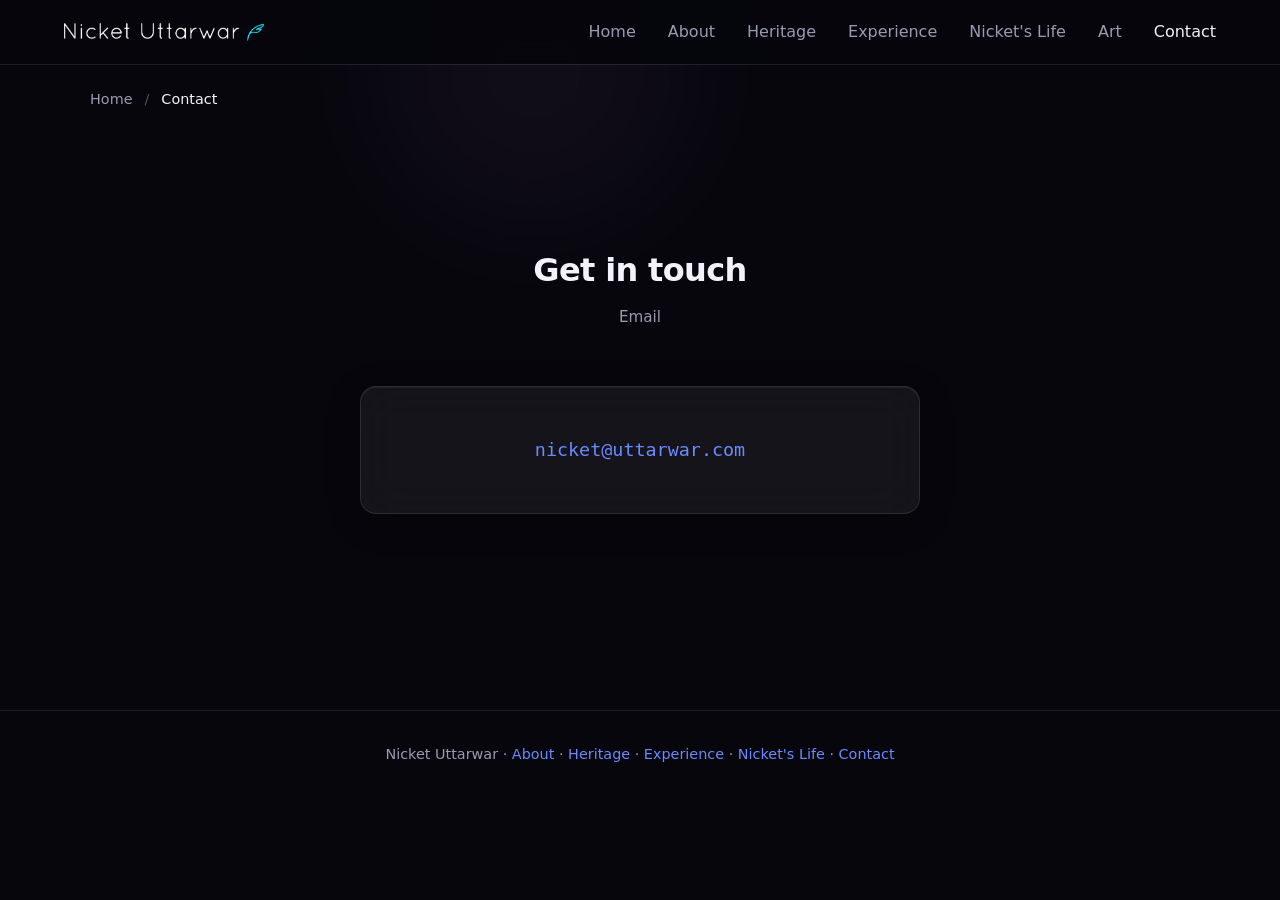
<file: nicketuttarwar.com/contact/index.html>
<!DOCTYPE html>
<html lang="en">
<head>
	<meta charset="utf-8">
	<meta name="viewport" content="width=device-width, initial-scale=1, viewport-fit=cover">
	<meta name="theme-color" content="#06060c">
	<meta name="description" content="Get in touch with Nicket Uttarwar — email.">
	<title>Contact — Nicket Uttarwar</title>
	<link href="../css/style.css" rel="stylesheet">
</head>
<body class="page-inner">
	<header class="main-nav">
		<nav class="nav-inner">
			<input type="checkbox" id="nav-toggle" class="nav-check" hidden aria-hidden="true">
			<a href="../" class="nav-logo"><img src="../images/logo.png" alt="Nicket Uttarwar" class="nav-logo-img"></a>
			<ul class="nav-links">
				<li><a href="../">Home</a></li>
				<li><a href="../about/">About</a></li>
				<li><a href="../about/#heritage">Heritage</a></li>
				<li><a href="../experience/">Experience</a></li>
				<li><a href="../life/">Nicket's Life</a></li>
				<li><a href="../art/">Art</a></li>
				<li><a href="../contact/" class="nav-active">Contact</a></li>
			</ul>
			<label for="nav-toggle" class="nav-toggle" aria-label="Toggle menu">
				<span></span><span></span><span></span>
			</label>
		</nav>
	</header>

	<main>
		<nav class="breadcrumb-wrap" aria-label="Breadcrumb">
			<div class="breadcrumb">
				<a href="../">Home</a>
				<span class="breadcrumb-sep">/</span>
				<span class="breadcrumb-current">Contact</span>
			</div>
		</nav>

		<div class="page-content">
			<div class="blob blob-5"></div>

			<section class="section contact-section">
				<div class="section-header">
					<h2>Get in touch</h2>
					<p>Email</p>
				</div>
				<div class="contact-block glass-panel">
					<p class="contact-detail">
						<a href="mailto:nicket@uttarwar.com" class="contact-email">nicket@uttarwar.com</a>
					</p>
				</div>
			</section>
		</div>
	</main>

	<footer class="main-footer">
		<div class="container">
			<p>Nicket Uttarwar · <a href="../about/">About</a> · <a href="../about/#heritage">Heritage</a> · <a href="../experience/">Experience</a> · <a href="../life/">Nicket's Life</a> · <a href="../contact/">Contact</a></p>
		</div>
	</footer>

</body>
</html>
</file>
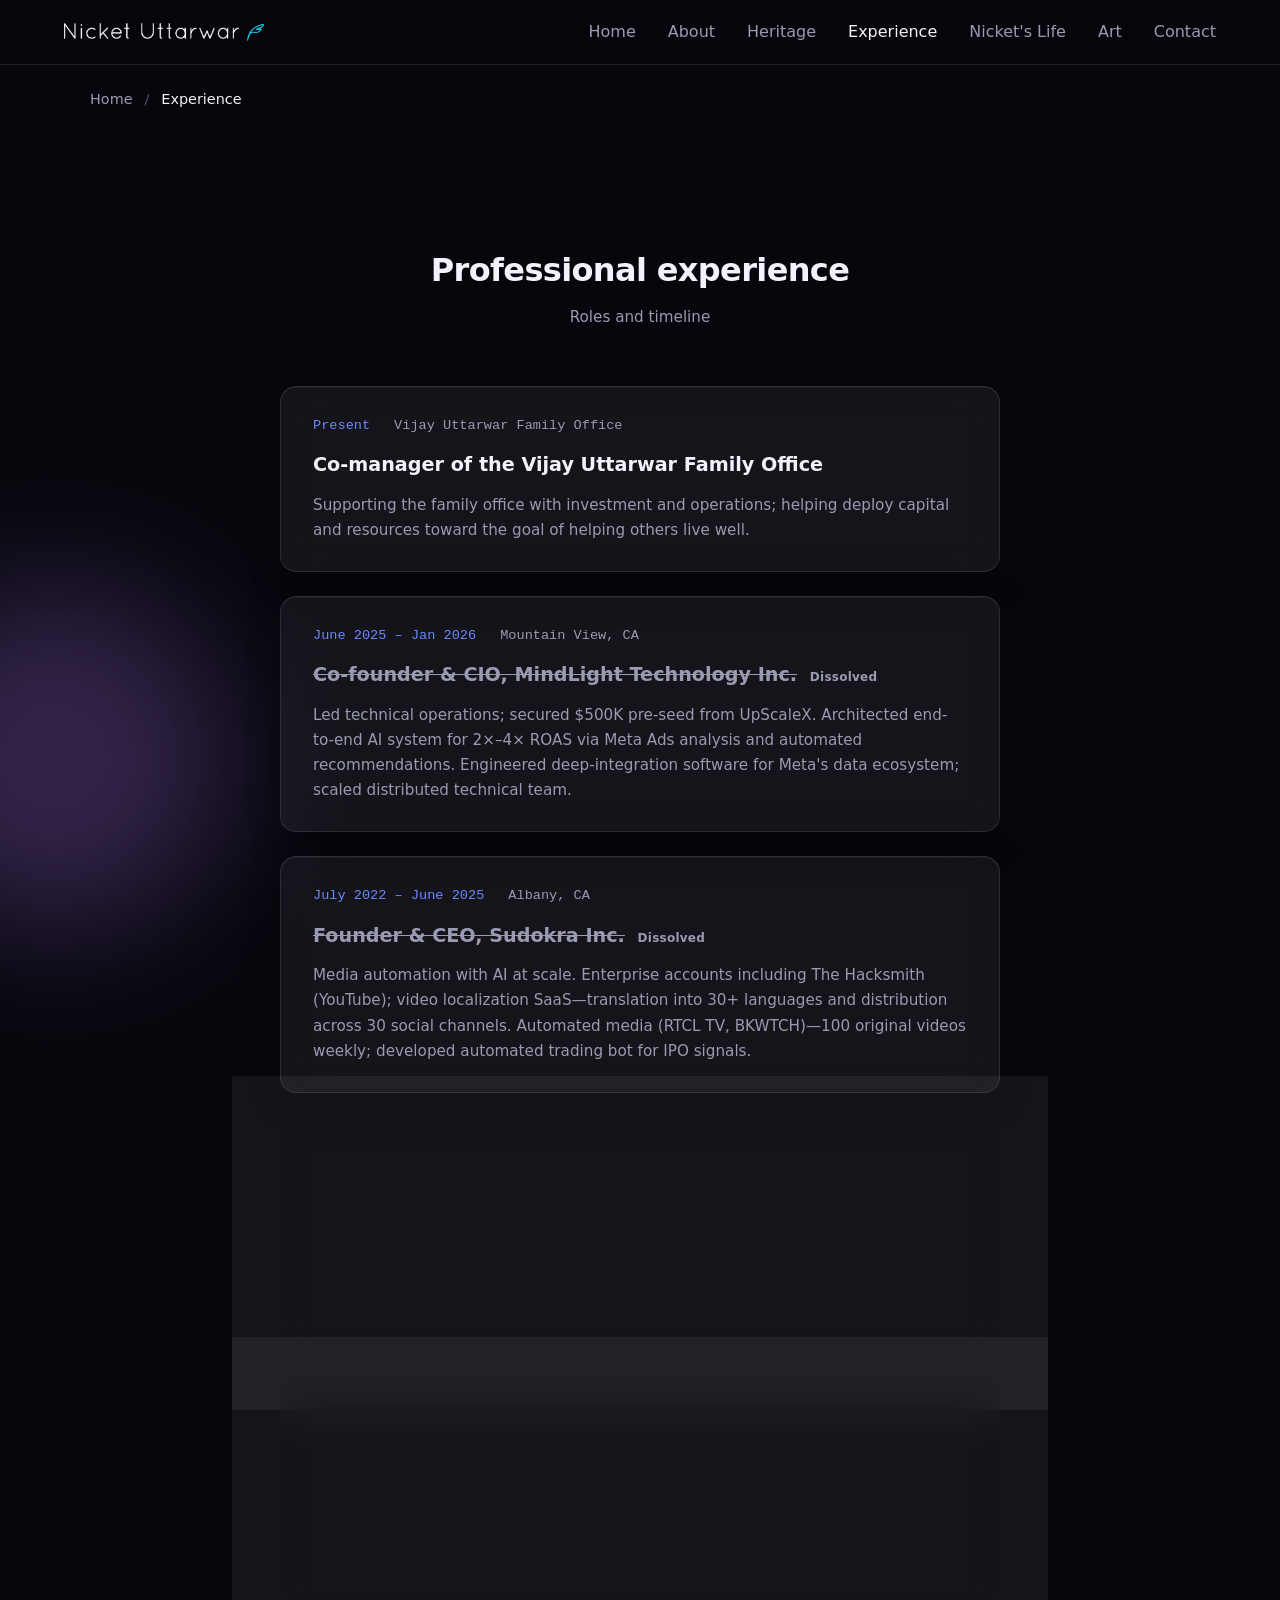
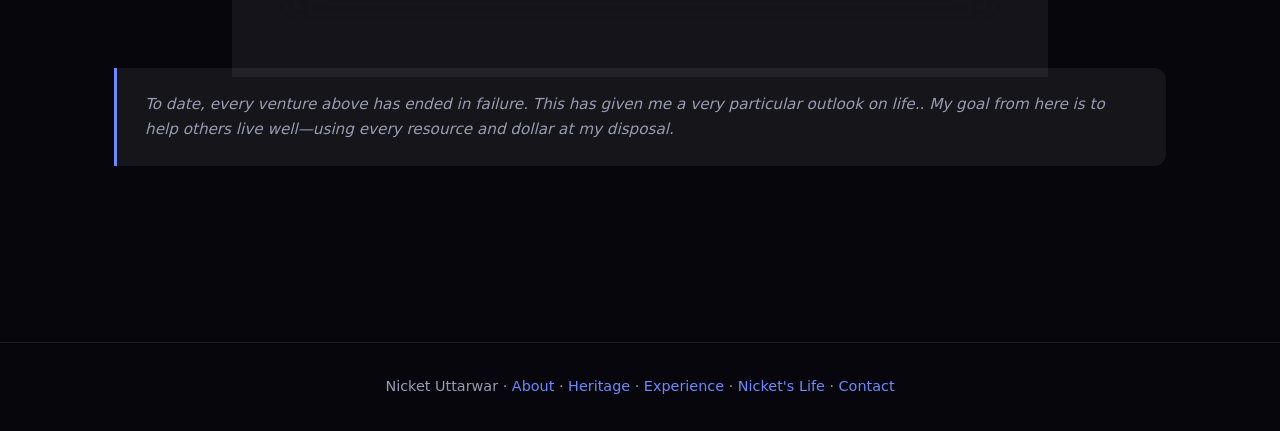
<file: nicketuttarwar.com/experience/index.html>
<!DOCTYPE html>
<html lang="en">
<head>
	<meta charset="utf-8">
	<meta name="viewport" content="width=device-width, initial-scale=1, viewport-fit=cover">
	<meta name="theme-color" content="#06060c">
	<meta name="description" content="Nicket Uttarwar — Professional experience: MindLight, Sudokra, Qventus, Oodles.">
	<title>Experience — Nicket Uttarwar</title>
	<link href="../css/style.css" rel="stylesheet">
</head>
<body class="page-inner">
	<header class="main-nav">
		<nav class="nav-inner">
			<input type="checkbox" id="nav-toggle" class="nav-check" hidden aria-hidden="true">
			<a href="../" class="nav-logo"><img src="../images/logo.png" alt="Nicket Uttarwar" class="nav-logo-img"></a>
			<ul class="nav-links">
				<li><a href="../">Home</a></li>
				<li><a href="../about/">About</a></li>
				<li><a href="../about/#heritage">Heritage</a></li>
				<li><a href="../experience/" class="nav-active">Experience</a></li>
				<li><a href="../life/">Nicket's Life</a></li>
				<li><a href="../art/">Art</a></li>
				<li><a href="../contact/">Contact</a></li>
			</ul>
			<label for="nav-toggle" class="nav-toggle" aria-label="Toggle menu">
				<span></span><span></span><span></span>
			</label>
		</nav>
	</header>

	<main>
		<nav class="breadcrumb-wrap" aria-label="Breadcrumb">
			<div class="breadcrumb">
				<a href="../">Home</a>
				<span class="breadcrumb-sep">/</span>
				<span class="breadcrumb-current">Experience</span>
			</div>
		</nav>

		<div class="page-content">
			<div class="blob blob-3"></div>

			<section class="section experience-section">
				<div class="section-header">
					<h2>Professional experience</h2>
					<p>Roles and timeline</p>
				</div>
				<div class="timeline">
					<article class="timeline-item glass-panel">
						<div class="timeline-meta">
							<span class="timeline-date">Present</span>
							<span class="timeline-loc">Vijay Uttarwar Family Office</span>
						</div>
						<h3>Co-manager of the Vijay Uttarwar Family Office</h3>
						<p>Supporting the family office with investment and operations; helping deploy capital and resources toward the goal of helping others live well.</p>
					</article>
					<article class="timeline-item glass-panel dissolved">
						<div class="timeline-meta">
							<span class="timeline-date">June 2025 – Jan 2026</span>
							<span class="timeline-loc">Mountain View, CA</span>
						</div>
						<h3><span class="timeline-item-title">Co-founder &amp; CIO, MindLight Technology Inc.</span> <span class="dissolved-badge">Dissolved</span></h3>
						<p>Led technical operations; secured $500K pre-seed from UpScaleX. Architected end-to-end AI system for 2×–4× ROAS via Meta Ads analysis and automated recommendations. Engineered deep-integration software for Meta's data ecosystem; scaled distributed technical team.</p>
					</article>
					<article class="timeline-item glass-panel dissolved">
						<div class="timeline-meta">
							<span class="timeline-date">July 2022 – June 2025</span>
							<span class="timeline-loc">Albany, CA</span>
						</div>
						<h3><span class="timeline-item-title">Founder &amp; CEO, Sudokra Inc.</span> <span class="dissolved-badge">Dissolved</span></h3>
						<p>Media automation with AI at scale. Enterprise accounts including The Hacksmith (YouTube); video localization SaaS—translation into 30+ languages and distribution across 30 social channels. Automated media (RTCL TV, BKWTCH)—100 original videos weekly; developed automated trading bot for IPO signals.</p>
					</article>
					<article class="timeline-item glass-panel">
						<div class="timeline-meta">
							<span class="timeline-date">June 2017 – June 2022</span>
							<span class="timeline-loc">Mountain View, CA</span>
						</div>
						<h3>DevOps Engineer &amp; Technical Project Manager, Qventus Inc.</h3>
						<p>Managed secure AWS infrastructure and Agile workflows; saved $800K monthly. DevSecOps: secure data transfer, hardened AWS, Docker for Django production. CI/CD with Ansible and Terraform. Scrum Master; operationalized guild initiatives and cross-team healthcare infrastructure projects. Quit intentionally to begin Sudokra.</p>
					</article>
					<article class="timeline-item glass-panel dissolved">
						<div class="timeline-meta">
							<span class="timeline-date">Jan 2016 – June 2017</span>
							<span class="timeline-loc">Cupertino, CA</span>
						</div>
						<h3><span class="timeline-item-title">Product Manager &amp; Advisory Board Member, Oodles Inc.</span> <span class="dissolved-badge">Dissolved</span></h3>
						<p>Restaurant discounting app—aligned C-suite business goals with technical milestones. Built PM pipelines with agile practices for test, release, and lean development; tracked KPIs for product growth and strategy.</p>
					</article>
				</div>
				<div class="experience-note">
					<p>To date, every venture above has ended in failure. This has given me a very particular outlook on life.. My goal from here is to help others live well—using every resource and dollar at my disposal.</p>
				</div>
			</section>
		</div>
	</main>

	<footer class="main-footer">
		<div class="container">
			<p>Nicket Uttarwar · <a href="../about/">About</a> · <a href="../about/#heritage">Heritage</a> · <a href="../experience/">Experience</a> · <a href="../life/">Nicket's Life</a> · <a href="../contact/">Contact</a></p>
		</div>
	</footer>

</body>
</html>
</file>
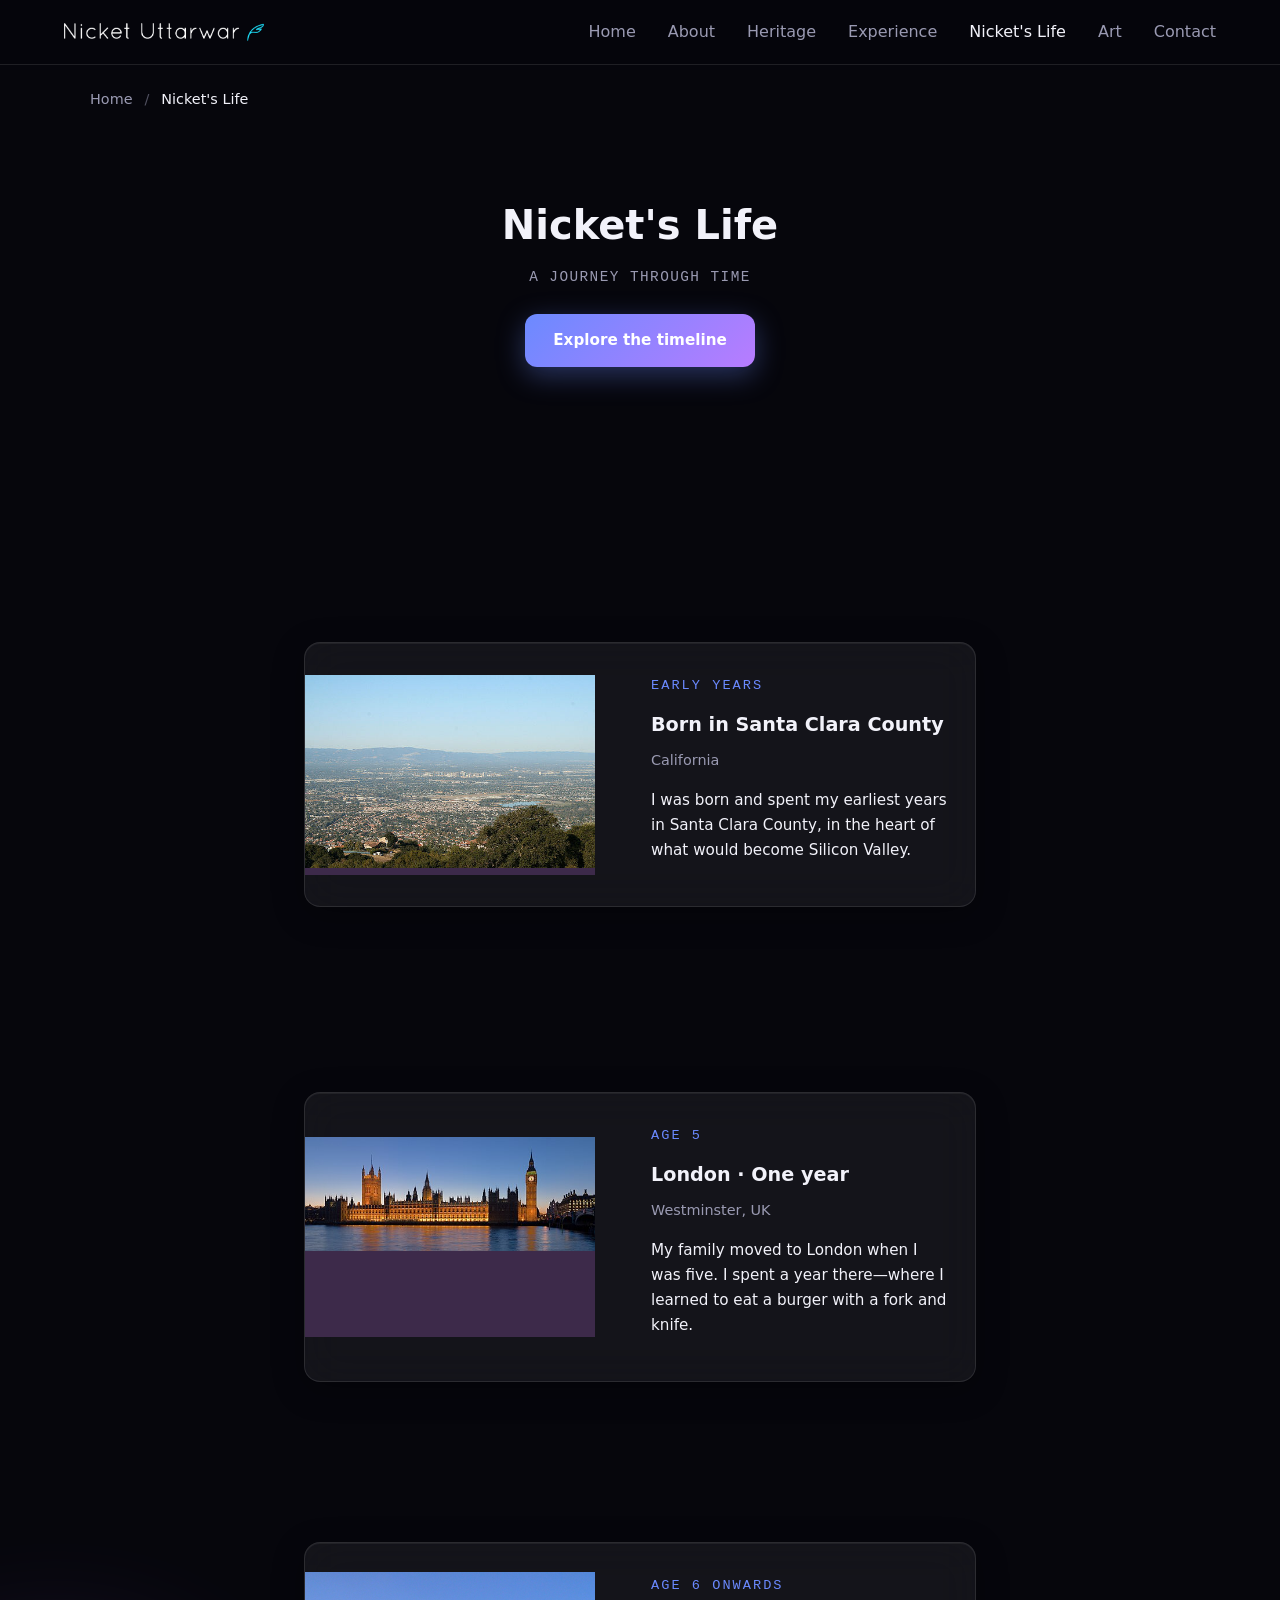
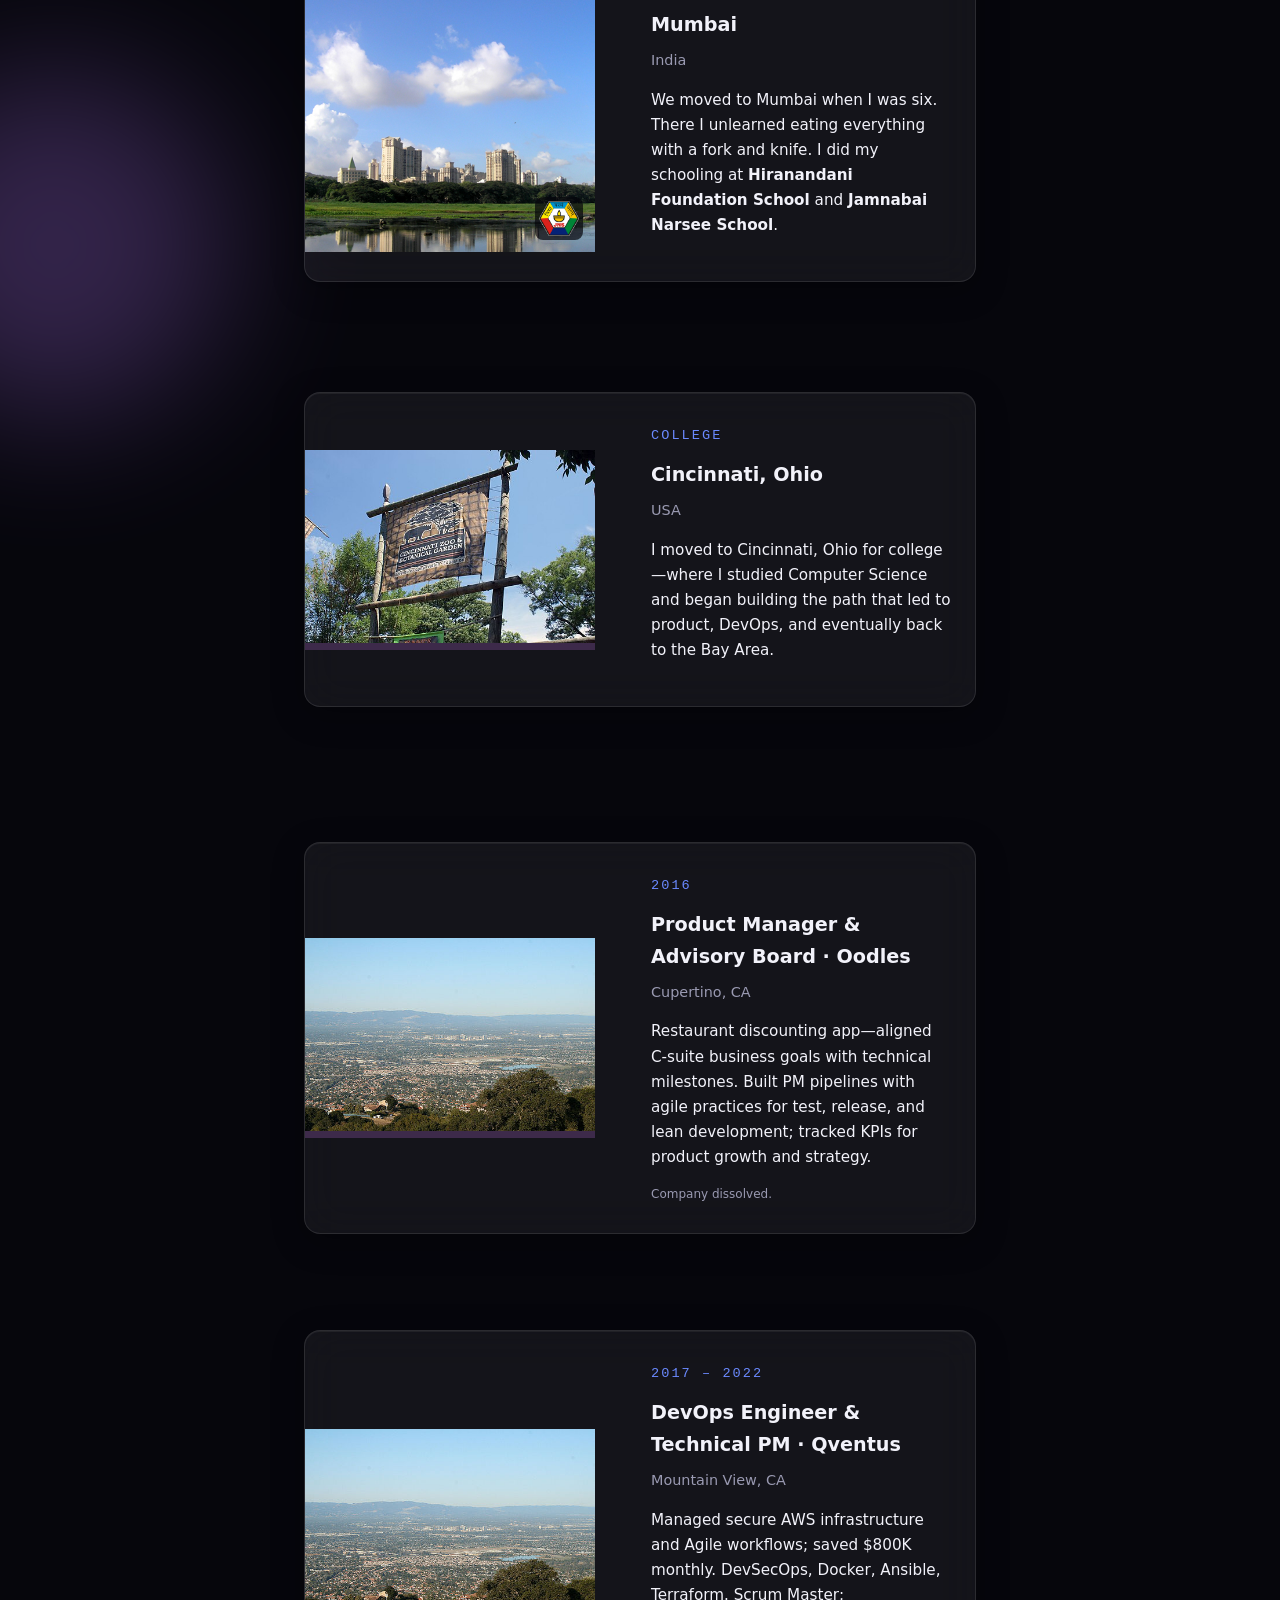
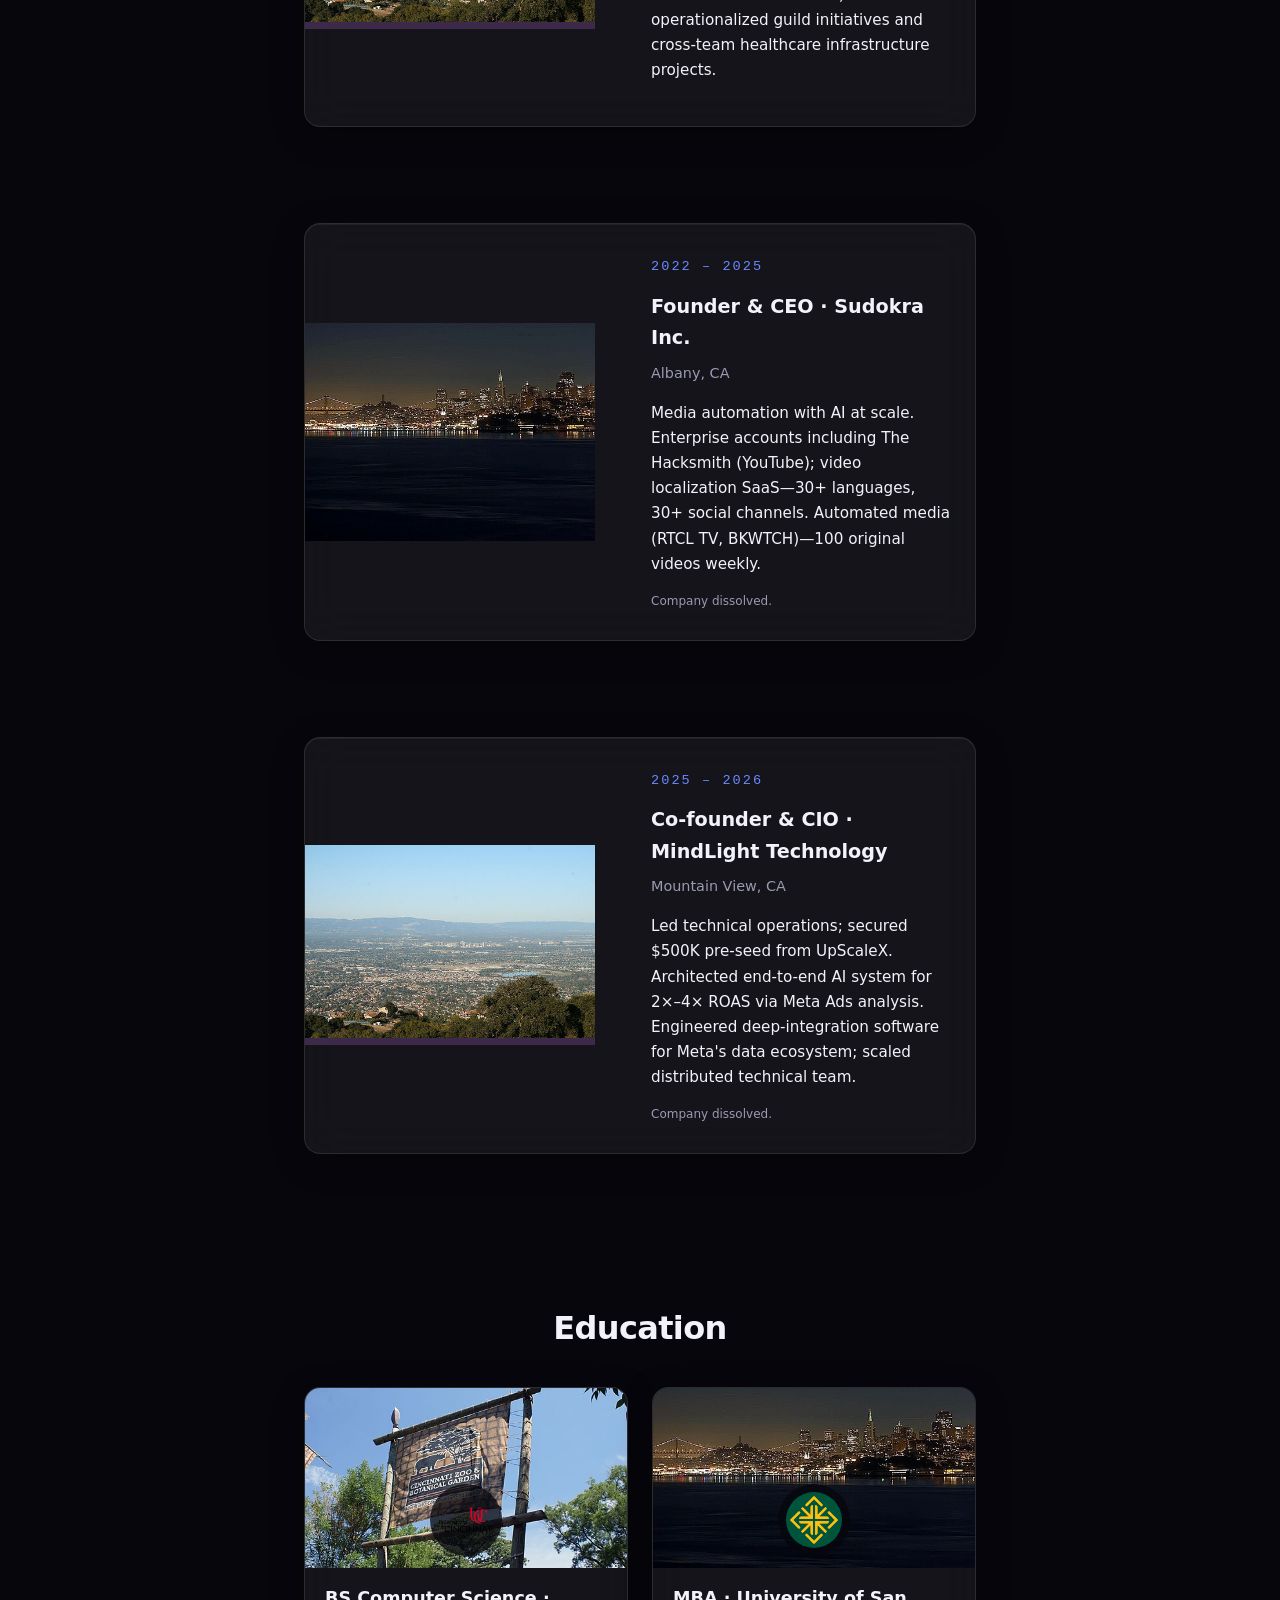
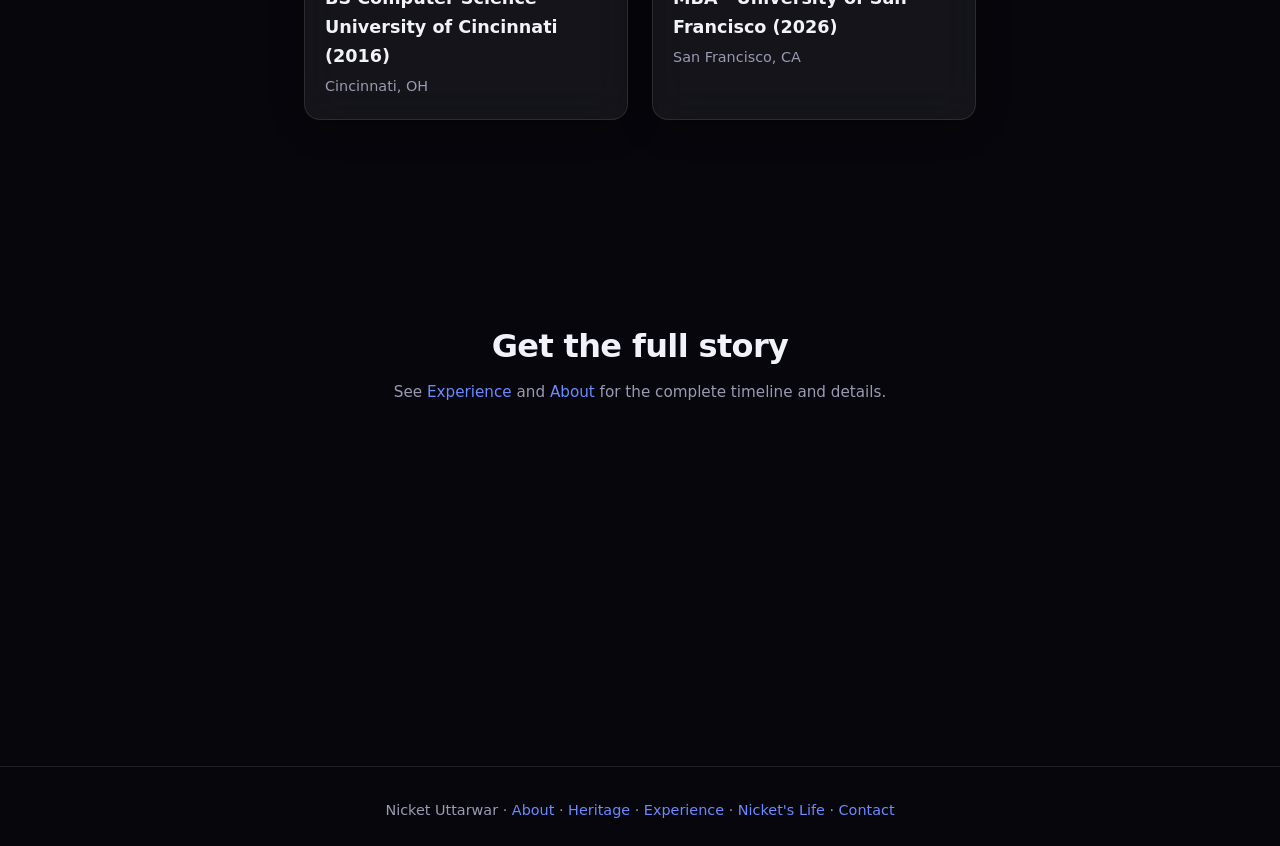
<file: nicketuttarwar.com/life/index.html>
<!DOCTYPE html>
<html lang="en">
<head>
	<meta charset="utf-8">
	<meta name="viewport" content="width=device-width, initial-scale=1, viewport-fit=cover">
	<meta name="theme-color" content="#06060c">
	<meta name="description" content="Nicket's Life — a journey through career and education.">
	<title>Nicket's Life — Nicket Uttarwar</title>
	<link href="../css/style.css" rel="stylesheet">
</head>
<body class="page-inner life-page">
	<header class="main-nav">
		<nav class="nav-inner">
			<input type="checkbox" id="nav-toggle" class="nav-check" hidden aria-hidden="true">
			<a href="../" class="nav-logo"><img src="../images/logo.png" alt="Nicket Uttarwar" class="nav-logo-img"></a>
			<ul class="nav-links">
				<li><a href="../">Home</a></li>
				<li><a href="../about/">About</a></li>
				<li><a href="../about/#heritage">Heritage</a></li>
				<li><a href="../experience/">Experience</a></li>
				<li><a href="../life/" class="nav-active">Nicket's Life</a></li>
				<li><a href="../art/">Art</a></li>
				<li><a href="../contact/">Contact</a></li>
			</ul>
			<label for="nav-toggle" class="nav-toggle" aria-label="Toggle menu">
				<span></span><span></span><span></span>
			</label>
		</nav>
	</header>

	<main class="life-main">
		<nav class="breadcrumb-wrap" aria-label="Breadcrumb">
			<div class="breadcrumb">
				<a href="../">Home</a>
				<span class="breadcrumb-sep">/</span>
				<span class="breadcrumb-current">Nicket's Life</span>
			</div>
		</nav>

		<div class="page-content">
			<div class="blob blob-3"></div>

			<section class="section life-hero-simple">
				<div class="section-header">
					<h1 class="life-title">Nicket's Life</h1>
					<p class="life-subtitle">A journey through time</p>
					<a href="#life-california" class="btn btn-primary">Explore the timeline</a>
				</div>
			</section>

			<section class="section life-timeline-section" id="life-california">
				<div class="life-block glass-panel">
					<div class="life-block-img">
						<img src="../images/loc-santa-clara.jpg" alt="Santa Clara County / Silicon Valley" loading="lazy" width="500" height="333">
					</div>
					<div class="life-block-body">
						<span class="life-year">Early years</span>
						<h2>Born in Santa Clara County</h2>
						<p class="life-loc">California</p>
						<p class="life-desc">I was born and spent my earliest years in Santa Clara County, in the heart of what would become Silicon Valley.</p>
					</div>
				</div>
			</section>

			<section class="section life-timeline-section" id="life-london">
				<div class="life-block glass-panel">
					<div class="life-block-img">
						<img src="../images/loc-london.jpg" alt="Westminster, London" loading="lazy" width="500" height="197">
					</div>
					<div class="life-block-body">
						<span class="life-year">Age 5</span>
						<h2>London · One year</h2>
						<p class="life-loc">Westminster, UK</p>
						<p class="life-desc">My family moved to London when I was five. I spent a year there—where I learned to eat a burger with a fork and knife.</p>
					</div>
				</div>
			</section>

			<section class="section life-timeline-section" id="life-mumbai">
				<div class="life-block glass-panel">
					<div class="life-block-img">
						<img src="../images/loc-mumbai.jpg" alt="Powai, Mumbai" loading="lazy" width="428" height="572">
						<img src="../images/logo-jns.png" alt="Jamnabai Narsee School" class="life-school-logo" loading="lazy" width="80" height="71">
					</div>
					<div class="life-block-body">
						<span class="life-year">Age 6 onwards</span>
						<h2>Mumbai</h2>
						<p class="life-loc">India</p>
						<p class="life-desc">We moved to Mumbai when I was six. There I unlearned eating everything with a fork and knife. I did my schooling at <strong>Hiranandani Foundation School</strong> and <strong>Jamnabai Narsee School</strong>.</p>
					</div>
				</div>
			</section>

			<section class="section life-timeline-section" id="life-cincinnati">
				<div class="life-block glass-panel">
					<div class="life-block-img">
						<img src="../images/loc-cincinnati.jpg" alt="Cincinnati Zoo, Ohio" loading="lazy" width="500" height="334">
					</div>
					<div class="life-block-body">
						<span class="life-year">College</span>
						<h2>Cincinnati, Ohio</h2>
						<p class="life-loc">USA</p>
						<p class="life-desc">I moved to Cincinnati, Ohio for college—where I studied Computer Science and began building the path that led to product, DevOps, and eventually back to the Bay Area.</p>
					</div>
				</div>
			</section>

			<section class="section life-timeline-section" id="life-2016">
				<div class="life-block glass-panel">
					<div class="life-block-img">
						<img src="../images/loc-santa-clara.jpg" alt="Bay Area / Cupertino" loading="lazy" width="500" height="333">
					</div>
					<div class="life-block-body">
						<span class="life-year">2016</span>
						<h2>Product Manager &amp; Advisory Board · Oodles</h2>
						<p class="life-loc">Cupertino, CA</p>
						<p class="life-desc">Restaurant discounting app—aligned C-suite business goals with technical milestones. Built PM pipelines with agile practices for test, release, and lean development; tracked KPIs for product growth and strategy.</p>
						<p class="life-company-status">Company dissolved.</p>
					</div>
				</div>
			</section>

			<section class="section life-timeline-section" id="life-2017">
				<div class="life-block glass-panel">
					<div class="life-block-img">
						<img src="../images/loc-santa-clara.jpg" alt="Mountain View, Bay Area" loading="lazy" width="500" height="333">
					</div>
					<div class="life-block-body">
						<span class="life-year">2017 – 2022</span>
						<h2>DevOps Engineer &amp; Technical PM · Qventus</h2>
						<p class="life-loc">Mountain View, CA</p>
						<p class="life-desc">Managed secure AWS infrastructure and Agile workflows; saved $800K monthly. DevSecOps, Docker, Ansible, Terraform. Scrum Master; operationalized guild initiatives and cross-team healthcare infrastructure projects.</p>
					</div>
				</div>
			</section>

			<section class="section life-timeline-section" id="life-2022">
				<div class="life-block glass-panel">
					<div class="life-block-img">
						<img src="../images/loc-san-francisco.jpg" alt="Bay Area / Albany" loading="lazy" width="500" height="375">
					</div>
					<div class="life-block-body">
						<span class="life-year">2022 – 2025</span>
						<h2>Founder &amp; CEO · Sudokra Inc.</h2>
						<p class="life-loc">Albany, CA</p>
						<p class="life-desc">Media automation with AI at scale. Enterprise accounts including The Hacksmith (YouTube); video localization SaaS—30+ languages, 30+ social channels. Automated media (RTCL TV, BKWTCH)—100 original videos weekly.</p>
						<p class="life-company-status">Company dissolved.</p>
					</div>
				</div>
			</section>

			<section class="section life-timeline-section" id="life-2025">
				<div class="life-block glass-panel">
					<div class="life-block-img">
						<img src="../images/loc-santa-clara.jpg" alt="Mountain View, Bay Area" loading="lazy" width="500" height="333">
					</div>
					<div class="life-block-body">
						<span class="life-year">2025 – 2026</span>
						<h2>Co-founder &amp; CIO · MindLight Technology</h2>
						<p class="life-loc">Mountain View, CA</p>
						<p class="life-desc">Led technical operations; secured $500K pre-seed from UpScaleX. Architected end-to-end AI system for 2×–4× ROAS via Meta Ads analysis. Engineered deep-integration software for Meta's data ecosystem; scaled distributed technical team.</p>
						<p class="life-company-status">Company dissolved.</p>
					</div>
				</div>
			</section>

			<section class="section life-education-section" id="life-education">
				<div class="section-header">
					<h2>Education</h2>
				</div>
				<div class="life-edu-blocks">
					<div class="life-edu-block glass-panel">
						<div class="life-edu-img-wrap">
							<img src="../images/loc-cincinnati.jpg" alt="Cincinnati Zoo" loading="lazy" width="500" height="334">
							<img src="../images/logo-ucincinnati.svg" alt="University of Cincinnati" class="life-edu-logo" loading="lazy" width="120" height="120">
						</div>
						<h3>BS Computer Science · University of Cincinnati (2016)</h3>
						<p class="life-loc">Cincinnati, OH</p>
					</div>
					<div class="life-edu-block glass-panel">
						<div class="life-edu-img-wrap">
							<img src="../images/loc-san-francisco.jpg" alt="San Francisco" loading="lazy" width="500" height="375">
							<img src="../images/logo-usf.png" alt="University of San Francisco" class="life-edu-logo" loading="lazy" width="120" height="120">
						</div>
						<h3>MBA · University of San Francisco (2026)</h3>
						<p class="life-loc">San Francisco, CA</p>
					</div>
				</div>
			</section>

			<section class="section life-cta-section">
				<div class="section-header">
					<h2>Get the full story</h2>
					<p class="life-desc">See <a href="../experience/">Experience</a> and <a href="../about/">About</a> for the complete timeline and details.</p>
				</div>
			</section>
		</div>
	</main>

	<footer class="main-footer">
		<div class="container">
			<p>Nicket Uttarwar · <a href="../about/">About</a> · <a href="../about/#heritage">Heritage</a> · <a href="../experience/">Experience</a> · <a href="../life/">Nicket's Life</a> · <a href="../contact/">Contact</a></p>
		</div>
	</footer>

</body>
</html>
</file>
<file: combined/css/style.css>
/* ============================================
   Nicket Uttarwar — Lightweight HTML/CSS
   ============================================ */

:root {
	--bg-deep: #06060c;
	--bg-mid: #0a0a12;
	--glass-bg: rgba(255, 255, 255, 0.06);
	--glass-border: rgba(255, 255, 255, 0.1);
	--glass-shadow: rgba(0, 0, 0, 0.3);
	--text: #f2f2fa;
	--text-muted: #9a9ab2;
	--accent: #6b8aff;
	--accent-warm: #b87cff;
	--accent-glow: rgba(107, 138, 255, 0.35);
	--fluid-1: #252d52;
	--fluid-2: #3d2a4a;
	--font-sans: system-ui, -apple-system, sans-serif;
	--font-mono: ui-monospace, monospace;
	--radius: 16px;
	--radius-sm: 12px;
	--nav-height: 64px;
	--safe-top: env(safe-area-inset-top, 0);
	--safe-bottom: env(safe-area-inset-bottom, 0);
	--safe-left: env(safe-area-inset-left, 0);
	--safe-right: env(safe-area-inset-right, 0);
}

*,
*::before,
*::after {
	box-sizing: border-box;
}

html {
	scroll-behavior: smooth;
	-webkit-text-size-adjust: 100%;
}

body {
	margin: 0;
	font-family: var(--font-sans);
	background: var(--bg-deep);
	color: var(--text);
	font-size: 16px;
	line-height: 1.65;
	-webkit-font-smoothing: antialiased;
	-moz-osx-font-smoothing: grayscale;
	overflow-x: hidden;
}

/* Skip link — keyboard / screen reader */
.skip-link {
	position: absolute;
	left: -9999px;
	top: 0;
	z-index: 10000;
	padding: 0.75rem 1.25rem;
	background: var(--bg-mid);
	color: var(--text);
	border: 2px solid var(--accent);
	border-radius: var(--radius-sm);
	font-weight: 600;
}
.skip-link:focus {
	left: max(var(--safe-left), 0.75rem);
	top: max(var(--safe-top), 0.75rem);
	position: fixed;
}

@media (prefers-reduced-motion: reduce) {
	html { scroll-behavior: auto; }
	.blob { animation: none; }
	.scroll-dot { animation: none; }
}

a {
	color: var(--accent);
	text-decoration: none;
	transition: color 0.2s ease, opacity 0.2s ease;
	-webkit-tap-highlight-color: transparent;
}
a:hover {
	color: var(--accent-warm);
}
a:focus-visible {
	outline: 2px solid var(--accent);
	outline-offset: 3px;
}

/* ---- Navigation ---- */
.main-nav {
	position: fixed;
	top: 0;
	left: 0;
	right: 0;
	z-index: 100;
	height: calc(var(--nav-height) + var(--safe-top));
	min-height: 64px;
	padding-top: var(--safe-top);
	background: rgba(6, 6, 12, 0.92);
	backdrop-filter: blur(20px);
	-webkit-backdrop-filter: blur(20px);
	box-shadow: 0 1px 0 var(--glass-border);
}

.nav-inner {
	max-width: 1200px;
	margin: 0 auto;
	padding: 0 max(24px, var(--safe-left));
	height: var(--nav-height);
	display: flex;
	align-items: center;
	justify-content: space-between;
}

.nav-logo {
	display: flex;
	align-items: center;
}
.nav-logo:hover {
	opacity: 0.9;
}
.nav-logo-img {
	display: block;
	height: 36px;
	width: auto;
	max-width: 200px;
	object-fit: contain;
}

.nav-links {
	display: flex;
	list-style: none;
	margin: 0;
	padding: 0;
	gap: 32px;
}
.nav-links a {
	color: var(--text-muted);
	font-weight: 500;
}
.nav-links a:hover {
	color: var(--text);
}
.text-link {
	color: var(--accent);
	font-weight: 500;
}
.text-link:hover {
	color: var(--accent-warm);
}

.nav-toggle {
	display: none;
	width: 44px;
	height: 44px;
	min-width: 44px;
	min-height: 44px;
	flex-direction: column;
	justify-content: center;
	align-items: center;
	gap: 6px;
	background: none;
	border: none;
	cursor: pointer;
	padding: 0;
	-webkit-tap-highlight-color: transparent;
	color: var(--text);
}
.nav-toggle:focus-visible {
	outline: 2px solid var(--accent);
	outline-offset: 2px;
}
.nav-toggle span {
	display: block;
	width: 22px;
	height: 2px;
	background: currentColor;
	border-radius: 1px;
	transition: transform 0.3s ease, opacity 0.3s ease;
}
#nav-toggle:checked ~ .nav-toggle span:nth-child(1) {
	transform: translateY(4px) rotate(45deg);
}
#nav-toggle:checked ~ .nav-toggle span:nth-child(2) {
	opacity: 0;
}
#nav-toggle:checked ~ .nav-toggle span:nth-child(3) {
	transform: translateY(-4px) rotate(-45deg);
}
body:has(#nav-toggle:checked) { overflow: hidden; }

/* ---- Glass panels (fluid UI) ---- */
.glass-panel {
	background: var(--glass-bg);
	border: 1px solid var(--glass-border);
	border-radius: var(--radius);
	backdrop-filter: blur(20px);
	-webkit-backdrop-filter: blur(20px);
	box-shadow: 0 8px 32px var(--glass-shadow), inset 0 1px 0 rgba(255, 255, 255, 0.06);
	transition: transform 0.3s ease, box-shadow 0.3s ease, border-color 0.3s ease;
}
.glass-panel:hover {
	border-color: rgba(255, 255, 255, 0.2);
	box-shadow: 0 16px 48px rgba(0, 0, 0, 0.35), inset 0 1px 0 rgba(255, 255, 255, 0.08);
}

/* ---- Blobs (fluid decorative shapes) ---- */
.blob {
	position: absolute;
	border-radius: 50%;
	filter: blur(70px);
	opacity: 0.22;
	pointer-events: none;
	animation: blobFloat 20s ease-in-out infinite;
}
.blob-1 {
	width: 400px;
	height: 400px;
	background: var(--fluid-1);
	top: -100px;
	right: -100px;
	animation-delay: 0s;
}
.blob-2 {
	width: 320px;
	height: 320px;
	background: var(--fluid-2);
	bottom: -80px;
	left: -80px;
	animation-delay: -6s;
}
.blob-3 {
	width: 350px;
	height: 350px;
	background: var(--accent-warm);
	top: 30%;
	left: -120px;
	opacity: 0.25;
	animation-delay: -3s;
}
.blob-4 {
	width: 380px;
	height: 380px;
	background: var(--fluid-1);
	bottom: 10%;
	right: -100px;
	animation-delay: -9s;
}
.blob-5 {
	width: 300px;
	height: 300px;
	background: var(--fluid-2);
	top: -80px;
	left: 30%;
	animation-delay: -12s;
}

@keyframes blobFloat {
	0%, 100% { transform: translate(0, 0) scale(1); }
	25% { transform: translate(20px, -30px) scale(1.05); }
	50% { transform: translate(-15px, 20px) scale(0.98); }
	75% { transform: translate(25px, 15px) scale(1.02); }
}

/* ---- Layout ---- */
main {
	position: relative;
	z-index: 1;
}

/* ---- Breadcrumbs (multi-page) ---- */
.breadcrumb-wrap {
	position: relative;
	z-index: 1;
	padding: calc(var(--nav-height) + var(--safe-top) + 24px) max(24px, var(--safe-left)) 0 max(24px, var(--safe-right));
}
.breadcrumb {
	display: flex;
	align-items: center;
	flex-wrap: wrap;
	gap: 6px 12px;
	font-size: 0.9rem;
	color: var(--text-muted);
	margin: 0 0 32px;
	max-width: 1100px;
	margin-left: auto;
	margin-right: auto;
}
.breadcrumb a {
	color: var(--text-muted);
}
.breadcrumb a:hover {
	color: var(--accent);
}
.breadcrumb-sep {
	opacity: 0.5;
	user-select: none;
}
.breadcrumb-current {
	color: var(--text);
	font-weight: 500;
}
.nav-links a.nav-active {
	color: var(--text);
}
.nav-links a.nav-active:hover {
	color: var(--accent-warm);
}

/* ---- Inner pages (no fluid canvas) ---- */
body.page-inner main {
	padding-bottom: 48px;
}
.page-content {
	max-width: 1100px;
	margin: 0 auto;
	padding: 0 max(24px, var(--safe-left)) 48px max(24px, var(--safe-right));
}

.container {
	max-width: 1100px;
	margin: 0 auto;
	padding: 0 max(24px, var(--safe-left)) 0 max(24px, var(--safe-right));
}

.section {
	position: relative;
	padding: 100px 0;
	min-height: 50vh;
}

.section-header {
	text-align: center;
	margin-bottom: 56px;
}
.section-header h1,
.section-header h2 {
	font-size: clamp(1.5rem, 3.5vw, 2rem);
	font-weight: 600;
	margin: 0 0 8px;
	color: var(--text);
	letter-spacing: -0.02em;
}
.section-header p {
	margin: 0;
	color: var(--text-muted);
	font-size: 0.95rem;
}

.art-site-link {
	text-align: center;
	margin: -40px 0 40px;
}

/* ---- Hero ---- */
.hero {
	min-height: 100vh;
	min-height: calc(100dvh - var(--nav-height));
	display: flex;
	flex-direction: column;
	align-items: center;
	justify-content: center;
	text-align: center;
	padding: calc(var(--nav-height) + var(--safe-top)) max(24px, var(--safe-right)) calc(80px + var(--safe-bottom)) max(24px, var(--safe-left));
}

.hero-content {
	max-width: 640px;
}

.hero-label {
	font-family: var(--font-mono);
	font-size: clamp(0.75rem, 2.5vw, 0.9rem);
	letter-spacing: 0.22em;
	text-transform: uppercase;
	color: var(--text-muted);
	margin: 0 0 20px;
}

.hero-title {
	font-size: clamp(2rem, 7vw, 3.5rem);
	font-weight: 700;
	line-height: 1.15;
	margin: 0 0 12px;
	letter-spacing: -0.03em;
	background: linear-gradient(135deg, #fff 0%, #c0c0e0 100%);
	-webkit-background-clip: text;
	-webkit-text-fill-color: transparent;
	background-clip: text;
}

.hero-subtitle {
	font-family: var(--font-mono);
	font-size: clamp(0.8rem, 2.5vw, 0.95rem);
	letter-spacing: 0.1em;
	color: var(--text-muted);
	margin: 0 0 32px;
}

.hero-actions {
	display: flex;
	flex-wrap: wrap;
	gap: 14px;
	justify-content: center;
}

.btn {
	display: inline-flex;
	align-items: center;
	justify-content: center;
	min-height: 48px;
	padding: 14px 28px;
	font-family: var(--font-sans);
	font-size: 0.95rem;
	font-weight: 600;
	border-radius: var(--radius-sm);
	border: none;
	cursor: pointer;
	transition: transform 0.2s ease, box-shadow 0.2s ease, opacity 0.2s ease;
	-webkit-tap-highlight-color: transparent;
}
.btn:hover {
	transform: translateY(-2px);
	opacity: 0.95;
}
.btn:focus-visible {
	outline: 2px solid var(--accent);
	outline-offset: 3px;
}

.btn-primary {
	background: linear-gradient(135deg, var(--accent) 0%, var(--accent-warm) 100%);
	color: #fff;
	box-shadow: 0 8px 28px var(--accent-glow);
}
.btn-primary:hover {
	box-shadow: 0 12px 36px var(--accent-glow);
}

.btn-glass {
	background: var(--glass-bg);
	color: var(--text);
	border: 1px solid var(--glass-border);
	backdrop-filter: blur(12px);
}
.btn-glass:hover {
	border-color: rgba(255, 255, 255, 0.2);
}

.scroll-hint {
	position: absolute;
	bottom: 32px;
	left: 50%;
	transform: translateX(-50%);
}
.scroll-dot {
	display: block;
	width: 8px;
	height: 8px;
	border-radius: 50%;
	background: var(--text-muted);
	animation: scrollPulse 2s ease-in-out infinite;
}

@keyframes scrollPulse {
	0%, 100% { opacity: 0.5; transform: translateY(0); }
	50% { opacity: 1; transform: translateY(8px); }
}

/* ---- Intro ---- */
.intro-section .intro-grid {
	display: grid;
	grid-template-columns: 1fr 1fr;
	gap: 48px;
	align-items: center;
}
.intro-text {
	padding: 40px;
}
.intro-text p {
	margin: 0 0 20px;
	color: var(--text-muted);
	font-size: 1.05rem;
	line-height: 1.7;
}
.intro-text p:last-child {
	margin-bottom: 0;
}

.fluid-card {
	overflow: hidden;
	padding: 0;
	aspect-ratio: 3/4;
	max-height: 480px;
}
.fluid-card-inner {
	width: 100%;
	height: 100%;
	position: relative;
	background: linear-gradient(145deg, var(--fluid-1) 0%, var(--fluid-2) 100%);
	display: flex;
	align-items: center;
	justify-content: center;
}
.fluid-card-placeholder {
	color: rgba(255,255,255,0.5);
	font-size: 1.2rem;
	display: none;
}
.fluid-card-inner:has(.fluid-card-placeholder:only-child),
.fluid-card-inner .intro-image[style*="display: none"] + .fluid-card-placeholder {
	display: flex;
}
.intro-image {
	width: 100%;
	height: 100%;
	object-fit: cover;
	display: block;
}

.intro-grid--compact .intro-text { padding: 32px; }
.intro-links {
	padding: 28px 32px;
}
.intro-links h3 {
	margin: 0 0 16px;
	font-size: 1.1rem;
	font-weight: 600;
	color: var(--text);
}
.page-links {
	list-style: none;
	margin: 0;
	padding: 0;
}
.page-links li { margin-bottom: 10px; }
.page-links a {
	display: inline-block;
	color: var(--text-muted);
	font-weight: 500;
}
.page-links a:hover { color: var(--accent); }

/* ---- Experience timeline ---- */
.experience-section {
	padding: 100px 0 80px;
}
.timeline {
	display: flex;
	flex-direction: column;
	gap: 24px;
	max-width: 720px;
	margin: 0 auto 48px;
}
.timeline-item {
	padding: 28px 32px;
	transition: transform 0.3s ease;
}
.timeline-item:hover {
	transform: translateX(6px);
}
.timeline-meta {
	display: flex;
	flex-wrap: wrap;
	gap: 12px 24px;
	margin-bottom: 12px;
	font-family: var(--font-mono);
	font-size: 0.85rem;
	color: var(--text-muted);
}
.timeline-date {
	color: var(--accent);
}
.timeline-item h3 {
	margin: 0 0 12px;
	font-size: 1.2rem;
	font-weight: 600;
	color: var(--text);
}
.timeline-item p {
	margin: 0;
	font-size: 0.95rem;
	color: var(--text-muted);
	line-height: 1.65;
}
.timeline-item.dissolved .timeline-item-title {
	text-decoration: line-through;
	color: var(--text-muted);
}
.timeline-item.dissolved .dissolved-badge {
	display: inline-block;
	margin-left: 0.5em;
	text-decoration: none;
	font-size: 0.75rem;
	font-weight: 600;
	color: var(--text-muted);
	letter-spacing: 0.02em;
}
.experience-note {
	margin-top: 48px;
	padding: 24px 28px;
	border-left: 3px solid var(--accent);
	background: var(--glass-bg);
	border-radius: 0 var(--radius-sm) var(--radius-sm) 0;
}
.experience-note p {
	margin: 0;
	font-size: 0.95rem;
	color: var(--text-muted);
	line-height: 1.65;
	font-style: italic;
}
.section-cta {
	text-align: center;
}

/* ---- Education ---- */
.education-section {
	padding: 72px 0;
}
.education-grid {
	display: grid;
	grid-template-columns: repeat(2, 1fr);
	gap: 24px;
	max-width: 640px;
	margin: 0 auto;
}
.education-card {
	padding: 28px 32px;
	transition: transform 0.3s ease;
}
.education-card:hover {
	transform: translateY(-4px);
}
.education-logo {
	display: block;
	width: 64px;
	height: 64px;
	object-fit: contain;
	margin: 0 auto 16px;
}
.education-date {
	display: block;
	font-family: var(--font-mono);
	font-size: 0.85rem;
	color: var(--accent);
	margin-bottom: 8px;
}
.education-card h3 {
	margin: 0 0 8px;
	font-size: 1.2rem;
	font-weight: 600;
	color: var(--text);
}
.education-card p {
	margin: 0;
	font-size: 0.95rem;
	color: var(--text-muted);
}

/* ---- Heritage explainer (Naturell → Zydus) ---- */
.heritage-section {
	padding: 72px 0;
}
.heritage-explainer {
	display: flex;
	flex-direction: column;
	gap: 32px;
	max-width: 820px;
	margin: 0 auto;
}
.explainer-block {
	display: grid;
	grid-template-columns: 1fr 1fr;
	gap: 0;
	align-items: stretch;
	overflow: hidden;
	padding: 0;
}
.explainer-block:nth-child(even) {
	grid-template-columns: 1fr 1fr;
}
.explainer-block:nth-child(even) .explainer-img-wrap { order: 2; }
.explainer-block:nth-child(even) .explainer-body { order: 1; }
.explainer-img-wrap {
	position: relative;
	min-height: 220px;
	background: linear-gradient(145deg, var(--fluid-1) 0%, var(--fluid-2) 100%);
	display: flex;
	align-items: center;
	justify-content: center;
}
.explainer-img-wrap--video {
	min-height: 0;
	background: transparent;
}
.explainer-img {
	width: 100%;
	height: 100%;
	object-fit: cover;
	display: block;
	min-height: 220px;
}
.explainer-img-placeholder {
	position: absolute;
	inset: 0;
	display: flex;
	align-items: center;
	justify-content: center;
	color: rgba(255, 255, 255, 0.5);
	font-size: 1rem;
	font-weight: 500;
	padding: 24px;
	text-align: center;
}
.explainer-body {
	padding: 28px 32px;
	display: flex;
	flex-direction: column;
	justify-content: center;
}
.explainer-body h3 {
	margin: 0 0 12px;
	font-size: 1.2rem;
	font-weight: 600;
	color: var(--text);
}
.explainer-body p {
	margin: 0;
	font-size: 0.98rem;
	line-height: 1.7;
	color: var(--text-muted);
}
.heritage-video-wrap {
	margin: 0;
	max-width: none;
}
.heritage-video-wrap .heritage-video {
	display: grid;
	grid-template-columns: 1.2fr 1fr;
	gap: 0;
	padding: 0;
	overflow: hidden;
}
.heritage-video-wrap .explainer-img-wrap--video {
	order: 1;
}
.heritage-video-wrap .explainer-body { order: 2; }
.video-embed-container {
	position: relative;
	width: 100%;
	padding-bottom: 56.25%;
	height: 0;
	overflow: hidden;
}
.video-embed-container iframe {
	position: absolute;
	top: 0;
	left: 0;
	width: 100%;
	height: 100%;
	border: none;
}
.heritage-video-wrap .explainer-img-wrap--video {
	position: relative;
	min-height: 0;
	aspect-ratio: 16/9;
}
.heritage-video-wrap .explainer-img-wrap--video .video-embed-container {
	position: absolute;
	inset: 0;
	height: 100%;
	padding-bottom: 0;
}
.video-embed-container iframe {
	position: absolute;
	top: 0;
	left: 0;
	width: 100%;
	height: 100%;
	border: none;
}

/* ---- Skill cards (text-first, no images) ---- */
.skills-section {
	padding: 48px 0 56px;
}
.skills-grid {
	display: grid;
	grid-template-columns: repeat(3, 1fr);
	gap: 24px;
}
.skill-card {
	position: relative;
	display: flex;
	overflow: hidden;
	transition: transform 0.25s ease, box-shadow 0.25s ease;
}
.skill-card:hover {
	transform: translateY(-4px);
}
.skill-card-accent {
	width: 4px;
	flex-shrink: 0;
	background: linear-gradient(180deg, var(--accent) 0%, var(--accent-warm) 100%);
}
.skill-card-accent--devops {
	background: linear-gradient(180deg, #4a9eff 0%, #6b8aff 100%);
}
.skill-card-accent--ai {
	background: linear-gradient(180deg, #b87cff 0%, #e08cff 100%);
}
.skill-card-body {
	flex: 1;
	padding: 24px 24px 24px 20px;
}
.skill-card-body h3 {
	margin: 0 0 6px;
	font-size: 1.2rem;
	font-weight: 600;
	color: var(--text);
	letter-spacing: -0.01em;
}
.skill-card-sub {
	margin: 0 0 16px;
	color: var(--text-muted);
	font-size: 0.875rem;
}
.skill-list {
	list-style: none;
	margin: 0;
	padding: 0;
	font-size: 0.875rem;
	color: var(--text-muted);
	line-height: 1.75;
}
.skill-list li::before {
	content: '· ';
	color: var(--accent);
	font-weight: 700;
}

/* ---- Portfolio cards (legacy, e.g. art grid) ---- */
.portfolio-grid {
	display: grid;
	grid-template-columns: repeat(3, 1fr);
	gap: 24px;
}
.portfolio-card {
	overflow: hidden;
	transition: transform 0.3s ease;
}
.portfolio-card:hover {
	transform: translateY(-4px);
}
.portfolio-card .card-image-wrap {
	aspect-ratio: 1;
	overflow: hidden;
	background: var(--fluid-2);
}
.portfolio-card .card-image-wrap.no-img {
	display: flex;
	align-items: center;
	justify-content: center;
	color: var(--text-muted);
	font-size: 0.9rem;
}
.card-image {
	width: 100%;
	height: 100%;
	object-fit: cover;
}
.portfolio-card .card-body {
	padding: 20px;
}
.portfolio-card .card-body h3 {
	margin: 0 0 4px;
	font-size: 1.2rem;
	font-weight: 600;
	color: var(--text);
}
.card-sub {
	margin: 0 0 12px;
	color: var(--text-muted);
	font-size: 0.875rem;
}

/* ---- Stats ---- */
.stats-section {
	padding: 72px 0;
}
.stats-grid {
	display: grid;
	grid-template-columns: repeat(4, 1fr);
	gap: 24px;
}
.stat-item {
	padding: 32px 24px;
	text-align: center;
	transition: transform 0.3s ease;
}
.stat-item:hover {
	transform: translateY(-4px);
}
.stat-icon {
	display: block;
	font-size: 1.5rem;
	color: var(--accent);
	margin-bottom: 12px;
	opacity: 0.9;
}
.stat-value {
	font-size: 2.25rem;
	font-weight: 700;
	color: var(--text);
	display: inline-block;
}
.stat-suffix {
	font-size: 1.5rem;
	color: var(--text-muted);
}
.stat-label {
	display: block;
	margin-top: 4px;
	font-size: 0.9rem;
	color: var(--text-muted);
}

/* ---- About ---- */
.about-grid {
	display: grid;
	grid-template-columns: repeat(4, 1fr);
	gap: 24px;
}
.about-card {
	padding: 32px 24px;
	transition: transform 0.3s ease;
}
.about-card:hover {
	transform: translateY(-4px);
}
.about-icon {
	font-size: 2rem;
	margin-bottom: 16px;
	line-height: 1;
}
.about-card h3 {
	margin: 0 0 12px;
	font-size: 1.2rem;
	font-weight: 600;
	color: var(--text);
}
.about-card p {
	margin: 0;
	font-size: 0.95rem;
	color: var(--text-muted);
	line-height: 1.6;
}

/* ---- FAQ ---- */
.faq-grid {
	display: grid;
	grid-template-columns: repeat(2, 1fr);
	gap: 24px;
}
.faq-item {
	padding: 28px 32px;
}
.faq-item h3 {
	margin: 0 0 12px;
	font-size: 1.1rem;
	font-weight: 600;
	color: var(--text);
}
.faq-item p {
	margin: 0;
	font-size: 0.95rem;
	color: var(--text-muted);
	line-height: 1.65;
}

/* ---- Contact ---- */
.contact-block {
	text-align: center;
	padding: 48px;
	max-width: 560px;
	margin: 0 auto;
}
.contact-detail {
	margin: 0 0 12px;
}
.contact-detail:last-child {
	margin-bottom: 0;
}
.contact-email,
.contact-phone {
	font-family: var(--font-mono);
	font-size: 1.15rem;
	color: var(--accent);
	word-break: break-all;
}
.contact-email:hover,
.contact-phone:hover {
	color: var(--accent-warm);
}
.contact-address {
	font-size: 0.95rem;
	color: var(--text-muted);
}

/* ---- Art page (assets load lazy when page is visited) ---- */
.art-intro {
	padding: 28px 32px;
	margin-bottom: 32px;
}
.art-intro p {
	margin: 0;
	color: var(--text-muted);
	font-size: 1.05rem;
	line-height: 1.7;
}
.art-grid {
	display: grid;
	grid-template-columns: repeat(auto-fill, minmax(280px, 1fr));
	gap: 24px;
}
.art-card {
	overflow: hidden;
	transition: transform 0.3s ease;
}
.art-card:hover {
	transform: translateY(-6px);
}
.art-card-image {
	aspect-ratio: 4/3;
	overflow: hidden;
	background: var(--fluid-2);
}
.art-card-image img {
	width: 100%;
	height: 100%;
	object-fit: cover;
	display: block;
}
.art-card-image.no-img {
	display: flex;
	align-items: center;
	justify-content: center;
	color: var(--text-muted);
	font-size: 0.9rem;
}
.art-card-body {
	padding: 20px;
}
.art-card-body h3 {
	margin: 0;
	font-size: 1.1rem;
	font-weight: 600;
	color: var(--text);
}

/* ---- Life page (simple timeline) ---- */
.life-page .page-content {
	max-width: 720px;
}
.life-hero-simple {
	text-align: center;
	padding-top: 48px;
}
.life-hero-simple .life-title {
	font-size: clamp(1.75rem, 5vw, 2.5rem);
	font-weight: 700;
	margin: 0 0 8px;
	color: var(--text);
}
.life-hero-simple .life-subtitle {
	font-family: var(--font-mono);
	font-size: 0.9rem;
	letter-spacing: 0.1em;
	text-transform: uppercase;
	color: var(--text-muted);
	margin: 0 0 24px;
}
.life-timeline-section {
	padding: 48px 0;
}
.life-block {
	display: grid;
	grid-template-columns: 1fr 1.2fr;
	gap: 32px;
	align-items: center;
	padding: 0;
	overflow: hidden;
}
.life-block-img {
	position: relative;
	background: var(--fluid-2);
	min-height: 200px;
}
.life-block-img img:first-child {
	width: 100%;
	height: auto;
	display: block;
	object-fit: cover;
	max-height: 280px;
}
.life-block-img .life-school-logo {
	position: absolute;
	bottom: 12px;
	right: 12px;
	width: 48px;
	height: auto;
	object-fit: contain;
	background: rgba(6, 6, 12, 0.7);
	border-radius: 8px;
	padding: 4px;
}
.life-block-body {
	padding: 28px 24px;
}
.life-year {
	display: inline-block;
	font-family: var(--font-mono);
	font-size: 0.85rem;
	letter-spacing: 0.15em;
	text-transform: uppercase;
	color: var(--accent);
	margin-bottom: 12px;
}
.life-block-body h2 {
	font-size: 1.2rem;
	font-weight: 600;
	margin: 0 0 8px;
	color: var(--text);
}
.life-loc {
	font-size: 0.9rem;
	color: var(--text-muted);
	margin: 0 0 12px;
}
.life-desc {
	font-size: 0.95rem;
	line-height: 1.65;
}

.life-company-status {
	font-size: 0.75rem;
	color: var(--text-muted);
	margin-top: 0.5rem;
	margin-bottom: 0;
	font-weight: 500;
}
.life-education-section .section-header {
	margin-bottom: 32px;
}
.life-edu-blocks {
	display: grid;
	grid-template-columns: repeat(2, 1fr);
	gap: 24px;
}
.life-edu-block {
	padding: 0;
	overflow: hidden;
}
.life-edu-img-wrap {
	position: relative;
	background: var(--fluid-2);
	margin-bottom: 16px;
}
.life-edu-img-wrap img:first-child {
	width: 100%;
	height: auto;
	max-height: 180px;
	object-fit: cover;
	display: block;
}
.life-edu-img-wrap .life-edu-logo {
	position: absolute;
	bottom: 12px;
	left: 50%;
	transform: translateX(-50%);
	width: 72px;
	height: 72px;
	object-fit: contain;
	background: rgba(6, 6, 12, 0.75);
	border-radius: 50%;
	padding: 8px;
}
.life-edu-block h3 {
	font-size: 1.1rem;
	font-weight: 600;
	margin: 0 0 4px;
	color: var(--text);
	padding: 0 20px;
}
.life-edu-block .life-loc {
	padding: 0 20px 20px;
	margin: 0;
}
.life-cta-section .life-desc {
	margin: 0;
}
@media (max-width: 768px) {
	.life-block {
		grid-template-columns: 1fr;
	}
	.life-block-img { order: 1; }
	.life-block-body { order: 2; padding: 24px 20px; }
	.life-edu-blocks {
		grid-template-columns: 1fr;
	}
}

/* ---- Footer ---- */
.main-footer {
	position: relative;
	z-index: 1;
	padding: 32px 24px;
	text-align: center;
	border-top: 1px solid var(--glass-border);
}
.main-footer p {
	margin: 0;
	font-size: 0.9rem;
	color: var(--text-muted);
}
.main-footer a {
	color: var(--accent);
}
.main-footer a:hover {
	color: var(--accent-warm);
}

/* ---- Responsive ---- */
@media (max-width: 900px) {
	.skills-grid {
		grid-template-columns: 1fr;
	}
	.portfolio-grid {
		grid-template-columns: 1fr;
	}
	.intro-section .intro-grid {
		grid-template-columns: 1fr;
		gap: 32px;
	}
	.intro-text { order: 2; padding: 28px 24px; }
	.intro-visual { order: 1; }
	.fluid-card { max-height: 380px; }
	.stats-grid {
		grid-template-columns: repeat(2, 1fr);
		gap: 16px;
	}
	.about-grid {
		grid-template-columns: repeat(2, 1fr);
		gap: 16px;
	}
	.education-grid {
		grid-template-columns: 1fr;
	}
	.explainer-block {
		grid-template-columns: 1fr;
	}
	.explainer-block:nth-child(even) .explainer-img-wrap { order: 0; }
	.explainer-block:nth-child(even) .explainer-body { order: 0; }
	.explainer-img-wrap { min-height: 200px; }
	.explainer-img { min-height: 200px; }
	.explainer-body { padding: 24px; }
	.heritage-video-wrap .heritage-video {
		grid-template-columns: 1fr;
	}
	.heritage-video-wrap .explainer-img-wrap--video { order: 0; }
	.heritage-video-wrap .explainer-body { order: 0; }
	.faq-grid {
		grid-template-columns: 1fr;
	}
	.section-header { margin-bottom: 40px; }
}

@media (max-width: 768px) {
	.nav-logo-img {
		height: 32px;
		max-width: 160px;
	}
	.nav-links {
		position: fixed;
		top: calc(var(--nav-height) + var(--safe-top));
		left: 0;
		right: 0;
		bottom: 0;
		background: rgba(8, 8, 16, 0.98);
		backdrop-filter: blur(20px);
		-webkit-backdrop-filter: blur(20px);
		flex-direction: column;
		align-items: stretch;
		padding: max(24px, var(--safe-left)) max(24px, var(--safe-right)) max(32px, var(--safe-bottom));
		gap: 0;
		overflow-y: auto;
		-webkit-overflow-scrolling: touch;
		transform: translateY(-100%);
		opacity: 0;
		visibility: hidden;
		transition: transform 0.3s ease, opacity 0.3s ease, visibility 0.3s ease;
	}
	.nav-links li {
		border-bottom: 1px solid var(--glass-border);
	}
	.nav-links a {
		display: block;
		padding: 16px 0;
		min-height: 48px;
		line-height: 1.4;
	}
	#nav-toggle:checked ~ .nav-links {
		transform: translateY(0);
		opacity: 1;
		visibility: visible;
	}
	.nav-toggle {
		display: flex;
	}
	.section {
		padding: 64px 0;
		min-height: auto;
	}
	.experience-section { padding: 64px 0 56px; }
	.timeline { margin-bottom: 40px; }
	.timeline-item {
		padding: 22px 20px;
	}
	.stats-grid {
		grid-template-columns: 1fr;
		gap: 12px;
	}
	.stat-item { padding: 24px 20px; }
	.about-grid {
		grid-template-columns: 1fr;
		gap: 12px;
	}
	.about-card { padding: 24px 20px; }
	.hero-actions {
		flex-direction: column;
		gap: 12px;
		width: 100%;
		max-width: 320px;
	}
	.btn {
		width: 100%;
		max-width: 320px;
		min-height: 48px;
	}
	.section-cta .btn { max-width: 320px; }
	.contact-block {
		padding: 32px 24px;
	}
	.faq-item { padding: 22px 24px; }
	.main-footer {
		padding: 24px max(24px, var(--safe-left)) calc(24px + var(--safe-bottom)) max(24px, var(--safe-right));
	}
}

@media (max-width: 768px) {
	.art-grid {
		grid-template-columns: 1fr;
	}
}

@media (max-width: 480px) {
	.blob {
		width: 180px !important;
		height: 180px !important;
		filter: blur(45px);
		opacity: 0.28;
	}
	.hero-title { margin-bottom: 28px; }
	.section-header h1,
	.section-header h2 { font-size: 1.5rem; }
	.section-header { margin-bottom: 32px; }
	.intro-text { padding: 22px 20px; }
	.intro-text p { font-size: 0.98rem; }
	.portfolio-card .card-body { padding: 20px; }
	.stat-value { font-size: 1.9rem; }
	.stat-suffix { font-size: 1.25rem; }
}

/* Portfolio pages: native lazy images defer off-screen rendering (Uttarwar Art uses its own CSS) */
main img[loading="lazy"] {
	content-visibility: auto;
}

/* 404 — root-absolute URLs in 404.html; works for any missing path (S3/CloudFront/Nginx) */
.page-404 .page-404-section {
	padding-top: clamp(2rem, 8vh, 4rem);
	padding-bottom: clamp(3rem, 12vh, 6rem);
}
.page-404-card {
	max-width: 520px;
	margin: 0 auto;
	padding: clamp(1.75rem, 4vw, 2.5rem);
	text-align: center;
}
.page-404-code {
	font-family: var(--font-mono);
	font-size: clamp(3rem, 10vw, 4.5rem);
	font-weight: 700;
	line-height: 1;
	margin: 0 0 0.5rem;
	color: var(--accent);
	opacity: 0.9;
	letter-spacing: -0.06em;
}
.page-404-title {
	font-size: clamp(1.35rem, 3vw, 1.75rem);
	margin: 0 0 0.75rem;
	font-weight: 600;
}
.page-404-lead {
	color: var(--text-muted);
	margin: 0 0 1.5rem;
	font-size: 1rem;
	line-height: 1.6;
}
.page-404-visual {
	margin: 0 auto 1.75rem;
	max-width: 280px;
	border-radius: var(--radius);
	overflow: hidden;
	border: 1px solid var(--glass-border);
	box-shadow: 0 12px 40px var(--glass-shadow);
}
.page-404-image {
	display: block;
	width: 100%;
	height: auto;
	vertical-align: middle;
	object-fit: cover;
	aspect-ratio: 1;
}
.page-404-actions {
	display: flex;
	flex-wrap: wrap;
	gap: 0.75rem;
	justify-content: center;
	align-items: center;
}
</file>
<file: nicketuttarwar.com/css/style.css>
/* ============================================
   Nicket Uttarwar — Lightweight HTML/CSS
   ============================================ */

:root {
	--bg-deep: #06060c;
	--bg-mid: #0a0a12;
	--glass-bg: rgba(255, 255, 255, 0.06);
	--glass-border: rgba(255, 255, 255, 0.1);
	--glass-shadow: rgba(0, 0, 0, 0.3);
	--text: #f2f2fa;
	--text-muted: #9a9ab2;
	--accent: #6b8aff;
	--accent-warm: #b87cff;
	--accent-glow: rgba(107, 138, 255, 0.35);
	--fluid-1: #252d52;
	--fluid-2: #3d2a4a;
	--font-sans: system-ui, -apple-system, sans-serif;
	--font-mono: ui-monospace, monospace;
	--radius: 16px;
	--radius-sm: 12px;
	--nav-height: 64px;
	--safe-top: env(safe-area-inset-top, 0);
	--safe-bottom: env(safe-area-inset-bottom, 0);
	--safe-left: env(safe-area-inset-left, 0);
	--safe-right: env(safe-area-inset-right, 0);
}

*,
*::before,
*::after {
	box-sizing: border-box;
}

html {
	scroll-behavior: smooth;
	-webkit-text-size-adjust: 100%;
}

body {
	margin: 0;
	font-family: var(--font-sans);
	background: var(--bg-deep);
	color: var(--text);
	font-size: 16px;
	line-height: 1.65;
	-webkit-font-smoothing: antialiased;
	-moz-osx-font-smoothing: grayscale;
	overflow-x: hidden;
}

@media (prefers-reduced-motion: reduce) {
	html { scroll-behavior: auto; }
	.blob { animation: none; }
	.scroll-dot { animation: none; }
}

a {
	color: var(--accent);
	text-decoration: none;
	transition: color 0.2s ease, opacity 0.2s ease;
	-webkit-tap-highlight-color: transparent;
}
a:hover {
	color: var(--accent-warm);
}
a:focus-visible {
	outline: 2px solid var(--accent);
	outline-offset: 3px;
}

/* ---- Navigation ---- */
.main-nav {
	position: fixed;
	top: 0;
	left: 0;
	right: 0;
	z-index: 100;
	height: calc(var(--nav-height) + var(--safe-top));
	min-height: 64px;
	padding-top: var(--safe-top);
	background: rgba(6, 6, 12, 0.92);
	backdrop-filter: blur(20px);
	-webkit-backdrop-filter: blur(20px);
	box-shadow: 0 1px 0 var(--glass-border);
}

.nav-inner {
	max-width: 1200px;
	margin: 0 auto;
	padding: 0 max(24px, var(--safe-left));
	height: var(--nav-height);
	display: flex;
	align-items: center;
	justify-content: space-between;
}

.nav-logo {
	display: flex;
	align-items: center;
}
.nav-logo:hover {
	opacity: 0.9;
}
.nav-logo-img {
	display: block;
	height: 36px;
	width: auto;
	max-width: 200px;
	object-fit: contain;
}

.nav-links {
	display: flex;
	list-style: none;
	margin: 0;
	padding: 0;
	gap: 32px;
}
.nav-links a {
	color: var(--text-muted);
	font-weight: 500;
}
.nav-links a:hover {
	color: var(--text);
}
.text-link {
	color: var(--accent);
	font-weight: 500;
}
.text-link:hover {
	color: var(--accent-warm);
}

.nav-toggle {
	display: none;
	width: 44px;
	height: 44px;
	min-width: 44px;
	min-height: 44px;
	flex-direction: column;
	justify-content: center;
	align-items: center;
	gap: 6px;
	background: none;
	border: none;
	cursor: pointer;
	padding: 0;
	-webkit-tap-highlight-color: transparent;
	color: var(--text);
}
.nav-toggle:focus-visible {
	outline: 2px solid var(--accent);
	outline-offset: 2px;
}
.nav-toggle span {
	display: block;
	width: 22px;
	height: 2px;
	background: currentColor;
	border-radius: 1px;
	transition: transform 0.3s ease, opacity 0.3s ease;
}
#nav-toggle:checked ~ .nav-toggle span:nth-child(1) {
	transform: translateY(4px) rotate(45deg);
}
#nav-toggle:checked ~ .nav-toggle span:nth-child(2) {
	opacity: 0;
}
#nav-toggle:checked ~ .nav-toggle span:nth-child(3) {
	transform: translateY(-4px) rotate(-45deg);
}
body:has(#nav-toggle:checked) { overflow: hidden; }

/* ---- Glass panels (fluid UI) ---- */
.glass-panel {
	background: var(--glass-bg);
	border: 1px solid var(--glass-border);
	border-radius: var(--radius);
	backdrop-filter: blur(20px);
	-webkit-backdrop-filter: blur(20px);
	box-shadow: 0 8px 32px var(--glass-shadow), inset 0 1px 0 rgba(255, 255, 255, 0.06);
	transition: transform 0.3s ease, box-shadow 0.3s ease, border-color 0.3s ease;
}
.glass-panel:hover {
	border-color: rgba(255, 255, 255, 0.2);
	box-shadow: 0 16px 48px rgba(0, 0, 0, 0.35), inset 0 1px 0 rgba(255, 255, 255, 0.08);
}

/* ---- Blobs (fluid decorative shapes) ---- */
.blob {
	position: absolute;
	border-radius: 50%;
	filter: blur(70px);
	opacity: 0.22;
	pointer-events: none;
	animation: blobFloat 20s ease-in-out infinite;
}
.blob-1 {
	width: 400px;
	height: 400px;
	background: var(--fluid-1);
	top: -100px;
	right: -100px;
	animation-delay: 0s;
}
.blob-2 {
	width: 320px;
	height: 320px;
	background: var(--fluid-2);
	bottom: -80px;
	left: -80px;
	animation-delay: -6s;
}
.blob-3 {
	width: 350px;
	height: 350px;
	background: var(--accent-warm);
	top: 30%;
	left: -120px;
	opacity: 0.25;
	animation-delay: -3s;
}
.blob-4 {
	width: 380px;
	height: 380px;
	background: var(--fluid-1);
	bottom: 10%;
	right: -100px;
	animation-delay: -9s;
}
.blob-5 {
	width: 300px;
	height: 300px;
	background: var(--fluid-2);
	top: -80px;
	left: 30%;
	animation-delay: -12s;
}

@keyframes blobFloat {
	0%, 100% { transform: translate(0, 0) scale(1); }
	25% { transform: translate(20px, -30px) scale(1.05); }
	50% { transform: translate(-15px, 20px) scale(0.98); }
	75% { transform: translate(25px, 15px) scale(1.02); }
}

/* ---- Layout ---- */
main {
	position: relative;
	z-index: 1;
}

/* ---- Breadcrumbs (multi-page) ---- */
.breadcrumb-wrap {
	position: relative;
	z-index: 1;
	padding: calc(var(--nav-height) + var(--safe-top) + 24px) max(24px, var(--safe-left)) 0 max(24px, var(--safe-right));
}
.breadcrumb {
	display: flex;
	align-items: center;
	flex-wrap: wrap;
	gap: 6px 12px;
	font-size: 0.9rem;
	color: var(--text-muted);
	margin: 0 0 32px;
	max-width: 1100px;
	margin-left: auto;
	margin-right: auto;
}
.breadcrumb a {
	color: var(--text-muted);
}
.breadcrumb a:hover {
	color: var(--accent);
}
.breadcrumb-sep {
	opacity: 0.5;
	user-select: none;
}
.breadcrumb-current {
	color: var(--text);
	font-weight: 500;
}
.nav-links a.nav-active {
	color: var(--text);
}
.nav-links a.nav-active:hover {
	color: var(--accent-warm);
}

/* ---- Inner pages (no fluid canvas) ---- */
body.page-inner main {
	padding-bottom: 48px;
}
.page-content {
	max-width: 1100px;
	margin: 0 auto;
	padding: 0 max(24px, var(--safe-left)) 48px max(24px, var(--safe-right));
}

.container {
	max-width: 1100px;
	margin: 0 auto;
	padding: 0 max(24px, var(--safe-left)) 0 max(24px, var(--safe-right));
}

.section {
	position: relative;
	padding: 100px 0;
	min-height: 50vh;
}

.section-header {
	text-align: center;
	margin-bottom: 56px;
}
.section-header h2 {
	font-size: clamp(1.5rem, 3.5vw, 2rem);
	font-weight: 600;
	margin: 0 0 8px;
	color: var(--text);
	letter-spacing: -0.02em;
}
.section-header p {
	margin: 0;
	color: var(--text-muted);
	font-size: 0.95rem;
}

/* ---- Hero ---- */
.hero {
	min-height: 100vh;
	min-height: calc(100dvh - var(--nav-height));
	display: flex;
	flex-direction: column;
	align-items: center;
	justify-content: center;
	text-align: center;
	padding: calc(var(--nav-height) + var(--safe-top)) max(24px, var(--safe-right)) calc(80px + var(--safe-bottom)) max(24px, var(--safe-left));
}

.hero-content {
	max-width: 640px;
}

.hero-label {
	font-family: var(--font-mono);
	font-size: clamp(0.75rem, 2.5vw, 0.9rem);
	letter-spacing: 0.22em;
	text-transform: uppercase;
	color: var(--text-muted);
	margin: 0 0 20px;
}

.hero-title {
	font-size: clamp(2rem, 7vw, 3.5rem);
	font-weight: 700;
	line-height: 1.15;
	margin: 0 0 12px;
	letter-spacing: -0.03em;
	background: linear-gradient(135deg, #fff 0%, #c0c0e0 100%);
	-webkit-background-clip: text;
	-webkit-text-fill-color: transparent;
	background-clip: text;
}

.hero-subtitle {
	font-family: var(--font-mono);
	font-size: clamp(0.8rem, 2.5vw, 0.95rem);
	letter-spacing: 0.1em;
	color: var(--text-muted);
	margin: 0 0 32px;
}

.hero-actions {
	display: flex;
	flex-wrap: wrap;
	gap: 14px;
	justify-content: center;
}

.btn {
	display: inline-flex;
	align-items: center;
	justify-content: center;
	min-height: 48px;
	padding: 14px 28px;
	font-family: var(--font-sans);
	font-size: 0.95rem;
	font-weight: 600;
	border-radius: var(--radius-sm);
	border: none;
	cursor: pointer;
	transition: transform 0.2s ease, box-shadow 0.2s ease, opacity 0.2s ease;
	-webkit-tap-highlight-color: transparent;
}
.btn:hover {
	transform: translateY(-2px);
	opacity: 0.95;
}
.btn:focus-visible {
	outline: 2px solid var(--accent);
	outline-offset: 3px;
}

.btn-primary {
	background: linear-gradient(135deg, var(--accent) 0%, var(--accent-warm) 100%);
	color: #fff;
	box-shadow: 0 8px 28px var(--accent-glow);
}
.btn-primary:hover {
	box-shadow: 0 12px 36px var(--accent-glow);
}

.btn-glass {
	background: var(--glass-bg);
	color: var(--text);
	border: 1px solid var(--glass-border);
	backdrop-filter: blur(12px);
}
.btn-glass:hover {
	border-color: rgba(255, 255, 255, 0.2);
}

.scroll-hint {
	position: absolute;
	bottom: 32px;
	left: 50%;
	transform: translateX(-50%);
}
.scroll-dot {
	display: block;
	width: 8px;
	height: 8px;
	border-radius: 50%;
	background: var(--text-muted);
	animation: scrollPulse 2s ease-in-out infinite;
}

@keyframes scrollPulse {
	0%, 100% { opacity: 0.5; transform: translateY(0); }
	50% { opacity: 1; transform: translateY(8px); }
}

/* ---- Intro ---- */
.intro-section .intro-grid {
	display: grid;
	grid-template-columns: 1fr 1fr;
	gap: 48px;
	align-items: center;
}
.intro-text {
	padding: 40px;
}
.intro-text p {
	margin: 0 0 20px;
	color: var(--text-muted);
	font-size: 1.05rem;
	line-height: 1.7;
}
.intro-text p:last-child {
	margin-bottom: 0;
}

.fluid-card {
	overflow: hidden;
	padding: 0;
	aspect-ratio: 3/4;
	max-height: 480px;
}
.fluid-card-inner {
	width: 100%;
	height: 100%;
	position: relative;
	background: linear-gradient(145deg, var(--fluid-1) 0%, var(--fluid-2) 100%);
	display: flex;
	align-items: center;
	justify-content: center;
}
.fluid-card-placeholder {
	color: rgba(255,255,255,0.5);
	font-size: 1.2rem;
	display: none;
}
.fluid-card-inner:has(.fluid-card-placeholder:only-child),
.fluid-card-inner .intro-image[style*="display: none"] + .fluid-card-placeholder {
	display: flex;
}
.intro-image {
	width: 100%;
	height: 100%;
	object-fit: cover;
	display: block;
}

.intro-grid--compact .intro-text { padding: 32px; }
.intro-links {
	padding: 28px 32px;
}
.intro-links h3 {
	margin: 0 0 16px;
	font-size: 1.1rem;
	font-weight: 600;
	color: var(--text);
}
.page-links {
	list-style: none;
	margin: 0;
	padding: 0;
}
.page-links li { margin-bottom: 10px; }
.page-links a {
	display: inline-block;
	color: var(--text-muted);
	font-weight: 500;
}
.page-links a:hover { color: var(--accent); }

/* ---- Experience timeline ---- */
.experience-section {
	padding: 100px 0 80px;
}
.timeline {
	display: flex;
	flex-direction: column;
	gap: 24px;
	max-width: 720px;
	margin: 0 auto 48px;
}
.timeline-item {
	padding: 28px 32px;
	transition: transform 0.3s ease;
}
.timeline-item:hover {
	transform: translateX(6px);
}
.timeline-meta {
	display: flex;
	flex-wrap: wrap;
	gap: 12px 24px;
	margin-bottom: 12px;
	font-family: var(--font-mono);
	font-size: 0.85rem;
	color: var(--text-muted);
}
.timeline-date {
	color: var(--accent);
}
.timeline-item h3 {
	margin: 0 0 12px;
	font-size: 1.2rem;
	font-weight: 600;
	color: var(--text);
}
.timeline-item p {
	margin: 0;
	font-size: 0.95rem;
	color: var(--text-muted);
	line-height: 1.65;
}
.timeline-item.dissolved .timeline-item-title {
	text-decoration: line-through;
	color: var(--text-muted);
}
.timeline-item.dissolved .dissolved-badge {
	display: inline-block;
	margin-left: 0.5em;
	text-decoration: none;
	font-size: 0.75rem;
	font-weight: 600;
	color: var(--text-muted);
	letter-spacing: 0.02em;
}
.experience-note {
	margin-top: 48px;
	padding: 24px 28px;
	border-left: 3px solid var(--accent);
	background: var(--glass-bg);
	border-radius: 0 var(--radius-sm) var(--radius-sm) 0;
}
.experience-note p {
	margin: 0;
	font-size: 0.95rem;
	color: var(--text-muted);
	line-height: 1.65;
	font-style: italic;
}
.section-cta {
	text-align: center;
}

/* ---- Education ---- */
.education-section {
	padding: 72px 0;
}
.education-grid {
	display: grid;
	grid-template-columns: repeat(2, 1fr);
	gap: 24px;
	max-width: 640px;
	margin: 0 auto;
}
.education-card {
	padding: 28px 32px;
	transition: transform 0.3s ease;
}
.education-card:hover {
	transform: translateY(-4px);
}
.education-logo {
	display: block;
	width: 64px;
	height: 64px;
	object-fit: contain;
	margin: 0 auto 16px;
}
.education-date {
	display: block;
	font-family: var(--font-mono);
	font-size: 0.85rem;
	color: var(--accent);
	margin-bottom: 8px;
}
.education-card h3 {
	margin: 0 0 8px;
	font-size: 1.2rem;
	font-weight: 600;
	color: var(--text);
}
.education-card p {
	margin: 0;
	font-size: 0.95rem;
	color: var(--text-muted);
}

/* ---- Heritage explainer (Naturell → Zydus) ---- */
.heritage-section {
	padding: 72px 0;
}
.heritage-explainer {
	display: flex;
	flex-direction: column;
	gap: 32px;
	max-width: 820px;
	margin: 0 auto;
}
.explainer-block {
	display: grid;
	grid-template-columns: 1fr 1fr;
	gap: 0;
	align-items: stretch;
	overflow: hidden;
	padding: 0;
}
.explainer-block:nth-child(even) {
	grid-template-columns: 1fr 1fr;
}
.explainer-block:nth-child(even) .explainer-img-wrap { order: 2; }
.explainer-block:nth-child(even) .explainer-body { order: 1; }
.explainer-img-wrap {
	position: relative;
	min-height: 220px;
	background: linear-gradient(145deg, var(--fluid-1) 0%, var(--fluid-2) 100%);
	display: flex;
	align-items: center;
	justify-content: center;
}
.explainer-img-wrap--video {
	min-height: 0;
	background: transparent;
}
.explainer-img {
	width: 100%;
	height: 100%;
	object-fit: cover;
	display: block;
	min-height: 220px;
}
.explainer-img-placeholder {
	position: absolute;
	inset: 0;
	display: flex;
	align-items: center;
	justify-content: center;
	color: rgba(255, 255, 255, 0.5);
	font-size: 1rem;
	font-weight: 500;
	padding: 24px;
	text-align: center;
}
.explainer-body {
	padding: 28px 32px;
	display: flex;
	flex-direction: column;
	justify-content: center;
}
.explainer-body h3 {
	margin: 0 0 12px;
	font-size: 1.2rem;
	font-weight: 600;
	color: var(--text);
}
.explainer-body p {
	margin: 0;
	font-size: 0.98rem;
	line-height: 1.7;
	color: var(--text-muted);
}
.heritage-video-wrap {
	margin: 0;
	max-width: none;
}
.heritage-video-wrap .heritage-video {
	display: grid;
	grid-template-columns: 1.2fr 1fr;
	gap: 0;
	padding: 0;
	overflow: hidden;
}
.heritage-video-wrap .explainer-img-wrap--video {
	order: 1;
}
.heritage-video-wrap .explainer-body { order: 2; }
.video-embed-container {
	position: relative;
	width: 100%;
	padding-bottom: 56.25%;
	height: 0;
	overflow: hidden;
}
.video-embed-container iframe {
	position: absolute;
	top: 0;
	left: 0;
	width: 100%;
	height: 100%;
	border: none;
}
.heritage-video-wrap .explainer-img-wrap--video {
	position: relative;
	min-height: 0;
	aspect-ratio: 16/9;
}
.heritage-video-wrap .explainer-img-wrap--video .video-embed-container {
	position: absolute;
	inset: 0;
	height: 100%;
	padding-bottom: 0;
}
.video-embed-container iframe {
	position: absolute;
	top: 0;
	left: 0;
	width: 100%;
	height: 100%;
	border: none;
}

/* ---- Skill cards (text-first, no images) ---- */
.skills-section {
	padding: 48px 0 56px;
}
.skills-grid {
	display: grid;
	grid-template-columns: repeat(3, 1fr);
	gap: 24px;
}
.skill-card {
	position: relative;
	display: flex;
	overflow: hidden;
	transition: transform 0.25s ease, box-shadow 0.25s ease;
}
.skill-card:hover {
	transform: translateY(-4px);
}
.skill-card-accent {
	width: 4px;
	flex-shrink: 0;
	background: linear-gradient(180deg, var(--accent) 0%, var(--accent-warm) 100%);
}
.skill-card-accent--devops {
	background: linear-gradient(180deg, #4a9eff 0%, #6b8aff 100%);
}
.skill-card-accent--ai {
	background: linear-gradient(180deg, #b87cff 0%, #e08cff 100%);
}
.skill-card-body {
	flex: 1;
	padding: 24px 24px 24px 20px;
}
.skill-card-body h3 {
	margin: 0 0 6px;
	font-size: 1.2rem;
	font-weight: 600;
	color: var(--text);
	letter-spacing: -0.01em;
}
.skill-card-sub {
	margin: 0 0 16px;
	color: var(--text-muted);
	font-size: 0.875rem;
}
.skill-list {
	list-style: none;
	margin: 0;
	padding: 0;
	font-size: 0.875rem;
	color: var(--text-muted);
	line-height: 1.75;
}
.skill-list li::before {
	content: '· ';
	color: var(--accent);
	font-weight: 700;
}

/* ---- Portfolio cards (legacy, e.g. art grid) ---- */
.portfolio-grid {
	display: grid;
	grid-template-columns: repeat(3, 1fr);
	gap: 24px;
}
.portfolio-card {
	overflow: hidden;
	transition: transform 0.3s ease;
}
.portfolio-card:hover {
	transform: translateY(-4px);
}
.portfolio-card .card-image-wrap {
	aspect-ratio: 1;
	overflow: hidden;
	background: var(--fluid-2);
}
.portfolio-card .card-image-wrap.no-img {
	display: flex;
	align-items: center;
	justify-content: center;
	color: var(--text-muted);
	font-size: 0.9rem;
}
.card-image {
	width: 100%;
	height: 100%;
	object-fit: cover;
}
.portfolio-card .card-body {
	padding: 20px;
}
.portfolio-card .card-body h3 {
	margin: 0 0 4px;
	font-size: 1.2rem;
	font-weight: 600;
	color: var(--text);
}
.card-sub {
	margin: 0 0 12px;
	color: var(--text-muted);
	font-size: 0.875rem;
}

/* ---- Stats ---- */
.stats-section {
	padding: 72px 0;
}
.stats-grid {
	display: grid;
	grid-template-columns: repeat(4, 1fr);
	gap: 24px;
}
.stat-item {
	padding: 32px 24px;
	text-align: center;
	transition: transform 0.3s ease;
}
.stat-item:hover {
	transform: translateY(-4px);
}
.stat-icon {
	display: block;
	font-size: 1.5rem;
	color: var(--accent);
	margin-bottom: 12px;
	opacity: 0.9;
}
.stat-value {
	font-size: 2.25rem;
	font-weight: 700;
	color: var(--text);
	display: inline-block;
}
.stat-suffix {
	font-size: 1.5rem;
	color: var(--text-muted);
}
.stat-label {
	display: block;
	margin-top: 4px;
	font-size: 0.9rem;
	color: var(--text-muted);
}

/* ---- About ---- */
.about-grid {
	display: grid;
	grid-template-columns: repeat(4, 1fr);
	gap: 24px;
}
.about-card {
	padding: 32px 24px;
	transition: transform 0.3s ease;
}
.about-card:hover {
	transform: translateY(-4px);
}
.about-icon {
	font-size: 2rem;
	margin-bottom: 16px;
	line-height: 1;
}
.about-card h3 {
	margin: 0 0 12px;
	font-size: 1.2rem;
	font-weight: 600;
	color: var(--text);
}
.about-card p {
	margin: 0;
	font-size: 0.95rem;
	color: var(--text-muted);
	line-height: 1.6;
}

/* ---- FAQ ---- */
.faq-grid {
	display: grid;
	grid-template-columns: repeat(2, 1fr);
	gap: 24px;
}
.faq-item {
	padding: 28px 32px;
}
.faq-item h4 {
	margin: 0 0 12px;
	font-size: 1.1rem;
	font-weight: 600;
	color: var(--text);
}
.faq-item p {
	margin: 0;
	font-size: 0.95rem;
	color: var(--text-muted);
	line-height: 1.65;
}

/* ---- Contact ---- */
.contact-block {
	text-align: center;
	padding: 48px;
	max-width: 560px;
	margin: 0 auto;
}
.contact-detail {
	margin: 0 0 12px;
}
.contact-detail:last-child {
	margin-bottom: 0;
}
.contact-email,
.contact-phone {
	font-family: var(--font-mono);
	font-size: 1.15rem;
	color: var(--accent);
	word-break: break-all;
}
.contact-email:hover,
.contact-phone:hover {
	color: var(--accent-warm);
}
.contact-address {
	font-size: 0.95rem;
	color: var(--text-muted);
}

/* ---- Art page (assets load lazy when page is visited) ---- */
.art-intro {
	padding: 28px 32px;
	margin-bottom: 32px;
}
.art-intro p {
	margin: 0;
	color: var(--text-muted);
	font-size: 1.05rem;
	line-height: 1.7;
}
.art-grid {
	display: grid;
	grid-template-columns: repeat(auto-fill, minmax(280px, 1fr));
	gap: 24px;
}
.art-card {
	overflow: hidden;
	transition: transform 0.3s ease;
}
.art-card:hover {
	transform: translateY(-6px);
}
.art-card-image {
	aspect-ratio: 4/3;
	overflow: hidden;
	background: var(--fluid-2);
}
.art-card-image img {
	width: 100%;
	height: 100%;
	object-fit: cover;
	display: block;
}
.art-card-image.no-img {
	display: flex;
	align-items: center;
	justify-content: center;
	color: var(--text-muted);
	font-size: 0.9rem;
}
.art-card-body {
	padding: 20px;
}
.art-card-body h3 {
	margin: 0;
	font-size: 1.1rem;
	font-weight: 600;
	color: var(--text);
}

/* ---- Life page (simple timeline) ---- */
.life-page .page-content {
	max-width: 720px;
}
.life-hero-simple {
	text-align: center;
	padding-top: 48px;
}
.life-hero-simple .life-title {
	font-size: clamp(1.75rem, 5vw, 2.5rem);
	font-weight: 700;
	margin: 0 0 8px;
	color: var(--text);
}
.life-hero-simple .life-subtitle {
	font-family: var(--font-mono);
	font-size: 0.9rem;
	letter-spacing: 0.1em;
	text-transform: uppercase;
	color: var(--text-muted);
	margin: 0 0 24px;
}
.life-timeline-section {
	padding: 48px 0;
}
.life-block {
	display: grid;
	grid-template-columns: 1fr 1.2fr;
	gap: 32px;
	align-items: center;
	padding: 0;
	overflow: hidden;
}
.life-block-img {
	position: relative;
	background: var(--fluid-2);
	min-height: 200px;
}
.life-block-img img:first-child {
	width: 100%;
	height: auto;
	display: block;
	object-fit: cover;
	max-height: 280px;
}
.life-block-img .life-school-logo {
	position: absolute;
	bottom: 12px;
	right: 12px;
	width: 48px;
	height: auto;
	object-fit: contain;
	background: rgba(6, 6, 12, 0.7);
	border-radius: 8px;
	padding: 4px;
}
.life-block-body {
	padding: 28px 24px;
}
.life-year {
	display: inline-block;
	font-family: var(--font-mono);
	font-size: 0.85rem;
	letter-spacing: 0.15em;
	text-transform: uppercase;
	color: var(--accent);
	margin-bottom: 12px;
}
.life-block-body h2 {
	font-size: 1.2rem;
	font-weight: 600;
	margin: 0 0 8px;
	color: var(--text);
}
.life-loc {
	font-size: 0.9rem;
	color: var(--text-muted);
	margin: 0 0 12px;
}
.life-desc {
	font-size: 0.95rem;
	line-height: 1.65;
}

.life-company-status {
	font-size: 0.75rem;
	color: var(--text-muted);
	margin-top: 0.5rem;
	margin-bottom: 0;
	font-weight: 500;
}
.life-education-section .section-header {
	margin-bottom: 32px;
}
.life-edu-blocks {
	display: grid;
	grid-template-columns: repeat(2, 1fr);
	gap: 24px;
}
.life-edu-block {
	padding: 0;
	overflow: hidden;
}
.life-edu-img-wrap {
	position: relative;
	background: var(--fluid-2);
	margin-bottom: 16px;
}
.life-edu-img-wrap img:first-child {
	width: 100%;
	height: auto;
	max-height: 180px;
	object-fit: cover;
	display: block;
}
.life-edu-img-wrap .life-edu-logo {
	position: absolute;
	bottom: 12px;
	left: 50%;
	transform: translateX(-50%);
	width: 72px;
	height: 72px;
	object-fit: contain;
	background: rgba(6, 6, 12, 0.75);
	border-radius: 50%;
	padding: 8px;
}
.life-edu-block h3 {
	font-size: 1.1rem;
	font-weight: 600;
	margin: 0 0 4px;
	color: var(--text);
	padding: 0 20px;
}
.life-edu-block .life-loc {
	padding: 0 20px 20px;
	margin: 0;
}
.life-cta-section .life-desc {
	margin: 0;
}
@media (max-width: 768px) {
	.life-block {
		grid-template-columns: 1fr;
	}
	.life-block-img { order: 1; }
	.life-block-body { order: 2; padding: 24px 20px; }
	.life-edu-blocks {
		grid-template-columns: 1fr;
	}
}

/* ---- Footer ---- */
.main-footer {
	position: relative;
	z-index: 1;
	padding: 32px 24px;
	text-align: center;
	border-top: 1px solid var(--glass-border);
}
.main-footer p {
	margin: 0;
	font-size: 0.9rem;
	color: var(--text-muted);
}
.main-footer a {
	color: var(--accent);
}
.main-footer a:hover {
	color: var(--accent-warm);
}

/* ---- Responsive ---- */
@media (max-width: 900px) {
	.skills-grid {
		grid-template-columns: 1fr;
	}
	.portfolio-grid {
		grid-template-columns: 1fr;
	}
	.intro-section .intro-grid {
		grid-template-columns: 1fr;
		gap: 32px;
	}
	.intro-text { order: 2; padding: 28px 24px; }
	.intro-visual { order: 1; }
	.fluid-card { max-height: 380px; }
	.stats-grid {
		grid-template-columns: repeat(2, 1fr);
		gap: 16px;
	}
	.about-grid {
		grid-template-columns: repeat(2, 1fr);
		gap: 16px;
	}
	.education-grid {
		grid-template-columns: 1fr;
	}
	.explainer-block {
		grid-template-columns: 1fr;
	}
	.explainer-block:nth-child(even) .explainer-img-wrap { order: 0; }
	.explainer-block:nth-child(even) .explainer-body { order: 0; }
	.explainer-img-wrap { min-height: 200px; }
	.explainer-img { min-height: 200px; }
	.explainer-body { padding: 24px; }
	.heritage-video-wrap .heritage-video {
		grid-template-columns: 1fr;
	}
	.heritage-video-wrap .explainer-img-wrap--video { order: 0; }
	.heritage-video-wrap .explainer-body { order: 0; }
	.faq-grid {
		grid-template-columns: 1fr;
	}
	.section-header { margin-bottom: 40px; }
}

@media (max-width: 768px) {
	.nav-logo-img {
		height: 32px;
		max-width: 160px;
	}
	.nav-links {
		position: fixed;
		top: calc(var(--nav-height) + var(--safe-top));
		left: 0;
		right: 0;
		bottom: 0;
		background: rgba(8, 8, 16, 0.98);
		backdrop-filter: blur(20px);
		-webkit-backdrop-filter: blur(20px);
		flex-direction: column;
		align-items: stretch;
		padding: max(24px, var(--safe-left)) max(24px, var(--safe-right)) max(32px, var(--safe-bottom));
		gap: 0;
		overflow-y: auto;
		-webkit-overflow-scrolling: touch;
		transform: translateY(-100%);
		opacity: 0;
		visibility: hidden;
		transition: transform 0.3s ease, opacity 0.3s ease, visibility 0.3s ease;
	}
	.nav-links li {
		border-bottom: 1px solid var(--glass-border);
	}
	.nav-links a {
		display: block;
		padding: 16px 0;
		min-height: 48px;
		line-height: 1.4;
	}
	#nav-toggle:checked ~ .nav-links {
		transform: translateY(0);
		opacity: 1;
		visibility: visible;
	}
	.nav-toggle {
		display: flex;
	}
	.section {
		padding: 64px 0;
		min-height: auto;
	}
	.experience-section { padding: 64px 0 56px; }
	.timeline { margin-bottom: 40px; }
	.timeline-item {
		padding: 22px 20px;
	}
	.stats-grid {
		grid-template-columns: 1fr;
		gap: 12px;
	}
	.stat-item { padding: 24px 20px; }
	.about-grid {
		grid-template-columns: 1fr;
		gap: 12px;
	}
	.about-card { padding: 24px 20px; }
	.hero-actions {
		flex-direction: column;
		gap: 12px;
		width: 100%;
		max-width: 320px;
	}
	.btn {
		width: 100%;
		max-width: 320px;
		min-height: 48px;
	}
	.section-cta .btn { max-width: 320px; }
	.contact-block {
		padding: 32px 24px;
	}
	.faq-item { padding: 22px 24px; }
	.main-footer {
		padding: 24px max(24px, var(--safe-left)) calc(24px + var(--safe-bottom)) max(24px, var(--safe-right));
	}
}

@media (max-width: 768px) {
	.art-grid {
		grid-template-columns: 1fr;
	}
}

@media (max-width: 480px) {
	.blob {
		width: 180px !important;
		height: 180px !important;
		filter: blur(45px);
		opacity: 0.28;
	}
	.hero-title { margin-bottom: 28px; }
	.section-header h2 { font-size: 1.5rem; }
	.section-header { margin-bottom: 32px; }
	.intro-text { padding: 22px 20px; }
	.intro-text p { font-size: 0.98rem; }
	.portfolio-card .card-body { padding: 20px; }
	.stat-value { font-size: 1.9rem; }
	.stat-suffix { font-size: 1.25rem; }
}
</file>
